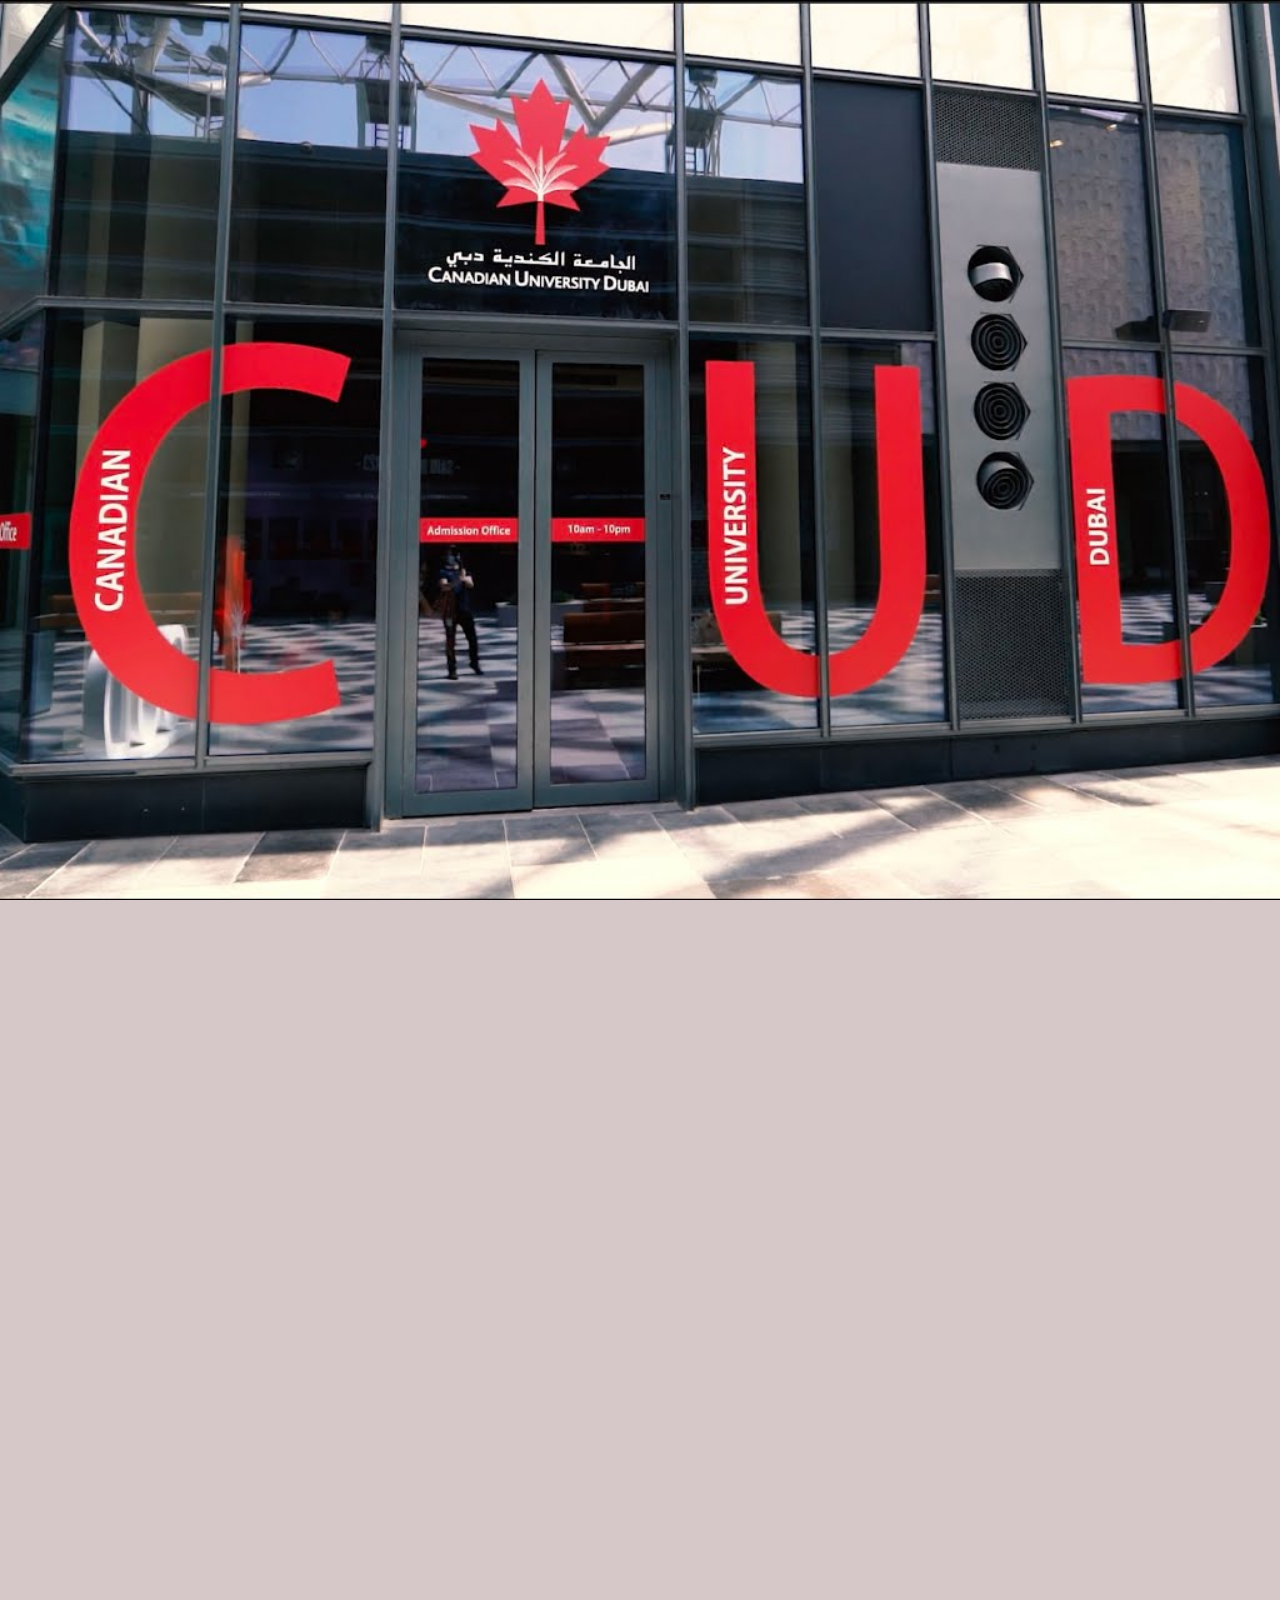
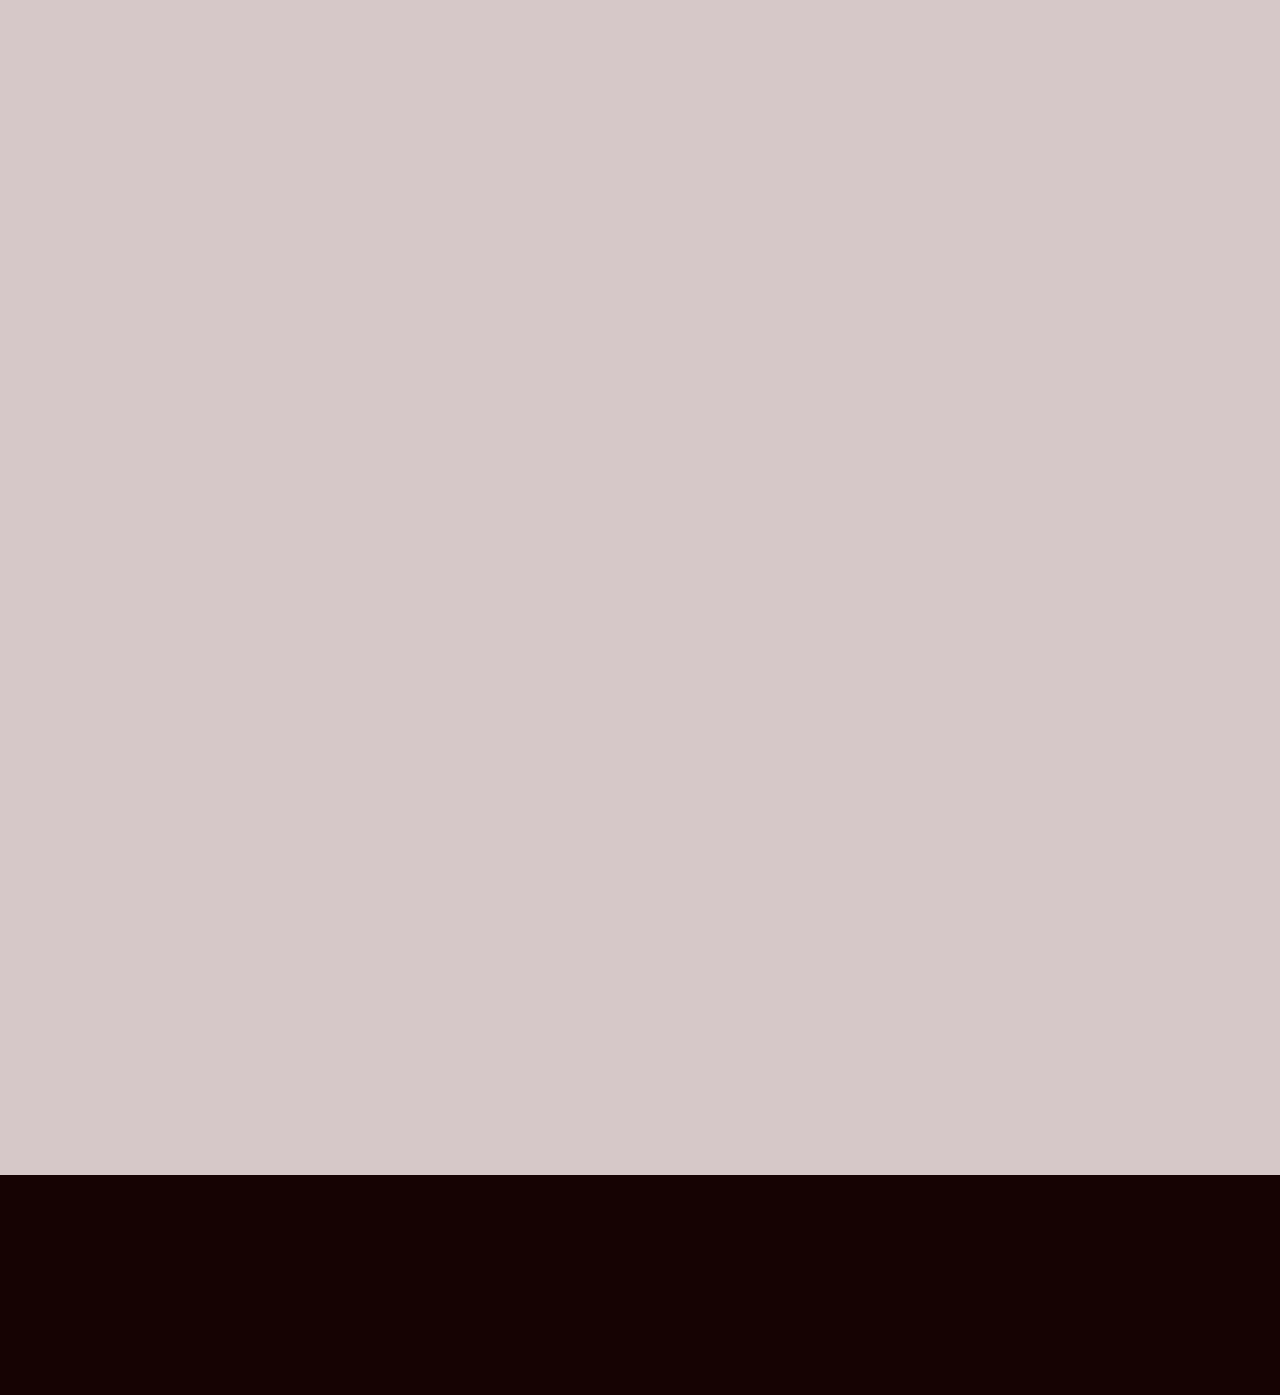
<file: pages/aboutus.html>
<!DOCTYPE html>
<html lang="en">
<head>
    <meta charset="UTF-8">
    <meta name="viewport" content="width=device-width, initial-scale=1.0">
    <title>About Us | Canadian University Dubai</title> <!--title tag shows on the website page-->
    <link rel="stylesheet" href="../css/style.css"> <!--link is for css file from a folder-->
    <link rel="icon" type="image/x-icon" href="../img/cud-profile.jpg"> <!--image logo is displayed to the left side from the title page in browse page-->
    <link rel="stylesheet" href="https://cdnjs.cloudflare.com/ajax/libs/font-awesome/4.7.0/css/font-awesome.min.css"> <!--link to cdnjs to make many different icon tags-->
</head>
<body>

    <!--Header Tag-->
    <header>
        <!--Navigation Bar-->
        <nav class="navbar2">
            <!--To show the logo of CUD-->
            <a href="../index.html"><img src="../img/cud-profile.jpg" alt="Canadian University Dubai" class="Logo2"></a>
            <!--Having easy-to-use navigation is important for any web site.-->
            <ul class="nav-links2">
                <li><a href="../index.html" style="--i:1;"><b>HOME</b></a></li> <!--link moves to a home page-->
                <li><a href="../pages/aboutus.html" style="--i:2;"><b>ABOUT US</b></a></li> <!--link redirects to about page-->
                <li><a href="../pages/admission.html" style="--i:3;"><b>ADMISSIONS</b></a></li> <!--link redirects to admission page-->
                <li><a href="../pages/academic.html" style="--i:4;"><b>ACADEMICS</b></a></li> <!--link redirects to academic page-->
                <li><a href="../pages/campuslife.html" style="--i:5;"><b>CAMPUS LIFE</b></a></li> <!--link redirects to campas life page-->
                <li><a href="../pages/research.html" style="--i:6;"><b>RESEARCH</b></a></li> <!--link redirects to research page-->
                <!--Contact Form-->
                <a href="../pages/contactus.html" class="Ctn2"><button><b>CONTACT US</b></button></a>
            </ul>
            <!--This is for open the menu button-->
            <img src="../img/public.avif" alt="CUD" class="Menu-Button2">
        </nav>
    </header>

    <!--Hero Tag Section-->
    <!--text section & lines-->
    <section class="Hero-Section2">
        <div class="Hero-Ctn2">
        <h1>ABOUT THE CUD</h1>
        <hr class="Linepart2"></hr>
        </div>
    </section>

    <!--About Tag Section-->
    <main class="About_Content">
        <section class="About_Section">
        <div class="Container2">
        <!--heading tag-->
        <h2 class="HEADING">ABOUT THE CANADIAN UNIVERSITY OF DUBAI</h2>
        <div class="Linepart2-1"></div>
        <!--image of campus-->
        <img src="../img/15.jpg" alt="CUD1" class="ADMISSION-1">
        <!--paragraph about CUD-->
        <p class="PARAGRAPH">The Canadian University Dubai properly known as CUD is a private university in Dubai UAE Founded In 2006. The Canadian University Dubai Offers Education based on the Canadian Curriculum.</p> 
        <p class="PARAGRAPH">The University has recently opened a new campus located in the heart of Dubai in City Walk. The University was originally known as Centennial University Of Dubai.</p>
        <p class="PARAGRAPH">This title was changed to the Canadian University Dubai once it became an independent Canadian institution. The University maintains its ties with the original Ontario-based Centennial College, was offering students transfer orders programs after their second year.</p>

        <!--heading tag-->
        <h2 class="HEADING">FACULTIES</h2>
        <div class="Linepart2-1"></div>
        <!--paragraph about facilities-->
        <p class="PARAGRAPH">Canadian University Dubai is composed of four faculties. While graduate programs are offered separately, the faculties and all of the programs offered have both Canadian and Emirati accreditation.</p>
        <!--list of courses-->
        <ul class="LIST1">
            <li>Architecture and Interior Design</li>
            <br>
            <li>Communication Arts and Sciences</li>
            <br>
            <li>Engineering, Applied Science and Technology</li>
            <br>
            <li>Management</li>
        </ul>

        <!--heading tag-->
        <h2 class="HEADING">MISSION</h2>
        <div class="Linepart2-1"></div>
        <!--paragraph for mission-->
        <p class="PARAGRAPH">Is to promotes our Canadian perspectives in learning, research and application, grounded in an appreciation and respect for the diverse culture and values of the UAE.</p>
        </div>

        <!--heading tag-->
        <h2 class="HEADING">VALUES</h2>
        <div class="Linepart2-1"></div>
        <!--paragraph for values-->
        <p class="PARAGRAPH">We value all individuals and strive to maintain an environment built on mutual trust, openness and personal dignity.</p>
        </section>
    </main>
    
    <!--footer tag-->
    <footer>
        <div class="Footer-Content">
        <div class="footer-logo">
            <a href="../index.html"><img src="../img/cud-profile.jpg" alt="cud-logo" class="Logo2"></a>
        </div>

        <!--footer captions-->
        <div class="Footer-Copyright">
            <p class="F2">&copy; 2024 Canadian University Dubai. All rights reserved.<br>&copy; 2024 MADE BY MOHD ADIL HOSSAIN.</p>
        </div>

        <!--footer information content-->
        <div class="Contact-Info">
            <a href="https://www.google.com/maps?ll=25.207272,55.264305&z=13&t=m&hl=en&gl=AE&mapclient=embed&cid=6685764354200961924"><h5><i class="fa fa-map-marker"></i> City Walk, 
            Dubai<br>United Arab Emirates</h5></a>
            <br>
            <a href="tel:+97143219090"><h5><i class="fa fa-phone"></i> MOBILE NUMBER : +971 4 321 9090</h5></a>
            <br>
            <a href="mailto:info@cud.ac.ae"><h5><i class="fa fa-envelope"></i> EMAIL : info@cud.ac.ae</h5></a>
        </div>

        <!--support and follow all the social media-->
        <div class="Social-Media">
            <a href="https://api.whatsapp.com/send?phone=97180069283" class="Links" style="--i:1;"><i class="fa fa-whatsapp"></i></a> <!--links opens a new tab-->
            <a href="http://www.facebook.com/CanadianUniversityDubai" class="Links" style="--i:2;"><i class="fa fa-facebook"></i></a> <!--links opens a new tab-->
            <a href="http://instagram.com/canadianuniversitydubai" class="Links" style="--i:3;"><i class="fa fa-instagram"></i></a> <!--links opens a new tab-->
            <a href="https://www.linkedin.com/school/canadian-university-dubai" class="Links" style="--i:4;"><i class="fa fa-linkedin"></i></a> <!--links opens a new tab-->
            <a href="http://www.youtube.com/user/webcud" class="Links" style="--i:5;"><i class="fa fa-youtube"></i></a> <!--links opens a new tab-->
            <a href="https://twitter.com/@cuduae" class="Links" style="--i:6;"><i class="fa fa-twitter"></i></a> <!--links opens a new tab-->
        </div>
        </div>
    </footer>

    <!--link to javascript file from a folder-->
    <script src="../javascript/script.js"></script>
    
</body>
</html>
</file>
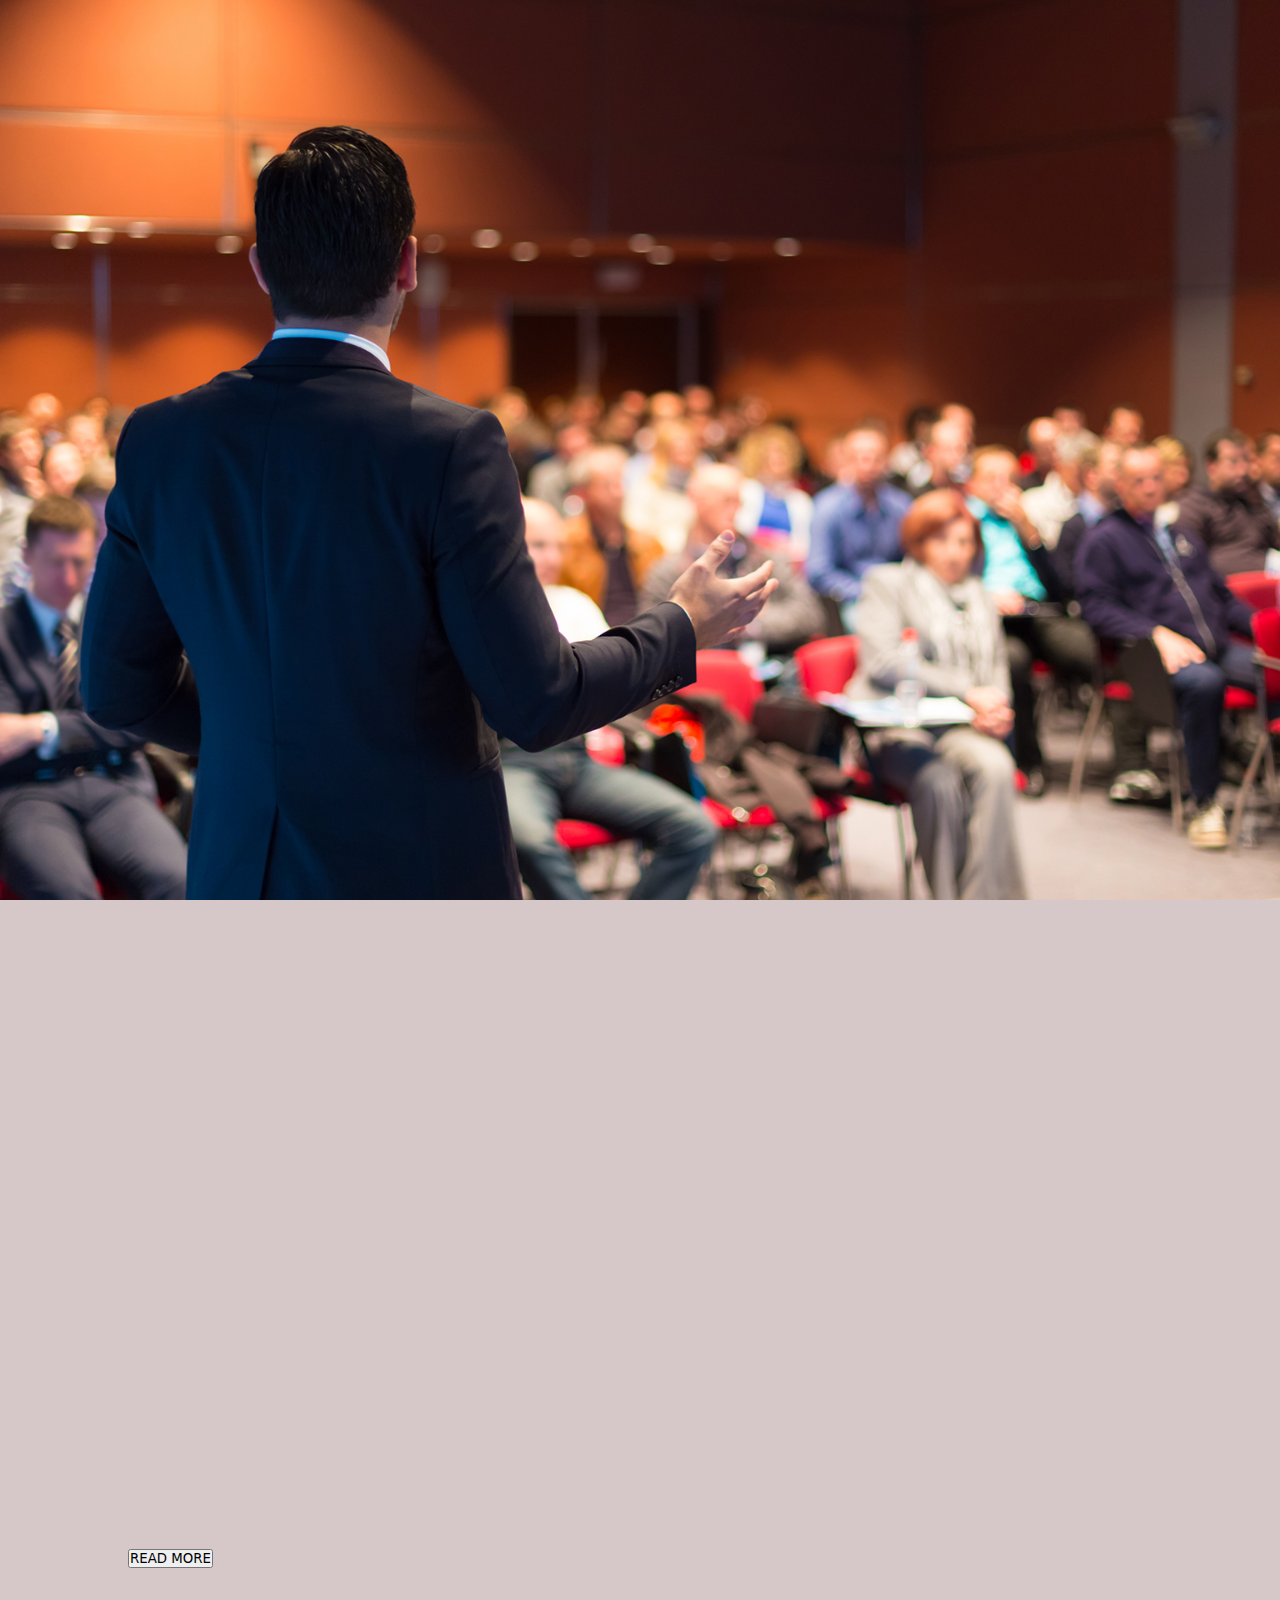
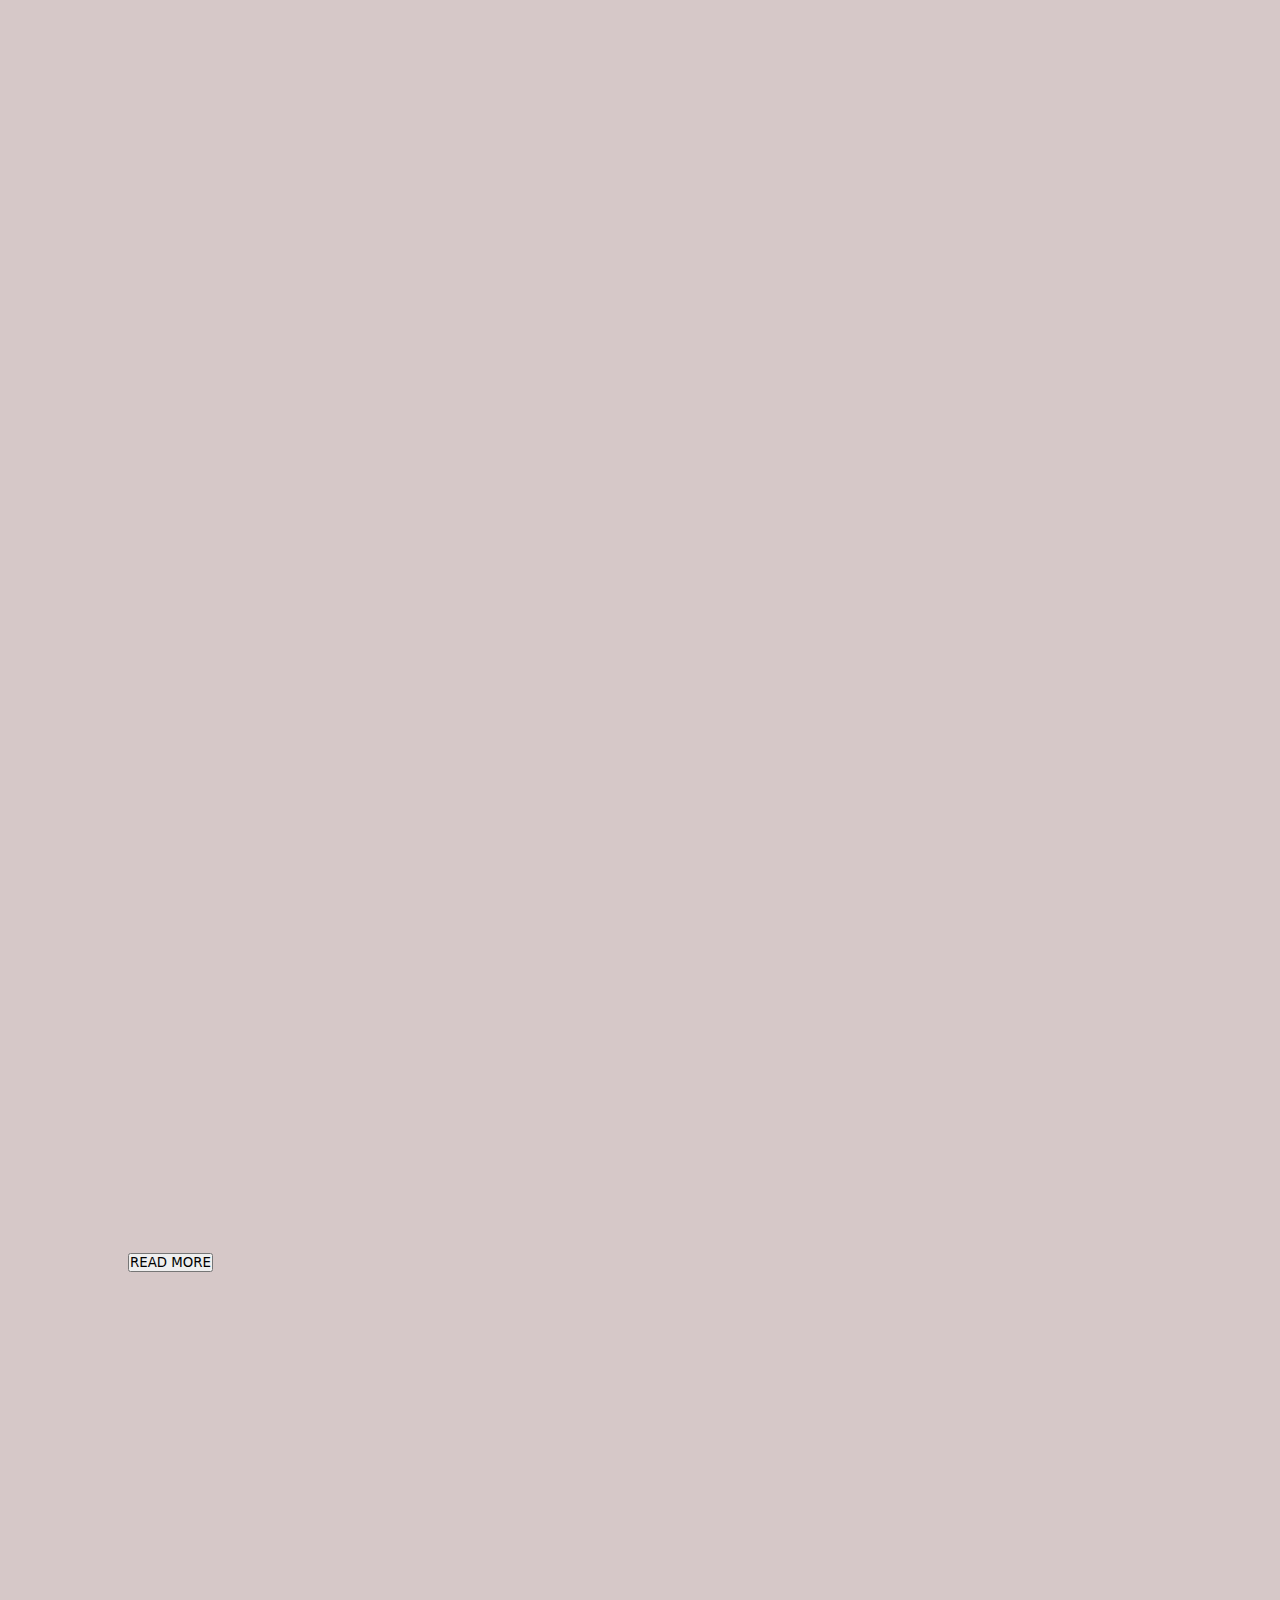
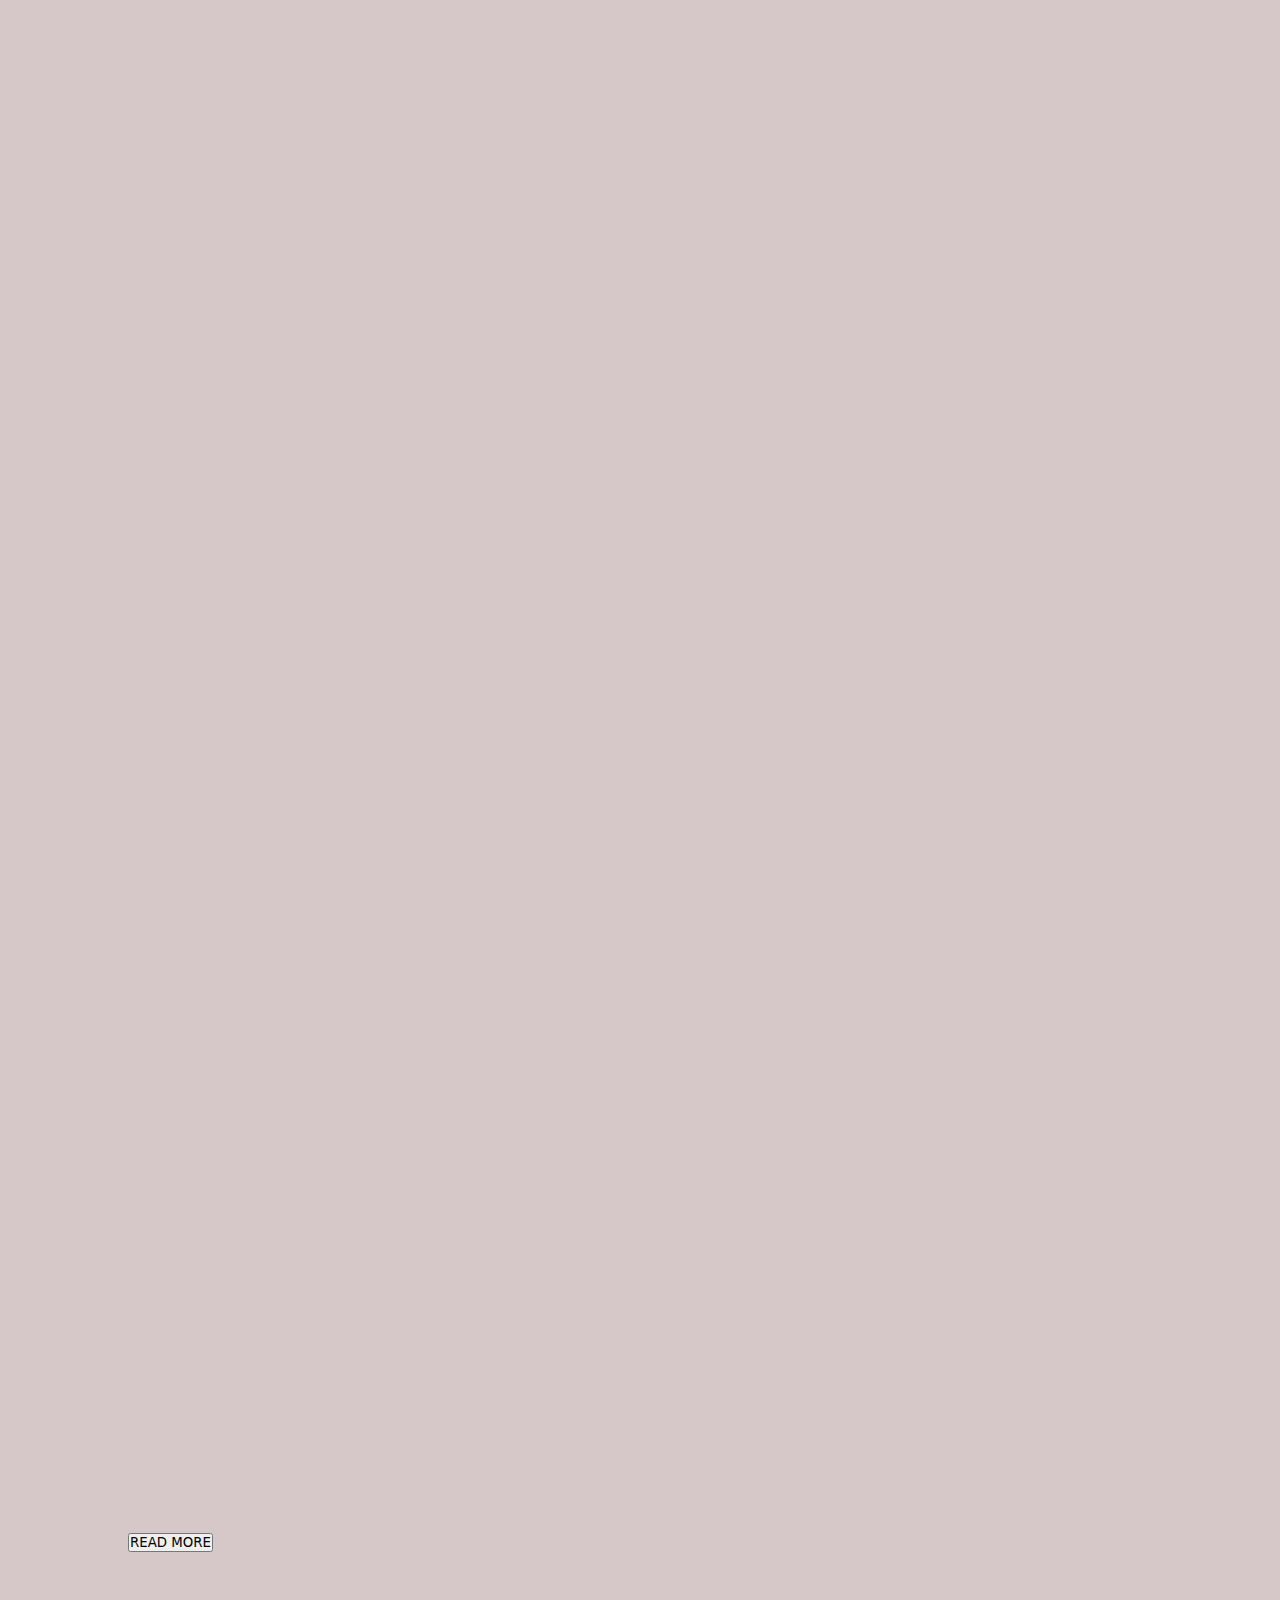
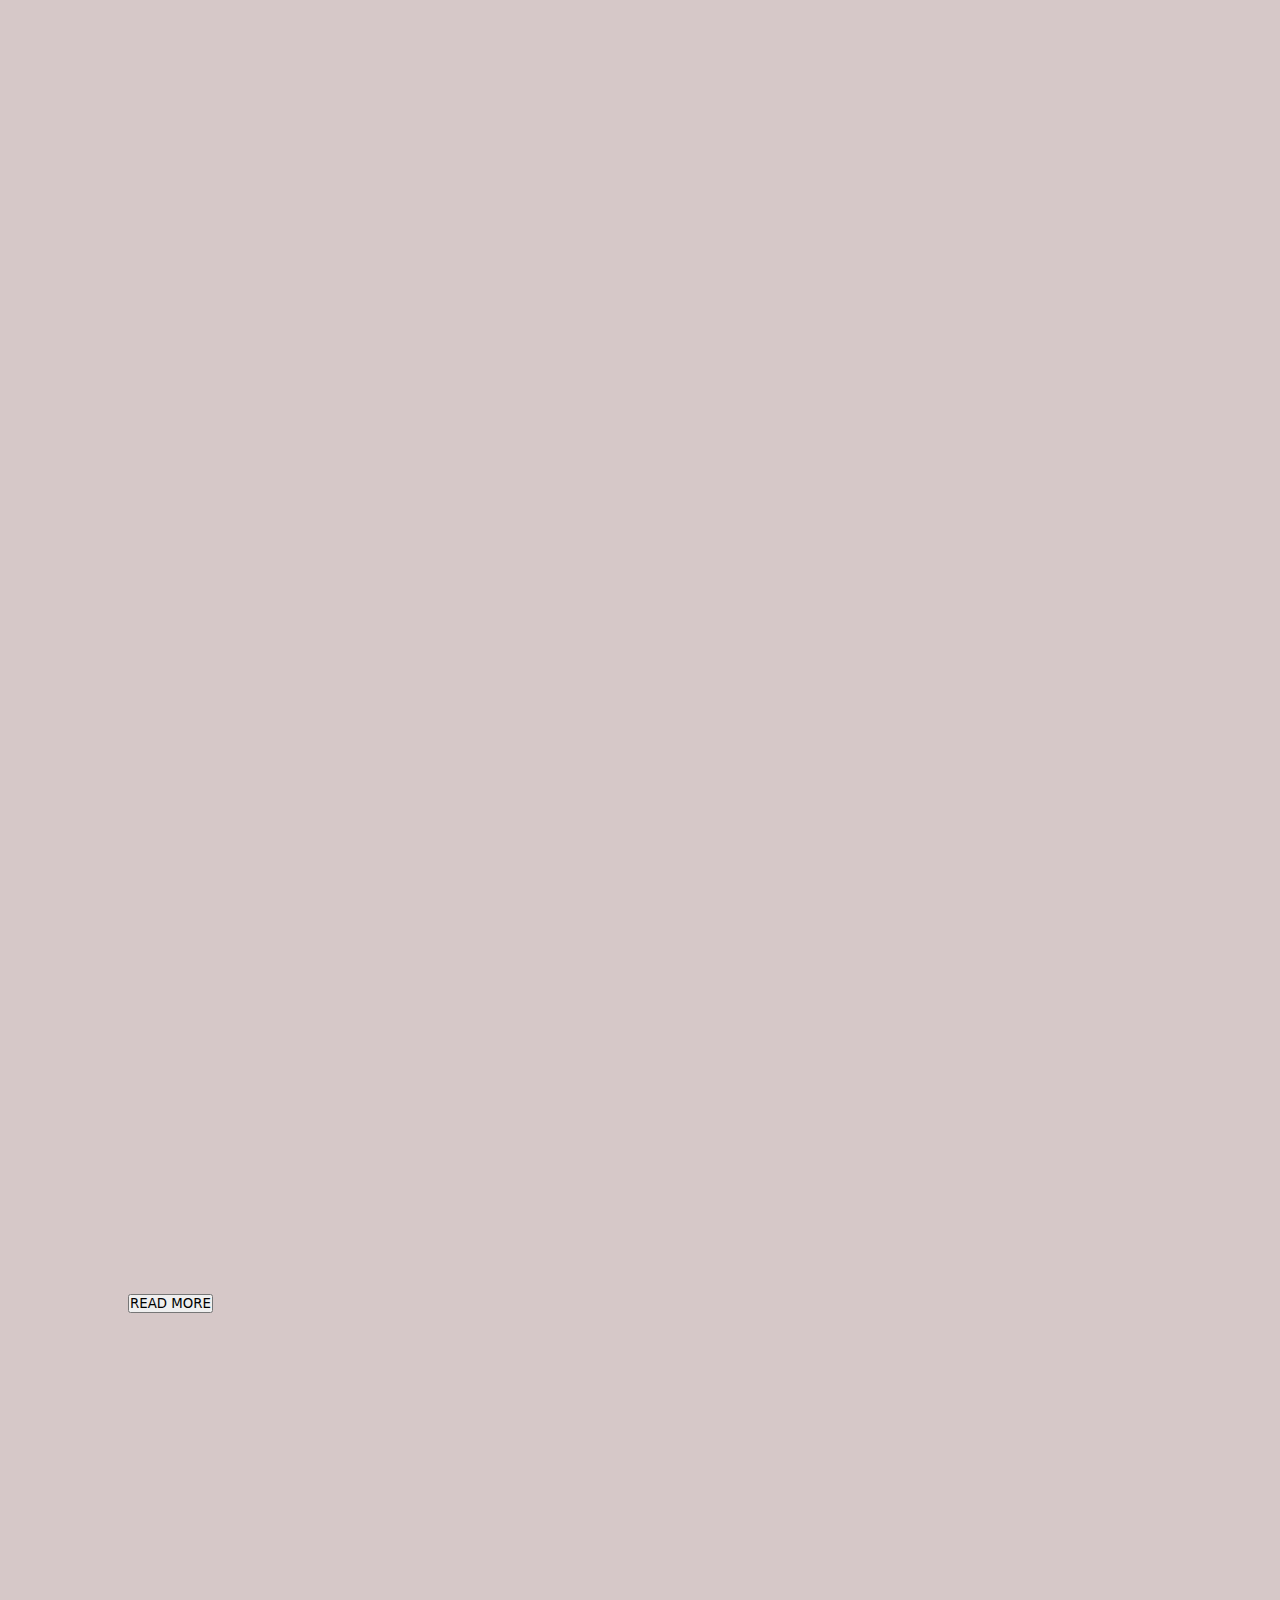
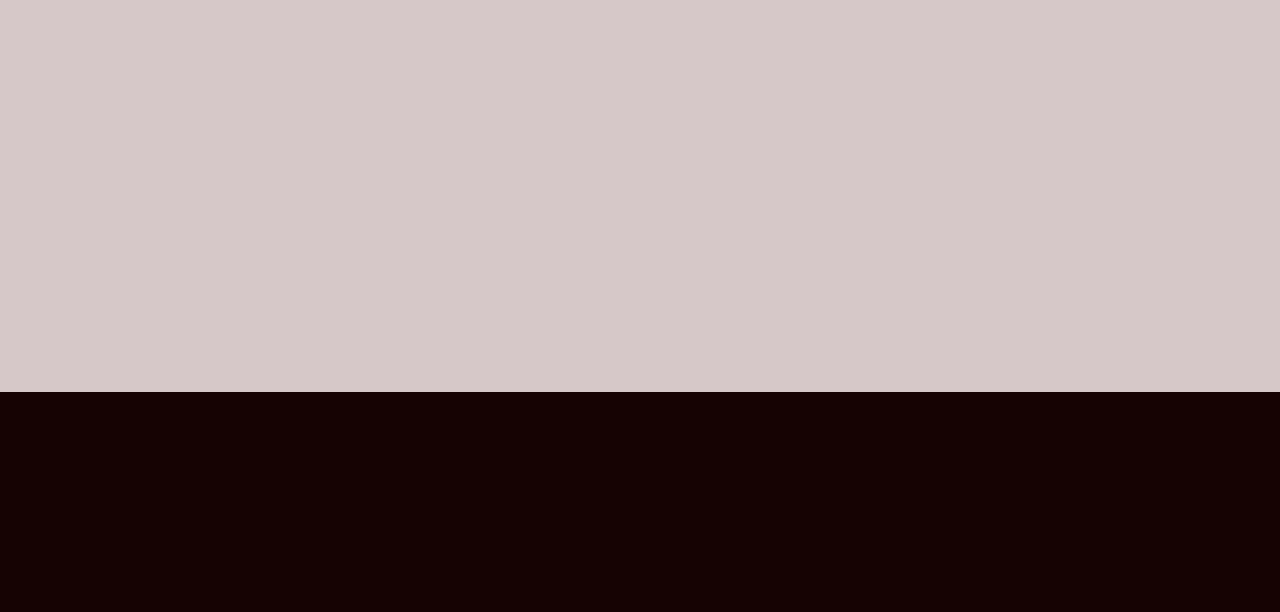
<file: pages/academic.html>
<!DOCTYPE html>
<html lang="en">
<head>
    <meta charset="UTF-8">
    <meta name="viewport" content="width=device-width, initial-scale=1.0">
    <title>Academic | Canadian University Dubai</title> <!--title tag shows on the website page-->
    <link rel="stylesheet" href="../css/style.css"> <!--link is for css file from a folder-->
    <link rel="stylesheet" href="../css/style1.css"> <!--link is for css1 file from a folder-->
    <link rel="icon" type="image/x-icon" href="../img/cud-profile.jpg"> <!--image logo is displayed to the left side from the title page in browse page-->
    <link rel="stylesheet" href="https://cdnjs.cloudflare.com/ajax/libs/font-awesome/4.7.0/css/font-awesome.min.css"> <!--link to cdnjs to make many different icon tags-->
</head>
<body>
    
    <!--Header Tag-->
    <header>
        <!--Navigation Bar-->
        <nav class="navbar4">
            <!--To show the logo of CUD-->
            <a href="../index.html"><img src="../img/cud-profile.jpg" alt="Canadian University Dubai" class="Logo4"></a>
            <!--Having easy-to-use navigation is important for any web site.-->
            <ul class="nav-links4">
                <li><a href="../index.html" style="--i:1;"><b>HOME</b></a></li> <!--link moves to a home page-->
                <li><a href="../pages/aboutus.html" style="--i:2;"><b>ABOUT US</b></a></li> <!--link redirects to about page-->
                <li><a href="../pages/admission.html" style="--i:3;"><b>ADMISSIONS</b></a></li> <!--link redirects to admission page-->
                <li><a href="../pages/academic.html" style="--i:4;"><b>ACADEMICS</b></a></li> <!--link redirects to academic page-->
                <li><a href="../pages/campuslife.html" style="--i:5;"><b>CAMPUS LIFE</b></a></li> <!--link redirects to campas life page-->
                <li><a href="../pages/research.html" style="--i:6;"><b>RESEARCH</b></a></li> <!--link redirects to research page-->
                <!--Contact Form-->
                <a href="../pages/contactus.html" class="Ctn4"><button><b>CONTACT US</b></button></a>
            </ul>
            <!--This is for open the menu button-->
            <img src="../img/public.avif" alt="CUD" class="Menu-Button4">
        </nav>
    </header>

    <!--Hero Tag Section-->
    <!--text section & lines-->
    <section class="Hero-Section4">
        <div class="Hero-Ctn4">
        <h1>SCHOOLS & DEPARTMENTS</h1>
        <hr class="Linepart4"></hr>
        </div>
    </section>

    <!--Academic Section Tag-->
    <section class="Topic1">
    <div class="Title">
    <!--heading tag--> 
    <h1>SCHOOL OF ARCHITECTURE AND<br>
    INTERIOR DESIGN</h1>
    <div class="Line1"></div>
    </div>
    <!--paragraph about architecure & interior design-->
    <p class="PARAGRAPH">The School of Architecture and Interior Design strives to provide 
        students with the knowledge and tools to enable them to become change makers within 
        the industry. The studio experience is central to our teaching model and challenges 
        students to translate the classroom experience into practice through innovative design 
        and entrepreneurial ideas.<span id="dots">...</span>
        <br>
        <span id="more">The fast-paced evolution of architecture, interior design and 
        sustainability, our students are encouraged to critically analyze situations and develop 
        unique design solutions, while acknowledging the human relationship to land and design,
         with empathy and responsibility.</span></p>
        <button onclick="myFunction()" id="myBTN">READ MORE</button>
    </section>

    <!--Academic Section Tag-->
    <section class="Topic1">
    <div class="Title">
        <!--heading tag--> 
        <h1>DEPARTMENT</h1>
        <div class="Line1"></div>
    </div>
    <div class="flexbox1">
    <div class="D-Container">
        <!--images tag-->
        <img src="../img/architecture-design---1920x1080.jpg" alt="Architecture">
        <div class="D-Card">
            <!--heading tag--> 
            <h1>DEPARTMENT OF ARCHITECTURE</h1>
            <p>DISCOVER</p>
        </div>
    </div>
    <div class="D-Container">
        <!--images tag-->
        <img src="../img/department-interior-design-1920x1080.jpg" alt="Interior Design">
        <div class="D-Card">
            <!--heading tag--> 
            <h1>DEPARTMENT OF INTERIOR DESIGN</h1>
            <p>DISCOVER</p>
        </div>
    </div>
    </div>
    </section>

    <!--Academic Section Tag-->
    <section class="Topic1">
    <div class="Title">
        <!--heading tag--> 
        <h1>FACULTY OF COMMUNICATION, ARTS & SCIENCES</h1>
        <div class="Line1"></div>
    </div>
    <!--paragraph about communication arts & sciences-->
    <p class="PARAGRAPH">The Faculty of Communication, Arts and Sciences brings together a unique 
        set of multidisciplinary programs that offer cutting-edge learning based on contemporary 
        research, creativity and practice. Our curricula provide opportunities for students to study 
        a range of subjects that are highly innovative and structured to deliver an authentic learning 
        experience.<span id="dots1">...</span>
        <br>
        <span id="more1">All of our programs and courses are directly linked to current and future innovations, 
        research, and professional practice and designed to impart the knowledge and practical skills to set you 
        apart as the strongest of contenders when entering the competitive employment market.</span></p>
        <button onclick="myFunction1()" id="myBTN1">READ MORE</button>
    </section>

    <!--Academic Section Tag-->
    <section class="Topic1">
        <div class="Title">
            <!--heading tag--> 
            <h1>DEPARTMENT</h1>
            <div class="Line1"></div>
        </div>
        <div class="flexbox1">
        <div class="D-Container">
            <!--images tag-->
            <img src="../img/department_communication.png" alt="Comunication">
            <div class="D-Card">
                <!--heading tag--> 
                <h1>DEPARTMENT OF COMUNICATION & MEDIA</h1>
                <p>DISCOVER</p>
            </div>
        </div>
        <div class="D-Container">
            <!--images tag-->
            <img src="../img/department_creative_industries1.png" alt="Creative">
            <div class="D-Card">
                <!--heading tag--> 
                <h1>DEPARTMENT OF CREATIVE INDUSTRIES</h1>
                <p>DISCOVER</p>
            </div>
        </div>
        </div>
        <div class="flexbox1">
            <div class="D-Container">
                <!--images tag-->
                <img src="../img/dept-of-env-health1_3.png" alt="Health">
                <div class="D-Card">
                    <!--heading tag--> 
                    <h1>DEPARTMENT OF PUBLIC HEALTH</h1>
                    <p>DISCOVER</p>
                </div>
            </div>
            <div class="D-Container">
                <!--images tag-->
                <img src="../img/department-of-social-sciences-1920x1080.jpg" alt="Social">
                <div class="D-Card">
                    <!--heading tag--> 
                    <h1>DEPARTMENT OF SOCIAL SCIENCE</h1>
                    <p>DISCOVER</p>
                </div>
            </div>
            </div>
    </section>

    <!--Academic Section Tag-->
    <section class="Topic1">
    <div class="Title">
        <!--heading tag--> 
        <h1>SCHOOL OF ENGINEERING, APPLIED SCIENCE & TECHNOLOGY</h1>
        <div class="Line1"></div>
    </div>
    <!--paragraph about engineering-->
    <p class="PARAGRAPH">The School of Engineering, Applied Science and Technology offers 
        an outstanding range of dynamic academic programs that are built upon our partnerships 
        with leading Canadian institutions, both in the creation of our curricula and the pursuit 
        of first-class research. Our unique 2 + 2 program with the prestigious Queen’s University, 
        Ontario, allows students to transfer to Canada and graduate with a world-class engineering 
        degree.<span id="dots2">...</span>
        <br>
        <span id="more2">We use the latest technologies and labs to ensure that students are trained 
        to ‘hit the ground running’ when they join the workplace. You will experience a learning environment 
        where excellence in instruction, mastery of technology, and outstanding opportunities for work placement 
        and research are top priorities.</span></p>
        <button onclick="myFunction2()" id="myBTN2">READ MORE</button>
    </section>

    <!--Academic Section Tag-->
    <section class="Topic1">
        <div class="Title">
            <!--heading tag--> 
            <h1>DEPARTMENT</h1>
            <div class="Line1"></div>
        </div>
    </div>
    <div class="flexbox1">
        <div class="D-Container">
            <!--images tag-->
            <img src="../img/dept_of_computer_engg_0.png" alt="CE&CS">
            <div class="D-Card">
                <!--heading tag--> 
                <h1>DEPARTMENT OF COMPUTER ENGINEERING & COMPUTATIONAL SCIENCES</h1>
                <p>DISCOVER</p>
            </div>
        </div>
        <div class="D-Container">
            <!--images tag-->
            <img src="../img/dept_of_electrical_engin.png" alt="EE">
            <div class="D-Card">
                <!--heading tag--> 
                <h1>DEPARTMENT OF ELECTRICAL ENGINEERING</h1>
                <p>DISCOVER</p>
            </div>
        </div>
        </div>
    </section>

    <!--Academic Section Tag-->
    <section class="Topic1">
        <div class="Title">
            <!--heading tag--> 
            <h1>SCHOOL OF MANAGEMENT</h1>
            <div class="Line1"></div>
        </div>
        <!--paragraph about management-->
    <p class="PARAGRAPH">The School of Management encompasses the largest number 
        of students at CUD, and is one of the biggest schools of its kind in the UAE. 
        With a wide range of programs in business and management, and a population that 
        embraces over 150 nationalities, our goal is to prepare students for the 
        challenges they will face in this ever-changing globalized business 
        environment.<span id="dots3">...</span>
        <br>
        <span id="more3">The curriculum, teaching methods and support services are contemporary, 
        dynamic and designed to deliver a personalized, future-facing learning experience. 
        The Faculty collaborates with several globally renowned education and corporate 
        institutions to provide exciting opportunities for students to progress and grow 
        both academically and professionally.</span></p>
        <button onclick="myFunction3()" id="myBTN3">READ MORE</button>
    </section>

    <!--Academic Section Tag-->
    <section class="Topic1">
        <div class="Title">
            <!--heading tag--> 
            <h1>DEPARTMENT</h1>
            <div class="Line1"></div>
        </div>
    </div>
    <div class="flexbox1">
        <div class="D-Container">
            <!--images tag-->
            <img src="../img/fd-master-of-business-administration-finance-1920x1080.jpg" alt="GRADUATE">
            <div class="D-Card">
                <!--heading tag--> 
                <h1>GRADUATE</h1>
                <p>DISCOVER</p>
            </div>
        </div>
        <div class="D-Container">
            <!--images tag-->
            <img src="../img/fd-bachelor-of-business-administration-in-events-and-tourism-1920x1080.jpg" alt="UNDERGRADUATE">
            <div class="D-Card">
                <!--heading tag--> 
                <h1>UNDERGRADUATE</h1>
                <p>DISCOVER</p>
            </div>
        </div>
        </div>
    </section>

    <!--footer tag-->
    <footer>
        <div class="Footer-Content">
        <div class="footer-logo">
            <a href="../index.html"><img src="../img/cud-profile.jpg" alt="cud-logo" class="Logo2"></a>
        </div>

        <!--footer captions-->
        <div class="Footer-Copyright">
            <p class="F2">&copy; 2024 Canadian University Dubai. All rights reserved.<br>&copy; 2024 MADE BY MOHD ADIL HOSSAIN.</p>
        </div>

        <!--footer information content-->
        <div class="Contact-Info">
            <a href="https://www.google.com/maps?ll=25.207272,55.264305&z=13&t=m&hl=en&gl=AE&mapclient=embed&cid=6685764354200961924"><h5><i class="fa fa-map-marker"></i> City Walk, 
            Dubai<br>United Arab Emirates</h5></a>
            <br>
            <a href="tel:+97143219090"><h5><i class="fa fa-phone"></i> MOBILE NUMBER : +971 4 321 9090</h5></a>
            <br>
            <a href="mailto:info@cud.ac.ae"><h5><i class="fa fa-envelope"></i> EMAIL : info@cud.ac.ae</h5></a>
        </div>

        <!--support and follow all the social media-->
        <div class="Social-Media">
            <a href="https://api.whatsapp.com/send?phone=97180069283" class="Links" style="--i:1;"><i class="fa fa-whatsapp"></i></a>
            <a href="http://www.facebook.com/CanadianUniversityDubai" class="Links" style="--i:2;"><i class="fa fa-facebook"></i></a>
            <a href="http://instagram.com/canadianuniversitydubai" class="Links" style="--i:3;"><i class="fa fa-instagram"></i></a>
            <a href="https://www.linkedin.com/school/canadian-university-dubai" class="Links" style="--i:4;"><i class="fa fa-linkedin"></i></a>
            <a href="http://www.youtube.com/user/webcud" class="Links" style="--i:5;"><i class="fa fa-youtube"></i></a>
            <a href="https://twitter.com/@cuduae" class="Links" style="--i:6;"><i class="fa fa-twitter"></i></a>
        </div>
        </div>
    </footer>

    <!--link to javascript file from a folder-->
    <script src="../javascript/script.js"></script>
    
</body>
</html>
</file>
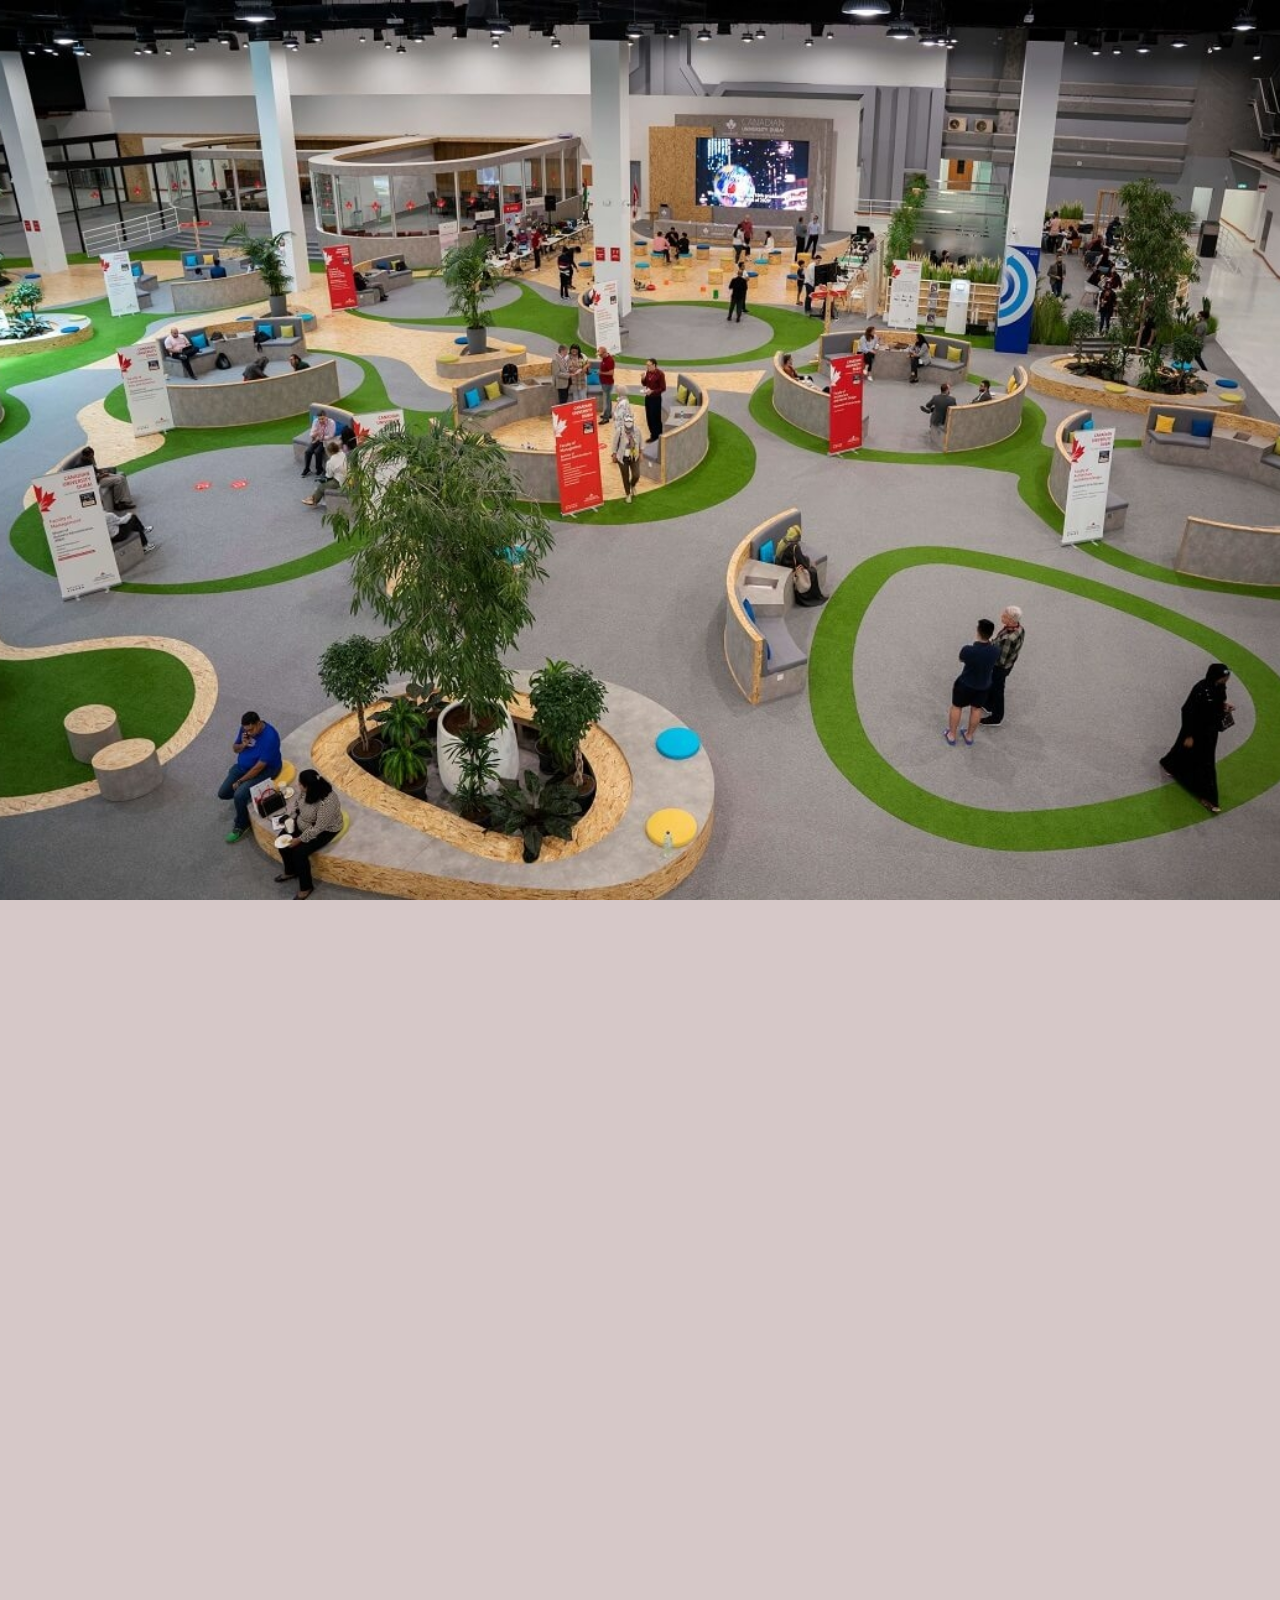
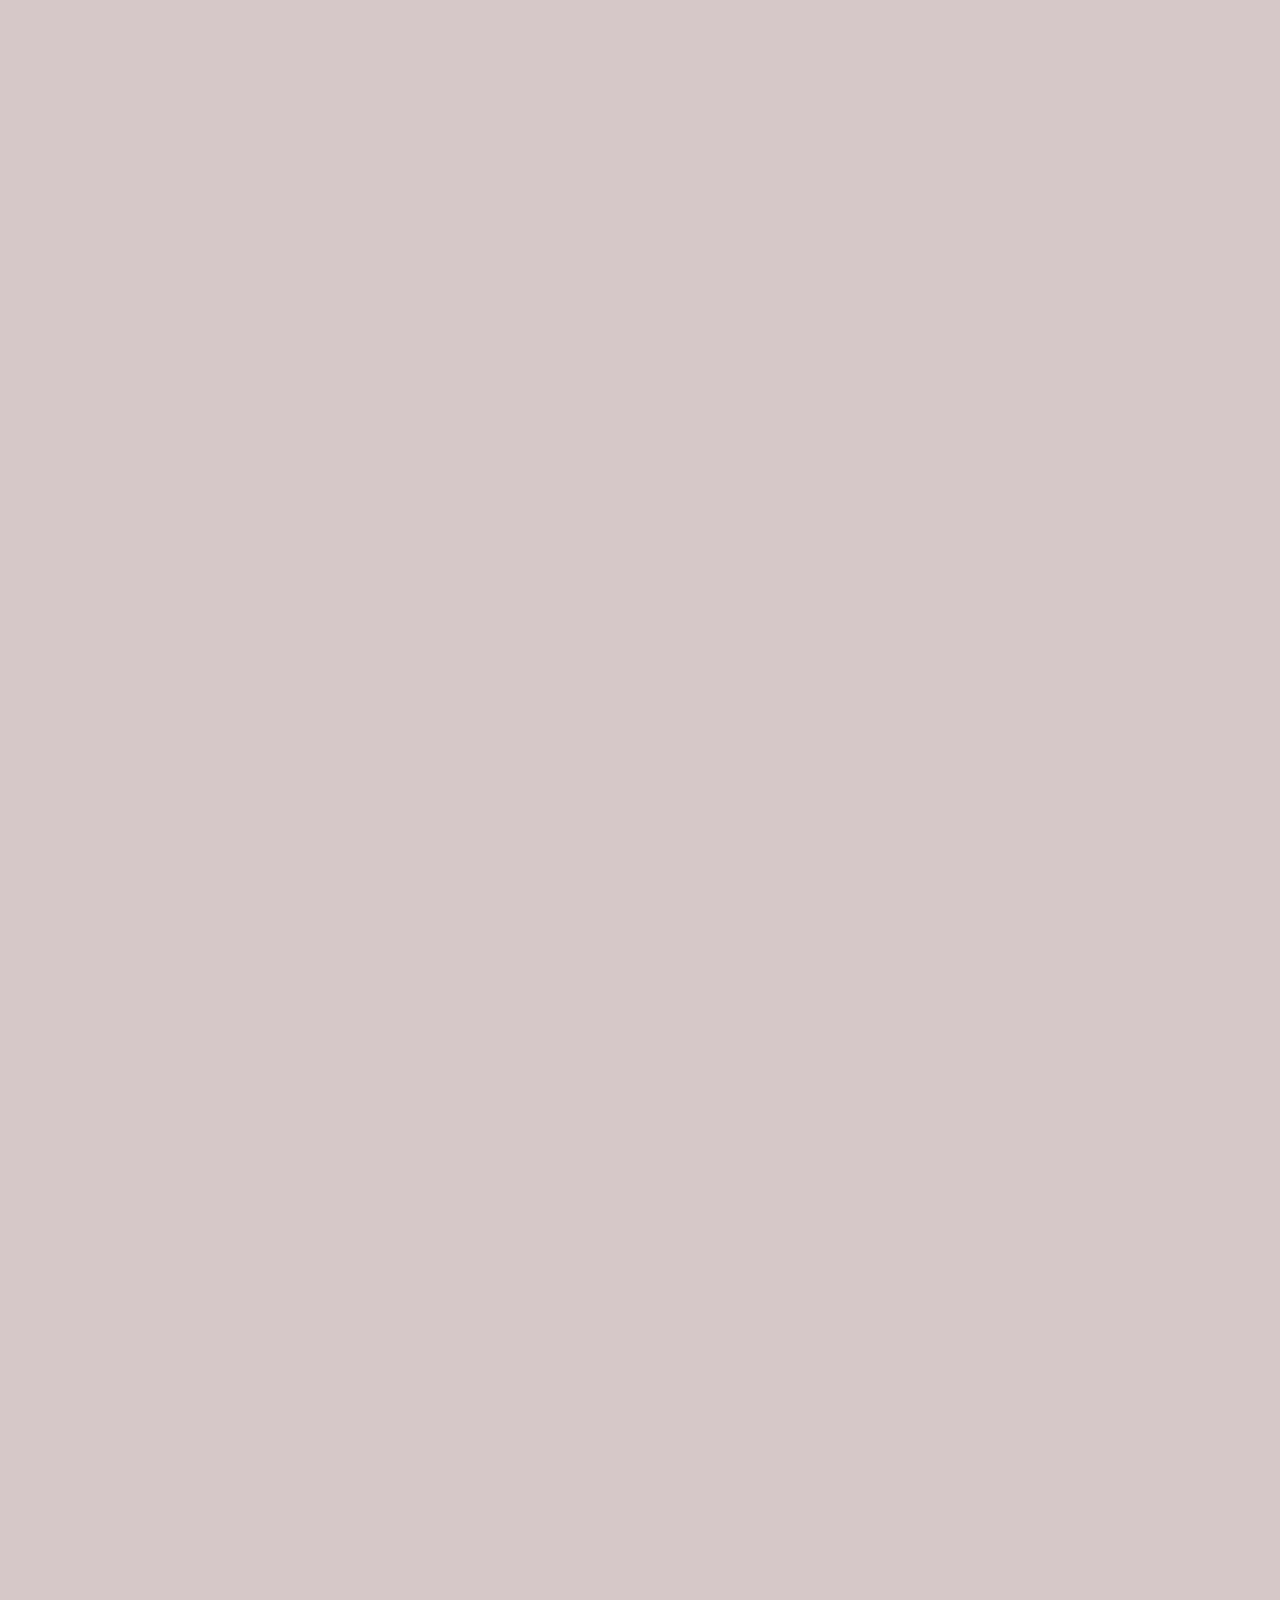
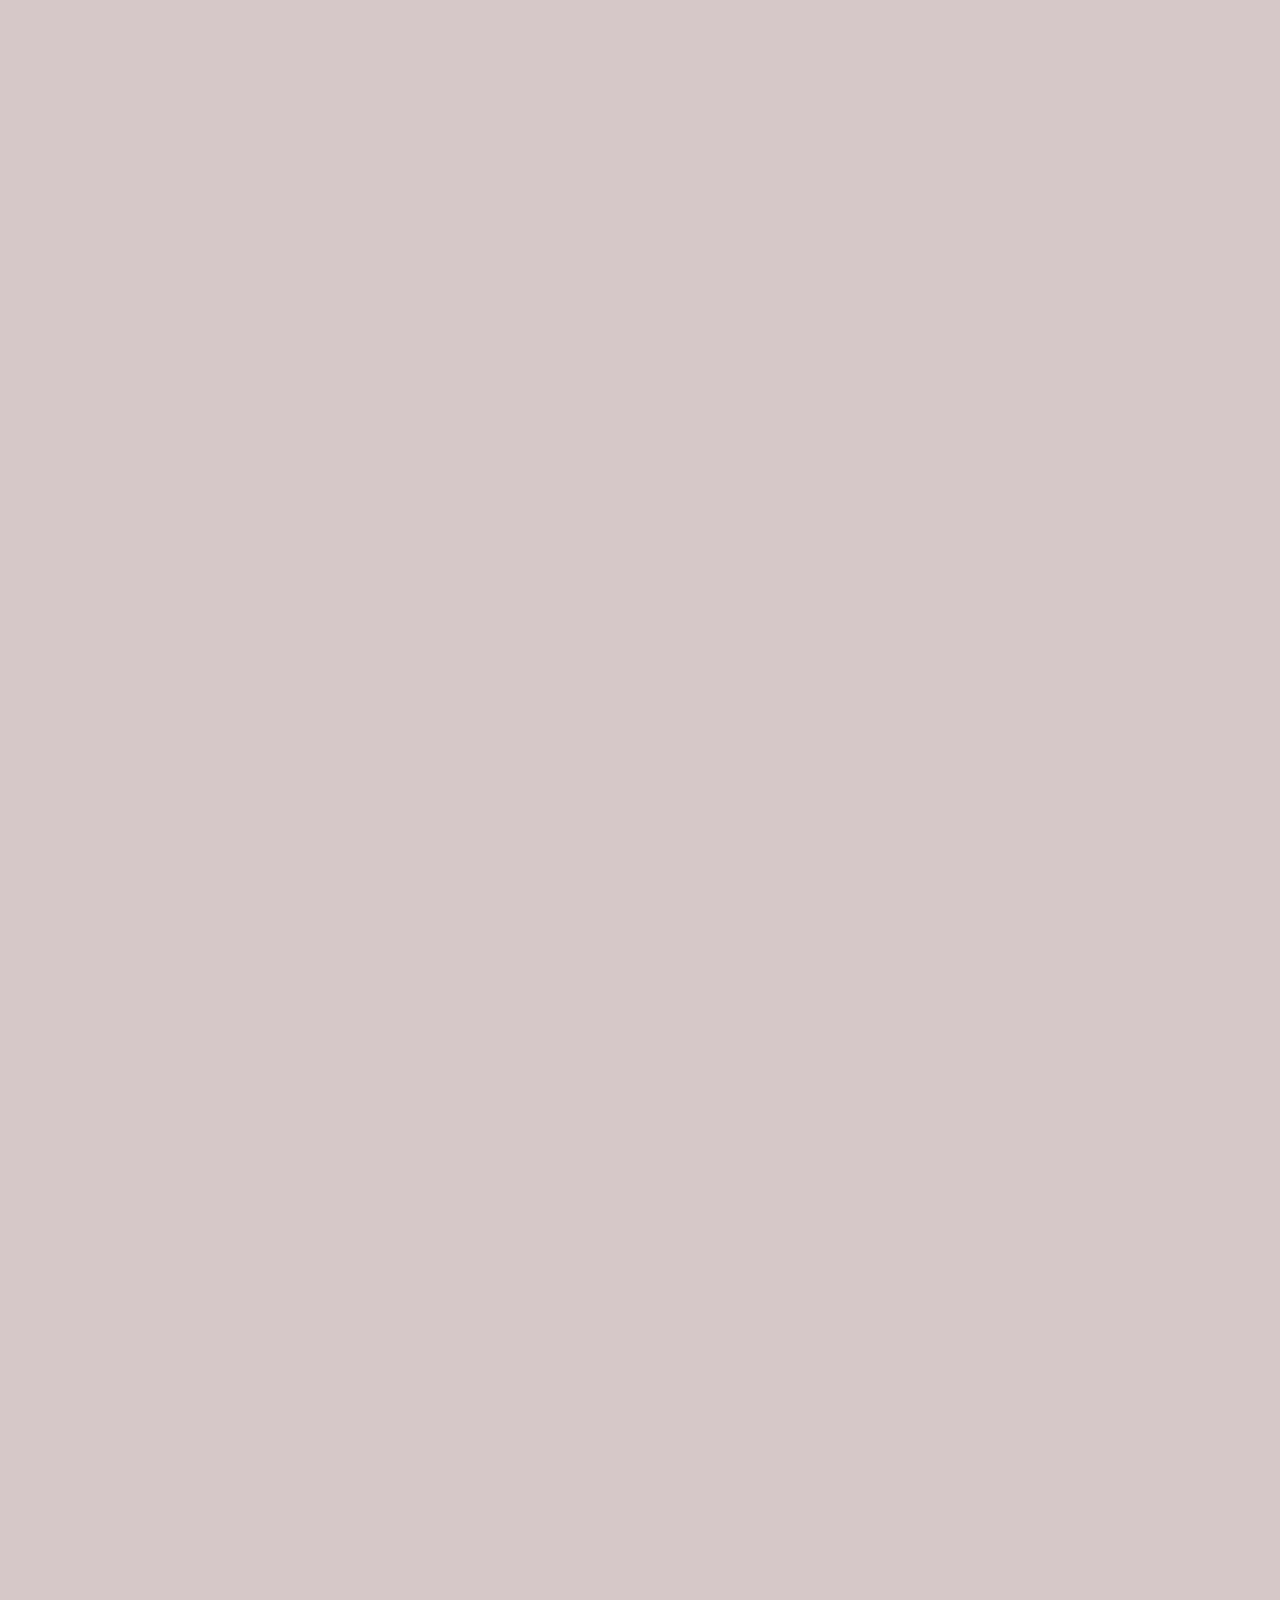
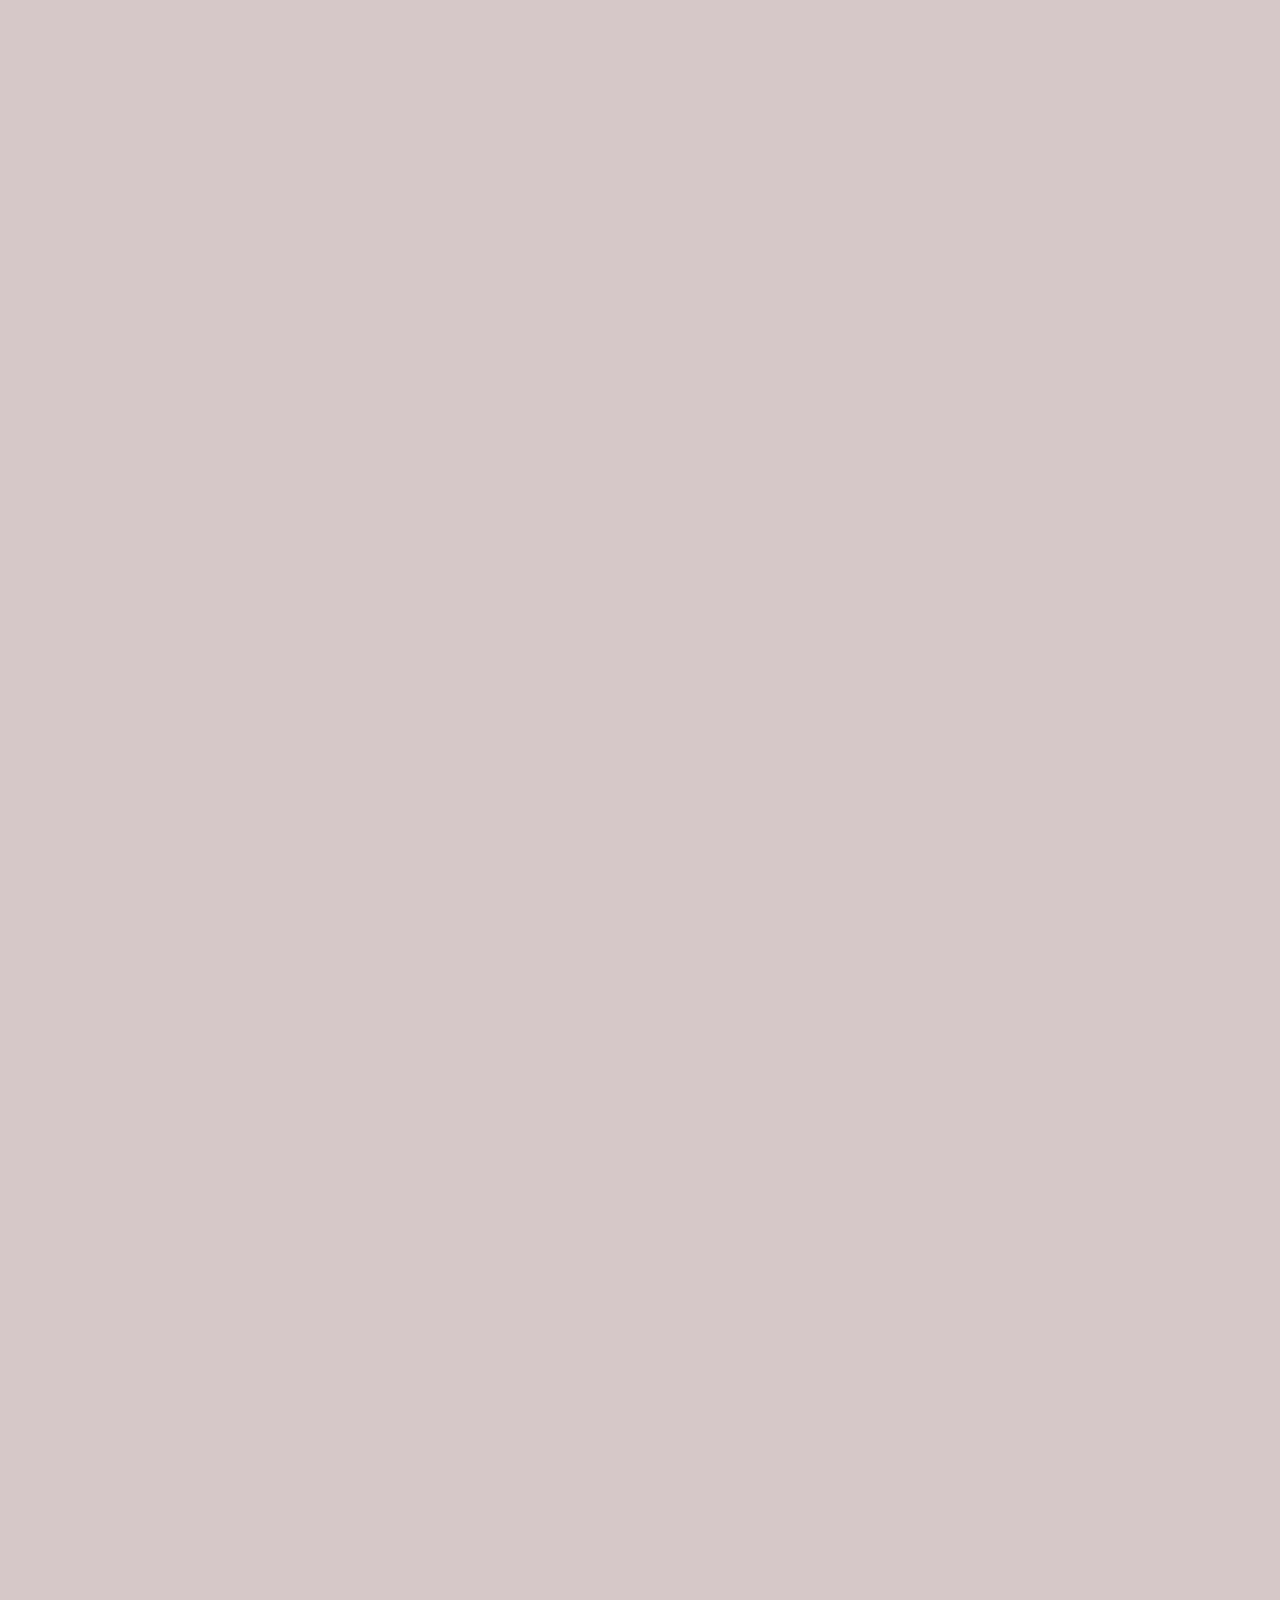
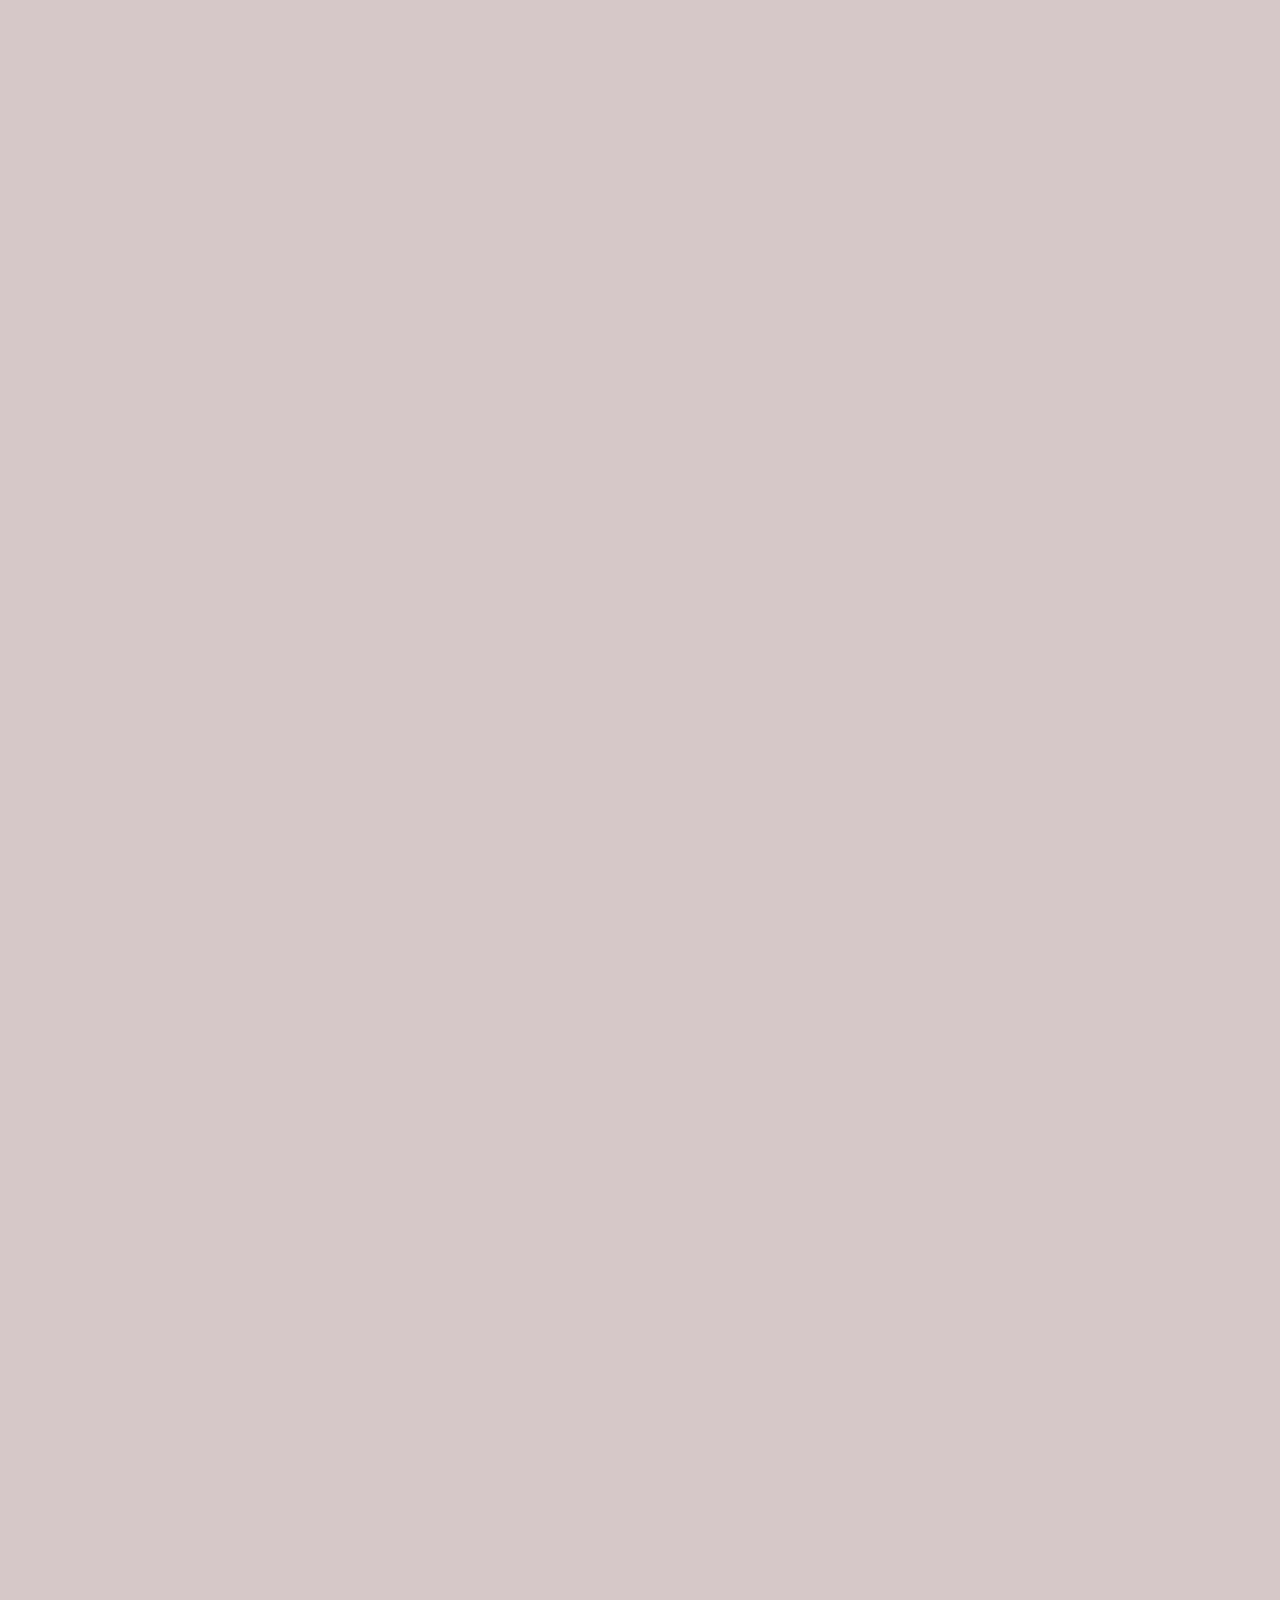
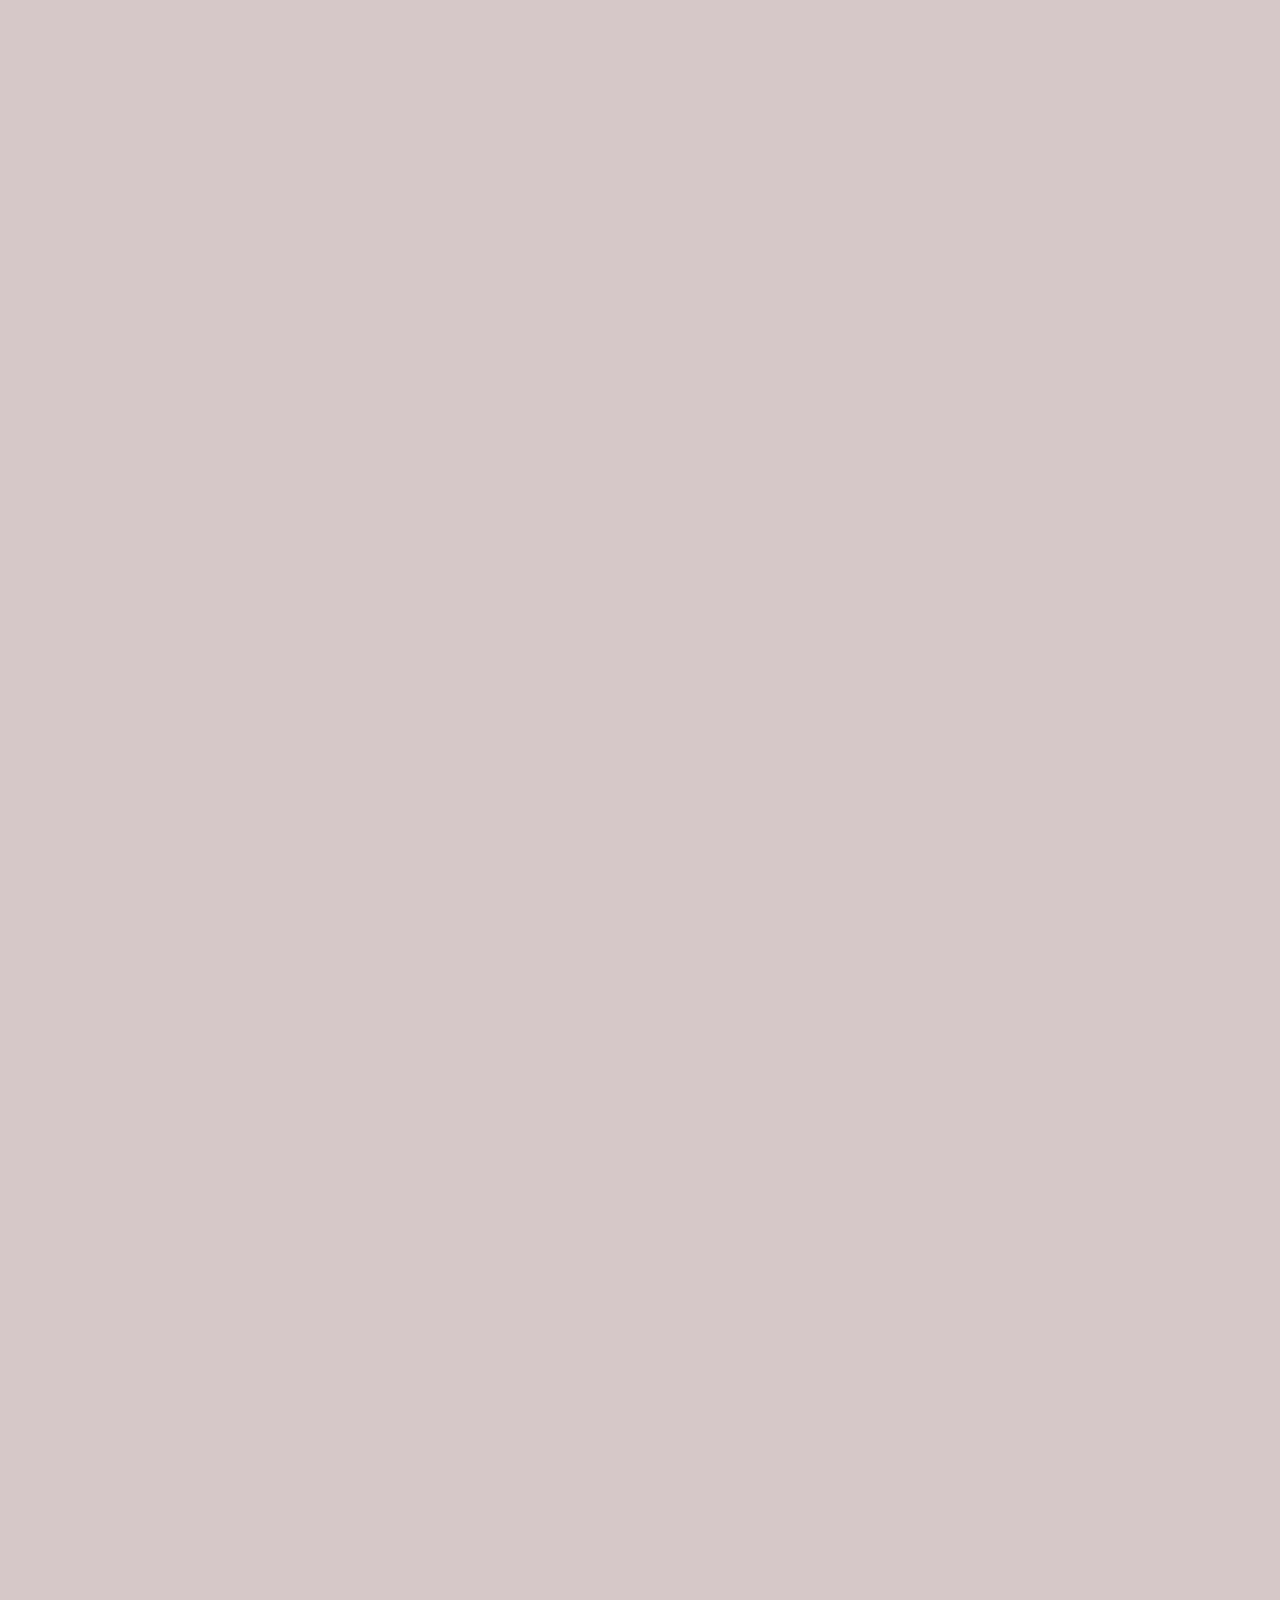
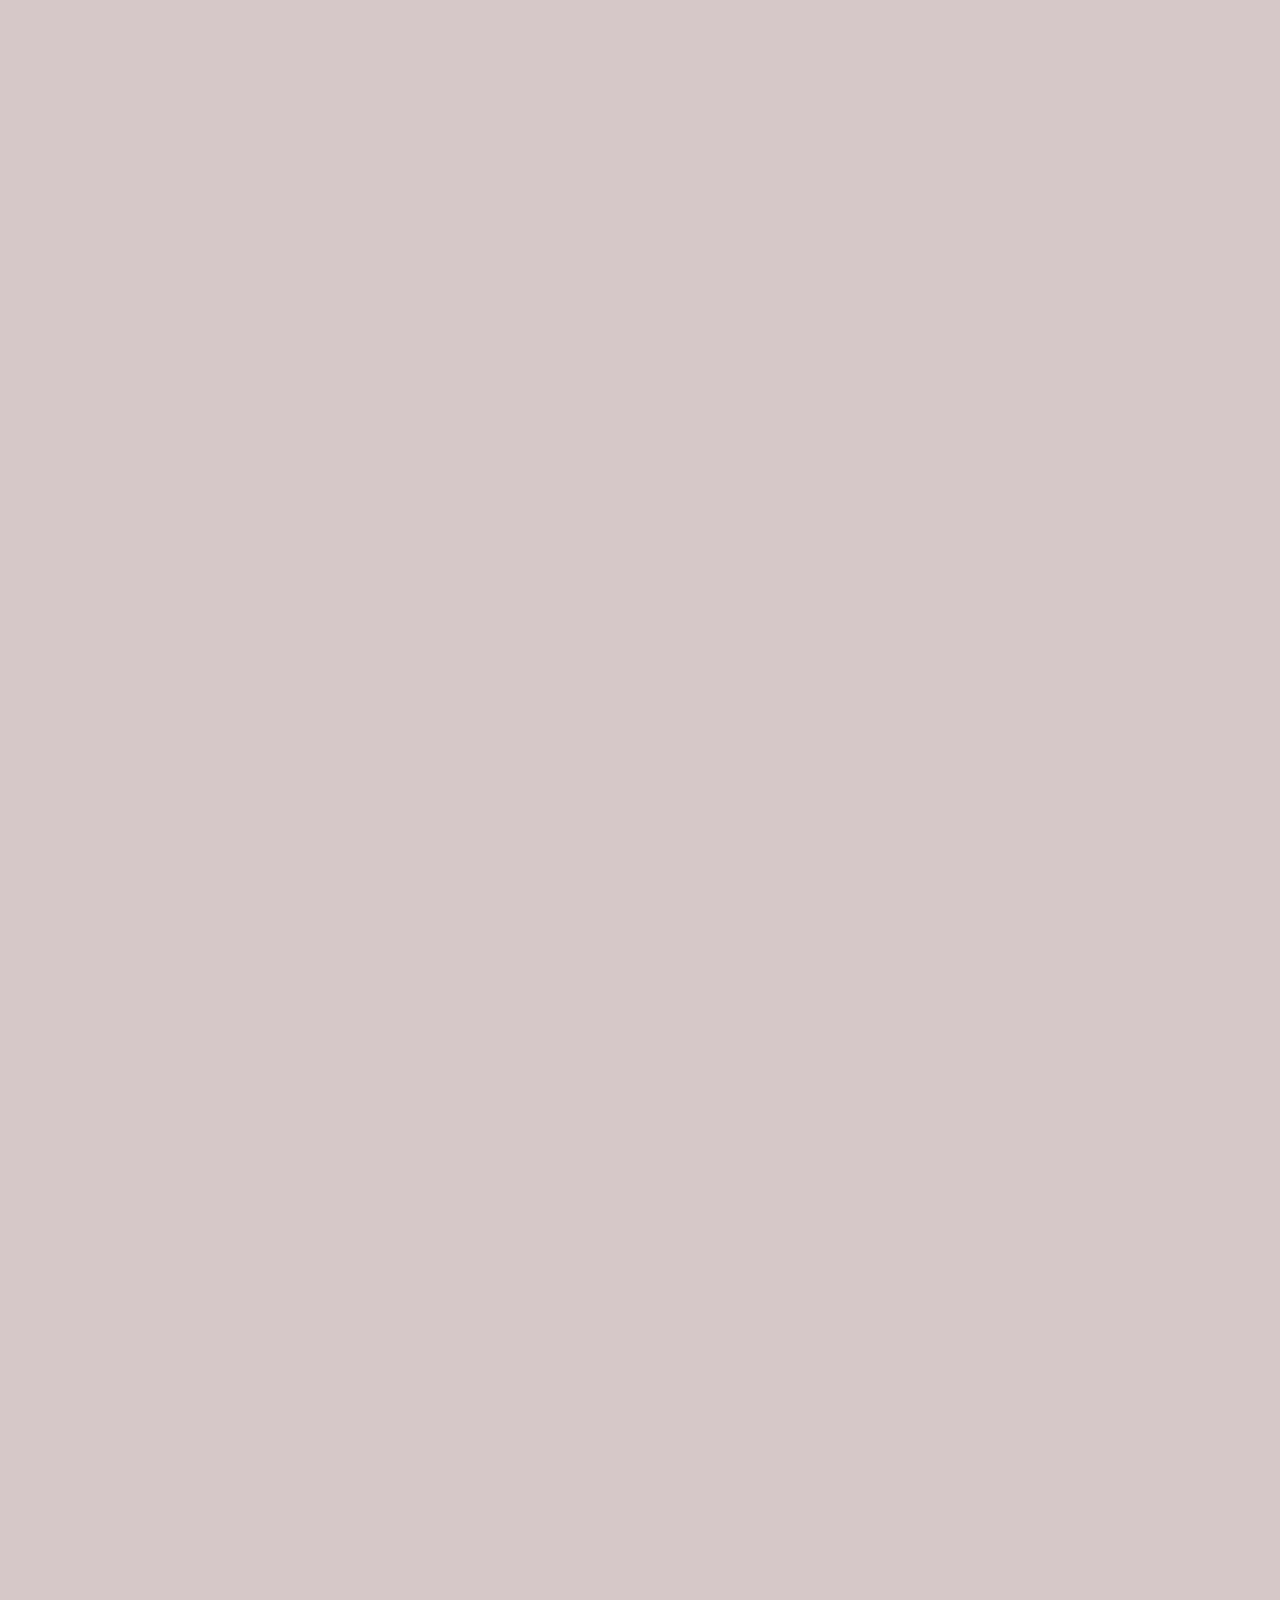
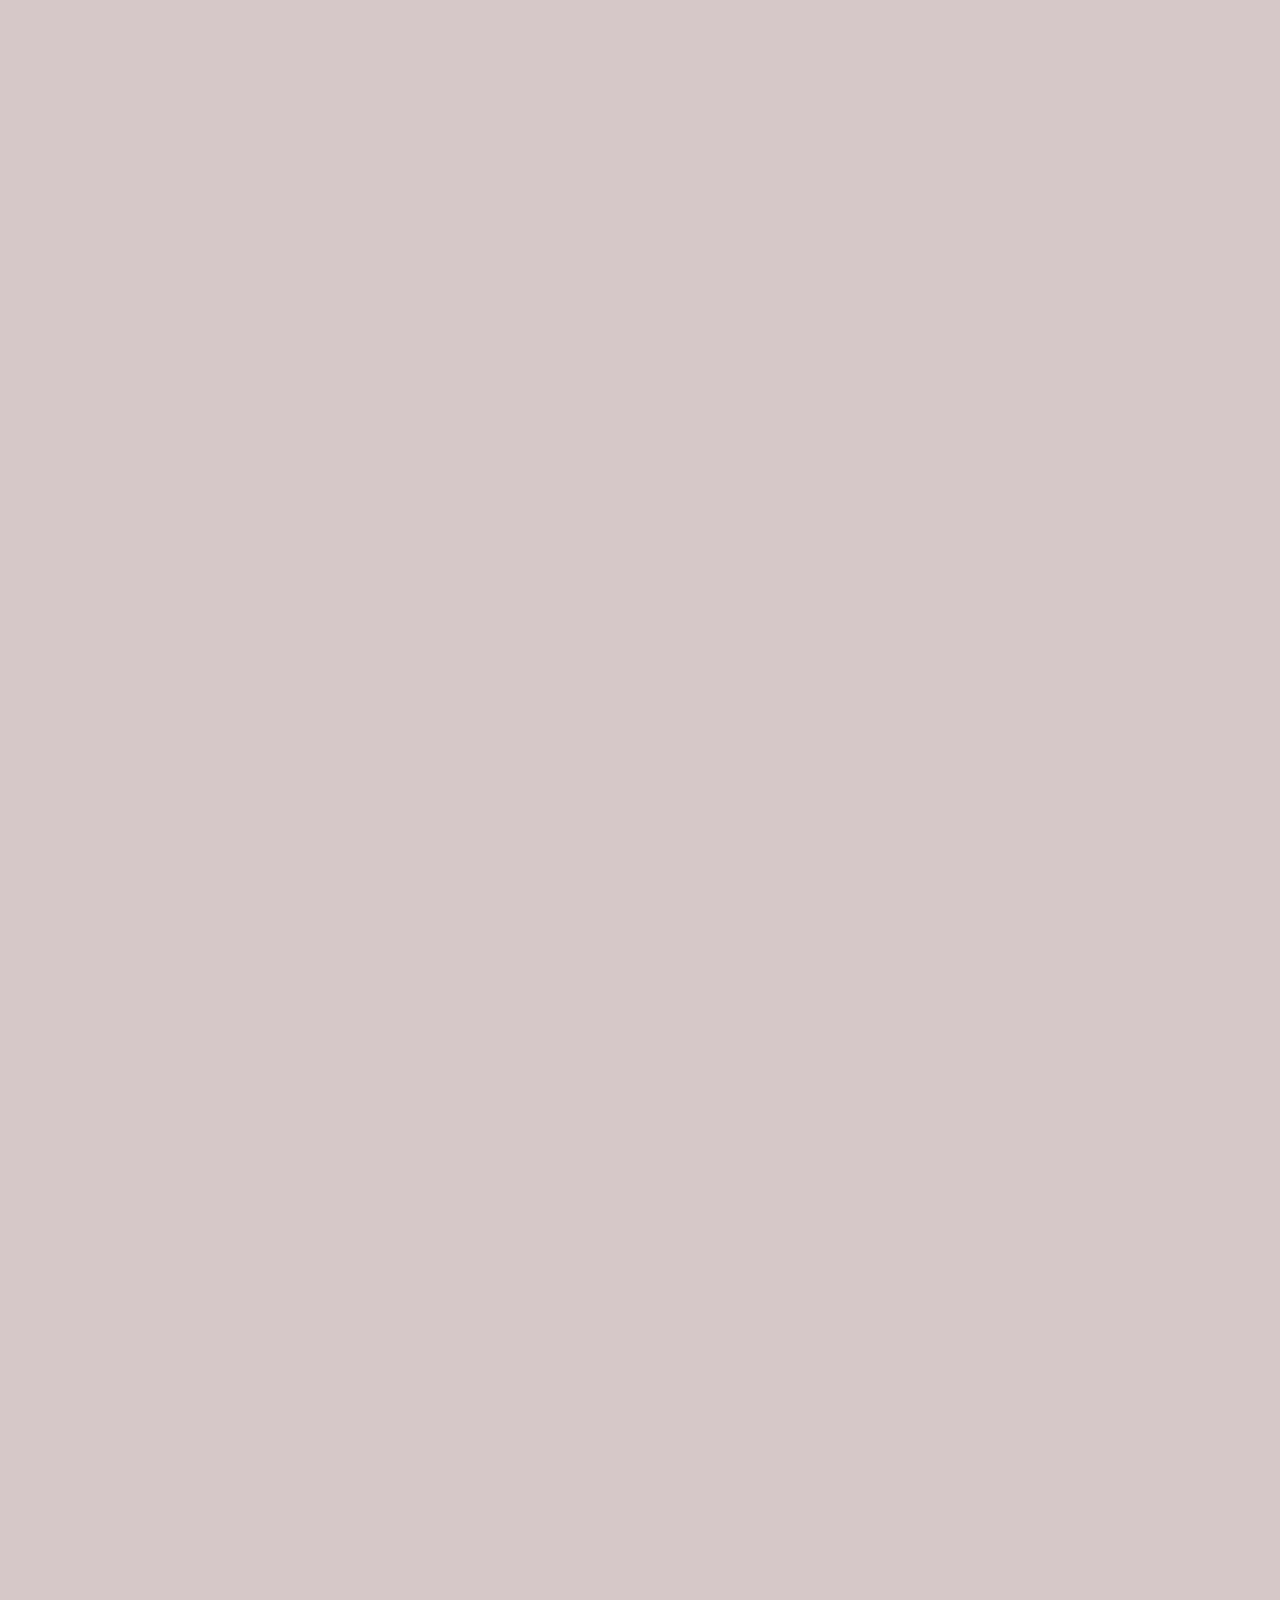
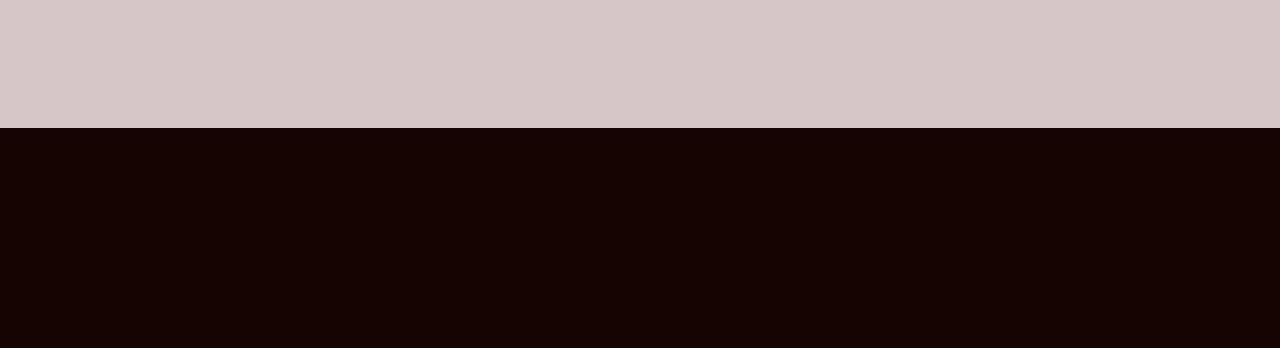
<file: pages/admission.html>
<!DOCTYPE html>
<html lang="en">
<head>
    <meta charset="UTF-8">
    <meta name="viewport" content="width=device-width, initial-scale=1.0">
    <title>Admissions | Canadian University Dubai</title> <!--title tag shows on the website page-->
    <link rel="stylesheet" href="../css/style.css"> <!--link is for css file from a folder-->
    <link rel="icon" type="image/x-icon" href="../img/cud-profile.jpg"> <!--image logo is displayed to the left side from the title page in browse page-->
    <link rel="stylesheet" href="https://cdnjs.cloudflare.com/ajax/libs/font-awesome/4.7.0/css/font-awesome.min.css"> <!--link to cdnjs to make many different icon tags-->
</head>
<body>

    <!--Header Tag-->
    <header>
         <!--Navigation Bar-->
        <nav class="navbar3">
            <!--To show the logo of CUD-->
            <a href="../index.html"><img src="../img/cud-profile.jpg" alt="Canadian University Dubai" class="Logo3"></a>
            <!--Having easy-to-use navigation is important for any web site.-->
            <ul class="nav-links3">
                <li><a href="../index.html" style="--i:1;"><b>HOME</b></a></li> <!--link moves to a home page-->
                <li><a href="../pages/aboutus.html" style="--i:2;"><b>ABOUT US</b></a></li> <!--link redirects to about page-->
                <li><a href="../pages/admission.html" style="--i:3;"><b>ADMISSIONS</b></a></li> <!--link redirects to admission page-->
                <li><a href="../pages/academic.html" style="--i:4;"><b>ACADEMICS</b></a></li> <!--link redirects to academic page-->
                <li><a href="../pages/campuslife.html" style="--i:5;"><b>CAMPUS LIFE</b></a></li> <!--link redirects to campas life page-->
                <li><a href="../pages/research.html" style="--i:6;"><b>RESEARCH</b></a></li> <!--link redirects to research page-->
                <!--Contact Form-->
                <a href="../pages/contactus.html" class="Ctn3"><button><b>CONTACT US</b></button></a>
            </ul>
            <!--This is for open the menu button-->
            <img src="../img/public.avif" alt="CUD" class="Menu-Button3">
        </nav>
    </header>

    <!--Hero Tag Section-->
    <!--text section & lines-->
    <section class="Hero-Section3">
        <div class="Hero-Ctn3">
        <h1>ADMISSION FOR STUDENTS</h1>
        <hr class="Linepart3"></hr>
        </div>
    </section>

    <!--Admission Tag Section-->
    <main class="Admission-Content">
        <section class="Admission-Section">
            <div class="Container3">
                <!--heading tag-->
                <h1 class="HEADING">ADMISSION FOR UNDERGRADUATE STUDIES</h1>
                <div class="Linepart2-1"></div>
                <!--images tag-->
                <img src="../img/admissions-undergraduate--1920x1080.jpg" alt="ADMISSION1" class="ADMISSION-1">
                <!--heading tag-->
                <h3 class="HEADING">1. GENERAL UNIVERSITY ADMISSION REQUIREMENTS</h3>
                <div class="Linepart2-1"></div>
                <!--paragraph for admission-->
                <p class="PARAGRAPH">Prospective students are welcome to apply for admission for CUD undergraduate programs if they</p>
                <!--list of apply for admission for CUD undergraduate programs-->
                <ul class="LIST1">
                    <li>are holders of UAE secondary education certificate</li>
                    <br>
                    <li>Fulfil program-specific requirements to the program which are listed in the tables given below.</li>
                </ul>
                <!--paragraph for admission-->
                <p class="PARAGRAPH">Holders of a non-UAE High School Certificate will be processed in accordance with decrees No. 199/2019 and 883 /2019 of His Excellency the Minister of Education UAE, as follows:</p>
                <!--list of apply for Holders of a non-UAE High School Certificate-->
                <ul class="LIST1">
                    <li>The High School certificate is valid for admission to a public university of the country in which it was issued</li>
                    <br>
                    <li>The High School certificate is obtained on completion of at least 12 years of schooling.</li>
                    <br>
                    <li>Equivalency Certificate is Issued by the Ministry of Education in the UAE.</li>
                    <br>
                    <li>The High School certificate includes at least six (6) subjects covering the four core fields of: Mathematics, Sciences, Languages, and the Social Sciences & Humanities or Arts</li>
                    <br>
                    <li>The High School Certificate is the highest-level certificate if it is issued from a country that has two levels of High School Certificates</li>
                </ul>
                <!--heading tag-->
                <h3 class="HEADING">2. ENGLISH PROFICIENCY REQUIREMENTS</h3>
                <div class="Linepart2-1"></div>
                <!--paragraph for english proficiency-->
                <p class="PARAGRAPH">Applicants, for an undergraduate program whose medium of instruction is English, are required to provide a valid English Language Proficiency Certificate with a minimum score of TOEFL (PBT 500/61 iBT), IELTS (band 5.0), EMSAT ( 1100), 
                    or one of the standardized English language test that is international, recognized test that is approved by the Ministry of Education in the UAE.</p>
                <!--heading tag-->
                <h3 class="HEADING">3. PLACEMENT TEST</h3>
                <div class="Linepart2-1"></div>
                <br>
                <!--heading tag-->
                <h3>3.1 ENGLISH</h3>
                <!--paragraph for applying a english ielts test-->
                <p class="PARAGRAPH">Only admitted students who have achieved the minimum English 
                    proficiency requirement will be allowed to register for courses as per their study plan without any further intensive pre-university English courses.</p>
                <p class="PARAGRAPH">Admitted students with a EmSAT/IELTS score less than the specified minimum requirement will need to register for the University’s English for Academic Purposes 
                    (EAP) Program to help them attain the required higher EmSAT/IELTS score. (EAP courses are not transferable). Students will be placed in the appropriate level of the EAP program 
                    based on their IELTS or EmSAT score.</p>
                <p class="PARAGRAPH">Registered students in EAP are allowed to enroll in general education courses, in conjunction with the corresponding level of EAP.</p>
                <!--heading tag-->
                <h3>3.2 MATH</h3>
                <!--paragraph for applying a math emsat test-->
                <p class="PARAGRAPH">All students admitted to any of the accredited programs, with the exception of the Bachelor of Arts in Communication and Applied Sociology, are required to fulfil the Mathematics requirement. 
                    The math requirement may be met by passing the Math Placement Test OR providing a Grade 12 minimum Math score of 70% Advanced Stream OR SAT test minimum math score of 450/ Minimum EmSAT Math Score of 600.</p>
                <p class="PARAGRAPH">Any student who has not met the mathematics requirement or achieved the required pass mark in the Mathematics Placement Test may be granted conditional admission - but such students will not be permitted 
                    to register in any Math or Statistics courses, or any course that has a math Prerequisite, until the successful completion of the necessary remedial-math course.</p>
                <!--heading tag-->
                <h3 class="HEADING">4. CONDITIONAL ADMISSION</h3>
                <div class="Linepart2-1"></div>
                <!--paragraph for addmission conditional-->
                <p class="PARAGRAPH">An applicant who does not meet all of the University Admission requirements may be granted conditional admission. 
                    The possible circumstances under which such conditional admission may be granted include:</p>
                <!--list of objectives for taking english & math test or rules for test & those who got pass or either fail -->
                <ul class="LIST1">
                    <li>Students who do not meet the English language proficiency requirement: these students must enroll in the EAP program in order to improve their English skills 
                        and achieve the required TOEFL/IELTS score.</li>
                    <br>
                    <li>Students who do not pass the Math Placement Test: these students must successfully complete the remedial math course before being allowed to register in any math course.</li>
                    <br>
                    <li>Students who have been unable to provide attested certificates or equivalency certificates: these students must provide the equivalency certificate before the end of their first semester.</li>
                    <br>
                    <li>Students who do not fulfil the program-specific minimum score of their High School Certificate may be granted conditional admission by the Dean of the Faculty. AN Undertaking must be signed by the student.</li>
                    <br>
                    <li>Conditionally admitted students due to nonfulfillment of the English Language Proficiency requirement can register only in a limited number of GED courses, along with one of the 3 levels of the EAP program, 
                        that does not require a good proficiency of the English Language. The maximum number of credit hours that can be completed before fulfilment of the English Language Proficiency requirement is limited to 12 credit hours.</li>
                    <br>
                    <li>If the student fails to fulfil the English Language proficiency requirement at the end of the first semester, he is requested to enroll in EAP in his second semester and GED courses conditional on the total of earned GED 
                        credit hours and the registered ones do not exceed 12 credit hours.</li>
                    <br>
                    <li>Students, who are conditionally admitted for nonfulfillment of the average score in High School certificate, must register in at most 4 courses ( 12 credit hours) that were selected by the Dean or his representative who 
                        granted the conditional admission.</li>
                </ul>
                <!--heading tag-->
                <h3 class="HEADING">5. ADMISSION REQUIREMENTS & PROCEDURES</h3>
                <div class="Linepart2-1"></div>
                <!--paragraph for addmission requirements-->
                <p class="PARAGRAPH">Prospective students can apply to any of our programs online at 💻Apply online. Students are more than welcome to visit our campus for a personal tour, and one of our officers would be pleased to address any questions with their online application. 
                    Alternatively, inquiries can be sent to ✉️apply@cud.ac.ae. However, prospective students are obliged to abide by the endorsed health and safety measures as per the directives of the Ministry of Education, and Dubai Health Authority to access the Campus.
                    Once a student has submitted their completed application, they are assigned an Applicant ID by the Admissions Department. (This Applicant ID # should not be confused with the Student ID #, which is given only after a student has accepted an offer of admission).</p>
                <!--heading tag-->
                <h3>5.1 STEPS & REQUIRED DOCUMENTS</h3>
                <h3>REQUIRED DOCUMENTS</h3>
                <!--list for complete the application form from online websites cud.ae-->
                <ul class="LIST1">
                    <li>Complete an application online at 💻Apply online</li>
                    <br>
                    <li>Certified copy of Secondary School Certificate or its equivalent.</li>
                    <br>
                    <li>Copy of student passport (valid).</li>
                    <br>
                    <li>Copy of residence visa for non-local students (valid).</li>
                    <br>
                    <li>Copy of Emirates ID</li>
                    <br>
                    <li>Copy of UAE National Family Registry for local students.</li>
                    <br>
                    <li>A valid English Language Proficiency Certificate (TOEFL, IELTS or EmSAT)</li>
                    <br>
                    <li>Proof of successful completion or a letter of exemption of military service from the National & Reserve Service Authority (UAE nationals male only)</li>
                    <br>
                    <li>Recent passport-size colored photograph.</li>
                    <br>
                    <li>Applications from holders of High School Certificates are processed after payment of the non-refundable fee of 525 AED.</li>
                </ul>
                <!--heading tag-->
                <h3>ADDITIONAL REQUIREMENTS FOR STUDENTS HOLDING FOREGIN CERTIFICATES</h3>
                <!--list for students to holding foreign certificates-->
                <ul class="LIST1">
                    <li>Document proving that the student completed 12 years of school.</li>
                    <br>
                    <li>Certified copy of grades 10,11, 12 certificates and Graduation certificate ( Diploma ).</li>
                    <br>
                    <li>Equivalent certificate from the Ministry of Education in the UAE.</li>
                </ul>
                <!--heading tag-->
                <h3>ADDITIONAL REQUIREMENTS FOR KUWAITS STUDENTS</h3>
                <!--list for students to go kuwait for approval letter-->
                <ul class="LIST1">
                    <li>Kuwaiti Nationals applicants must attach a copy of Kuwaiti Embassy Approval</li>
                </ul>
                <!--heading tag-->
                <h3>ADDITIONAL REQUIREMENTS FOR VISITING STUDENTS</h3>
                <!--list for students to visit kuwait-->
                <ul class="LIST1">
                    <li>Approval letter from student's home university with a list of courses allowed to be taken at CUD.</li>
                </ul>
                <!--heading tag-->
                <h3>5.2 ATTTESTATION OF DOCUMENTS & CERTIFICATES</h3>
                <h3>STUDENTS WHO HAVE GRADUATED FROM HIGH SCHOOLS IN THE UAE</h3>
                <p class="PARAGRAPH">UAE High School certificates are attested by the Ministry of Education in the UAE. \
                    In addition to obtaining an Equivalency Certificate from the Ministry of Education in the UAE.</p>
                <!--heading tag-->
                <h3>STUDENTS WHO HAVE GRADUATED FROM HIGH SCHOOLS OUTSIDE THE UAE</h3>
                <!--list for those who complete the high school-->
                <ul class="LIST1">
                    <li>High School certificates must be attested by the Ministry of Education in the country where the issuing High School is based.</li>
                    <br>
                    <li>Certificates and transcripts must be attested by the UAE embassy or consulate in that same country.</li>
                    <br>
                    <li>If the student is not able to have the attestation completed by the UAE embassy or consulate in that same country, 
                        they may also be able to obtain the same attestation or equalization from the Ministry of Foreign Affairs or the Consulate of 
                        the particular country they studied in.</li>
                    <br>
                    <li>Students must obtain Equivalency Certificate from the Ministry of Education in the UAE.</li>
                </ul>
                <!--heading tag-->
                <h3>5.3 STUDENTS WHO HAVE STUDIED AT COLLEGES/UNIVERSITIES OUTSIDE OF THE UAE</h3>
                <!--list for those who studied the universities-->
                <ul class="LIST1">
                    <li>All Certificates and transcripts must be attested by the Ministry of Education in the country where the issuing institution is based.</li>
                    <br>
                    <li>Following that, the student also needs to have the certificates and transcripts attested by the UAE embassy or consulate in that same country.</li>
                    <br>
                    <li>If the student is not able to have the attestation completed by the UAE embassy or consulate in that same country, they may also be able to obtain 
                        the same attestation or equalization from the Ministry of Foreign Affairs or the Consulate of the particular country they studied in.</li>
                    <br>
                    <li>The student will also be required to obtain an equivalency document of all attested certificates from the Equivalency Department at the Ministry of Higher Education.</li>
                </ul>
                <!--heading tag-->
                <h3 class="HEADING">6. DEADLINES FOR ADMISSION</h3>
                <div class="Linepart2-1"></div>
                <!--paragraph for admission deadline-->
                <p class="PARAGRAPH">Applications for admissions are accepted year-round. Entry can be in the Fall, Spring or Summer. However, course registration must be completed before the end 
                    of the registration week as shown on the academic calendar which is available at: <a href="https://www.cud.ac.ae/academic-calendar#undergraduate" class="undergraduate">https://www.cud.ac.ae/academic-calendar#undergraduate</a></p>
                 <!--heading tag-->
                <h3>6.1 LETTER OF ADMISSION</h3>
                <!--paragraph for admission letter or notice-->
                <p class="PARAGRAPH">Upon successful completion of the admission process, the student will receive either a conditional acceptance or fully admitted letter issued by the Admissions Department. If the student is rejected, 
                    he or she will also receive a letter notifying the rejection of his/her application. The admission letter is valid only for the semester which is shown in the Admission letter.</p>
                <!--heading & paragraph tag-->
                <h3 class="HEADING">7. ADMISSION APPEALS</h3>
                <p class="PARAGRAPH">Should a student’s Application for Admission be rejected, he/she may appeal the decision as follows:</p>
                <!--list for addmision appeal-->
                <ul class="LIST1">
                    <li>Inform the Admissions Office of his/her dissatisfaction and request a review, in writing, within thirty (30) days of having received the written reason for the rejection.</li>
                    <br>
                    <li>The Admissions Office will acknowledge receipt of the applicant’s request and forward it to the Admissions Review Panel which is composed of the Program Leader and two faculties, 
                        one from the relevant Department and one from a different Department.</li>
                    <br>
                    <li>The applicant may make a presentation to the Panel but may not be represented by a third party at the Panel.</li>
                    <br>
                    <li>The Panel will submit their decision to the Registrar for his/her approval.</li>
                    <br>
                    <li>The Admissions Office will inform the applicant of the decision in writing.</li>
                    <br>
                    <li>The decision of the Registrar is final and binding. Should the decision be in 
                        favour of the applicant, the applicant will be admitted to his/her chosen program, 
                        or an alternative should no place be available in his/her chosen program. Under no 
                        circumstance will a student already admitted to the University be disadvantaged by 
                        the findings of the Review Panel.</li>
                </ul>
                <!--heading tag-->
                <h3 class="HEADING">STUDENT VISA</h3>
                <!--paragraph for A student visa is given for a duration of one year, at a time, renewable for a similar period upon proof of continuation 
                    of a study issued by the educational institute where the student is studying. Expatriate residents can sponsor their male child/children 
                    up to the age of 25.-->
                <p class="PARAGRAPH">International and non-national students are eligible for a UAE Student 
                    Residence Visa sponsored by Canadian University Dubai. These visas are only issued to 
                    full-time students (students enrolled in 4 courses or more per semester) who have been 
                    accepted to the University and have paid the required deposits and fees.</p>
                <p class="PARAGRAPH">Student visas are valid for a period of 12 months and renewable per 
                    the duration of the student’s program of study. Visas must be renewed or cancelled within 
                    an acceptable period before expiry while in the UAE. Failure to renew or cancel your visa 
                    accordingly may result in an absconding status with UAE Immigration and forfeiting of your 
                    visa deposit.</p>
                <p class="PARAGRAPH">Students with abscondment status will be dismissed from the university and 
                    returned to their home country. Transfer of visas from other institutions is a lengthy process. 
                    Students should cancel their visa at their previous academic institution and Canadian University 
                    Dubai will apply for a new visa.</p>
                <p class="PARAGRAPH">Once all the documents are available it takes a minimum of 3 working days to process 
                    the visa. Completion of medical and stamping of the visa on the passport takes a minimum of 10 additional 
                    working days.</p>
                <!--heading tag-->
                <h3>THE DOCUMENTS REQUIRED ARE</h3>
                <!--list to being some document for required-->
                <ul class="LIST1">
                    <li>Color passport photocopy</li>
                    <br>
                    <li>4 color passport photographs (Submitted with Application for Admission)</li>
                    <br>
                    <li>Letter of Acceptance from the University with course details and duration.</li>
                </ul>

                <br>

                <!--heading tag-->
                <h1 class="HEADING">ADMISSION FOR GRADUATE STUDIES</h1>
                <div class="Linepart2-1"></div>
                <!--images tag--> 
                <img src="../img/admissions-graduate-1920x1080_0.jpg" alt="ADMISSION1" class="ADMISSION-1">
                <!--paragraph for To enrol in a graduate program at Canadian University Dubai-->
                <p class="PARAGRAPH">To enrol in a graduate program at Canadian University Dubai you will 
                    need to meet the general requirements for admission and provide a certificate of English 
                    language proficiency. Other additional admission requirements are specific to your chosen 
                    program of study.</p>
                <!--heading tag-->
                <h3 class="HEADING">GRADUATE ADMISSION POLICY</h3>
                <div class="Linepart2-1"></div>
                <!--paragraph for graduation policy-->
                <p class="PARAGRAPH">Admission to a specific program of study implies admission to Canadian 
                    University Dubai; however, admission to a particular program does not imply automatic 
                    admission to any other program of study. For students who do not meet all of the requirements 
                    at the time of application, admission is conditional to those requirements, or their established 
                    equivalent, being met within the prescribed time periods and subject to the conditions outlined below.</p>
                <br>
                <!--heading tag-->
                <h3 class="HEADING">GENERAL ADMISSION REQUIREMENTS FOR MASTER'S LEVEL PROGRAMS:</h3>
                <div class="Linepart2-1"></div>
                <!--list for master level program-->
                <ol type="1" class="NOL">
                    <li>Completion of a recognized bachelor’s degree in a discipline appropriate for the Master’s degree. 
                        A Higher Diploma is not equivalent to a bachelor’s degree and does not qualify an applicant for 
                        admission to a Master’s programs. *</li>
                    <br>
                    <li>A minimum cumulative grade point average of 3.00 on a 4.0 scale, or its established equivalent, 
                        in the applicant’s bachelor’s degree program.</li>
                    <br>
                    <li>A minimum score of 1400 on the English language portion of the EmSAT examination, or its equivalent 
                        on other national or internationally-recognized tests that are approved by the CAA, such as TOEFL 
                        score of 550 (213 CBT, 79 iBT), or 6.0 IELTS.</li>
                    <br>
                    <li>Students who have completed undergraduate education in an English-medium institution might be allowed 
                        admission into a graduate program without demonstrating TOEFL score of 550 (or equivalent). This exemption 
                        can be applicable only to those students who undertook all their schooling (K-12) plus a Bachelor’s degree 
                        in English in a reference English speaking country (e.g. UK, USA, Australia, New Zealand)</li>
                    <br>
                    <li>For admission in the Master in IT Management , only applicants holding Engineering / IT / Business related 
                        certificates will be considered.</li>
                </ol>
                <!--heading tag-->
                <h3 class="HEADING">CONDITIONAL ADMISSION REQUIREMENTS FOR MASTER'S LEVEL PROGRAMS:</h3>
                <div class="Linepart2-1"></div>
                 <!--paragraph tag-->
                <p class="PARAGRAPH">May conditionally admit students with a recognized Bachelor’s degree and an EmSAT score of 1250 
                    or its equivalent on another standardized test approved by the CAA, such as TOEFL score of 530 (197 CBT, 71 iBT), 
                    or 5.5 IELTS academic to a Master’s program Such a student must meet the following requirements during the period 
                    of conditional admission or be subject to dismissal:</p>
                 <!--list for score number of ielts & emsat-->
                <ol type="a" class="NOL">
                    <li>must achieve an EmSAT score of 1400 or equivalent, by the end of the student's first semester of study;</li>
                    <br>
                    <li>may take a maximum of six credit hours in the first semester of study, not including intensive English courses;</li>
                    <br>
                    <li>must achieve a minimum CGPA of 3.0 on a 4.0 scale, or its established equivalent, in the first six credit hours of 
                        credit-bearing courses studied for the graduate program;</li>
                </ol>
                <!--paragraph tag-->
                <p class="PARAGRAPH">May conditionally admit students to a Master Program with a recognized Bachelor’s degree and a minimum 
                    cumulative grade point average (CGPA) of 2.5 on a 4.0 scale or its established equivalent. Such a student must take a 
                    maximum of nine credit hours of courses studied for the graduate program during the period of conditional admission and 
                    must achieve a minimum CGPA of 3.0 on a 4.0 scale, or its established equivalent, in these nine credits of courses studied 
                    for the graduate program or be subject to dismissal.</p>
                <!--heading tag-->
                <h3 class="HEADING">ADDITIONAL PROGRAM ADMISSION REQUIREMENTS: INTERVIEW COMMITTEE</h3>
                <div class="Linepart2-1"></div>
                <!--paragraph tag-->
                <p class="PARAGRAPH">Offers of admission are adjudicated by the interview committee consisting of School of Management faculty 
                    members from different program specialties, and a representative of the Office of the Registrar, as a result of the following 
                    process:</p>
                <!--list number tag-->
                <ol type="1" class="NOL">
                    <li>Once the deadline for submission of applications has passed, a first screening by the committee establishes lists of applicants 
                        for further consideration for either admission or conditional admission.</li>
                    <br>
                    <li>Selected applicants complete an interview.</li>
                    <br>
                    <li>Offers of admission are made on the basis of the interview’s outcome.</li>
                </ol>
                <!--paragraph tag-->
                <p class="PARAGRAPH">The Interview committee appoints a subject matter expert from the School of Management to conduct the interview. 
                    It lasts approximately 30 minutes and follows a standard protocol captured by the Masters Interview Form. Its aim is to determine 
                    the applicant’s:</p>
                <!--list number tag-->
                <ol type="1" class="NOL">
                    <li>Proficiency in English language and communication skills.</li>
                    <br>
                    <li>Career advancement.</li>
                    <br>
                    <li>Managerial and professional experience.</li>
                    <br>
                    <li>Academic background.</li>
                    <br>
                    <li>Motivation and engagement.</li>
                    <br>
                    <li>Rationale for the choice of major.</li>
                    <br>
                    <li>Prospect for successful completion of the program.</li>
                </ol>
                <!--paragraph tag-->
                <p class="PARAGRAPH">The interview culminates with a committee recommendation for full acceptance, conditional acceptance 
                    without/with Remedial Preparation Programs, or rejection.</p>
                <!--heading tag-->
                <h3 class="HEADING">REMEDIAL PREPARATION PROGRAM (RPP)</h3>
                <div class="Linepart2-1"></div>
                <!--paragraph tag-->
                <p class="PARAGRAPH">The School of Management- Graduate studies introduced a remedial preparation program (RPP) for admitted 
                    students with a CGPA of 2.0 and less than 2.5 on a 4.0 scale and those admitted with non-business background. Remedial 
                    preparation program (RPP) is comprised of five fundamentals of business and innovative thinking courses MBA 510 Management, 
                    and Marketing Foundations, MBA 511 Foundations of Quantitative Analysis, MBA 512 Accounting and Finance Foundations, MBA 513 
                    Foundations of Economics and MIT 514 Fundamentals of Data Analytics Techniques. Each course of these remedial preparation 
                    program (RPP) is equivalent to 3 graduate-level credit hours. The student must achieve a minimum grade of B to be ready for 
                    their MBA & MIT curricula.</p>
            </div>
        </section>
    </main>

    <!--footer tag-->
    <footer>
        <div class="Footer-Content">
        <div class="footer-logo">
            <a href="../index.html"><img src="../img/cud-profile.jpg" alt="cud-logo" class="Logo2"></a>
        </div>

        <!--footer captions-->
        <div class="Footer-Copyright">
            <p class="F2">&copy; 2024 Canadian University Dubai. All rights reserved.<br>&copy; 2024 MADE BY MOHD ADIL HOSSAIN.</p>
        </div>

        <!--footer information content-->
        <div class="Contact-Info">
            <a href="https://www.google.com/maps?ll=25.207272,55.264305&z=13&t=m&hl=en&gl=AE&mapclient=embed&cid=6685764354200961924"><h5><i class="fa fa-map-marker"></i> City Walk, 
            Dubai<br>United Arab Emirates</h5></a>
            <br>
            <a href="tel:+97143219090"><h5><i class="fa fa-phone"></i> MOBILE NUMBER : +971 4 321 9090</h5></a>
            <br>
            <a href="mailto:info@cud.ac.ae"><h5><i class="fa fa-envelope"></i> EMAIL : info@cud.ac.ae</h5></a>
        </div>

        <!--support and follow all the social media-->
        <div class="Social-Media">
            <a href="https://api.whatsapp.com/send?phone=97180069283" class="Links" style="--i:1;"><i class="fa fa-whatsapp"></i></a> <!--links opens a new tab-->
            <a href="http://www.facebook.com/CanadianUniversityDubai" class="Links" style="--i:2;"><i class="fa fa-facebook"></i></a> <!--links opens a new tab-->
            <a href="http://instagram.com/canadianuniversitydubai" class="Links" style="--i:3;"><i class="fa fa-instagram"></i></a> <!--links opens a new tab-->
            <a href="https://www.linkedin.com/school/canadian-university-dubai" class="Links" style="--i:4;"><i class="fa fa-linkedin"></i></a> <!--links opens a new tab-->
            <a href="http://www.youtube.com/user/webcud" class="Links" style="--i:5;"><i class="fa fa-youtube"></i></a> <!--links opens a new tab-->
            <a href="https://twitter.com/@cuduae" class="Links" style="--i:6;"><i class="fa fa-twitter"></i></a> <!--links opens a new tab-->
        </div>
        </div>
    </footer>

    <!--link to javascript file from a folder-->
    <script src="../javascript/script.js"></script>
    
</body>
</html>
</file>
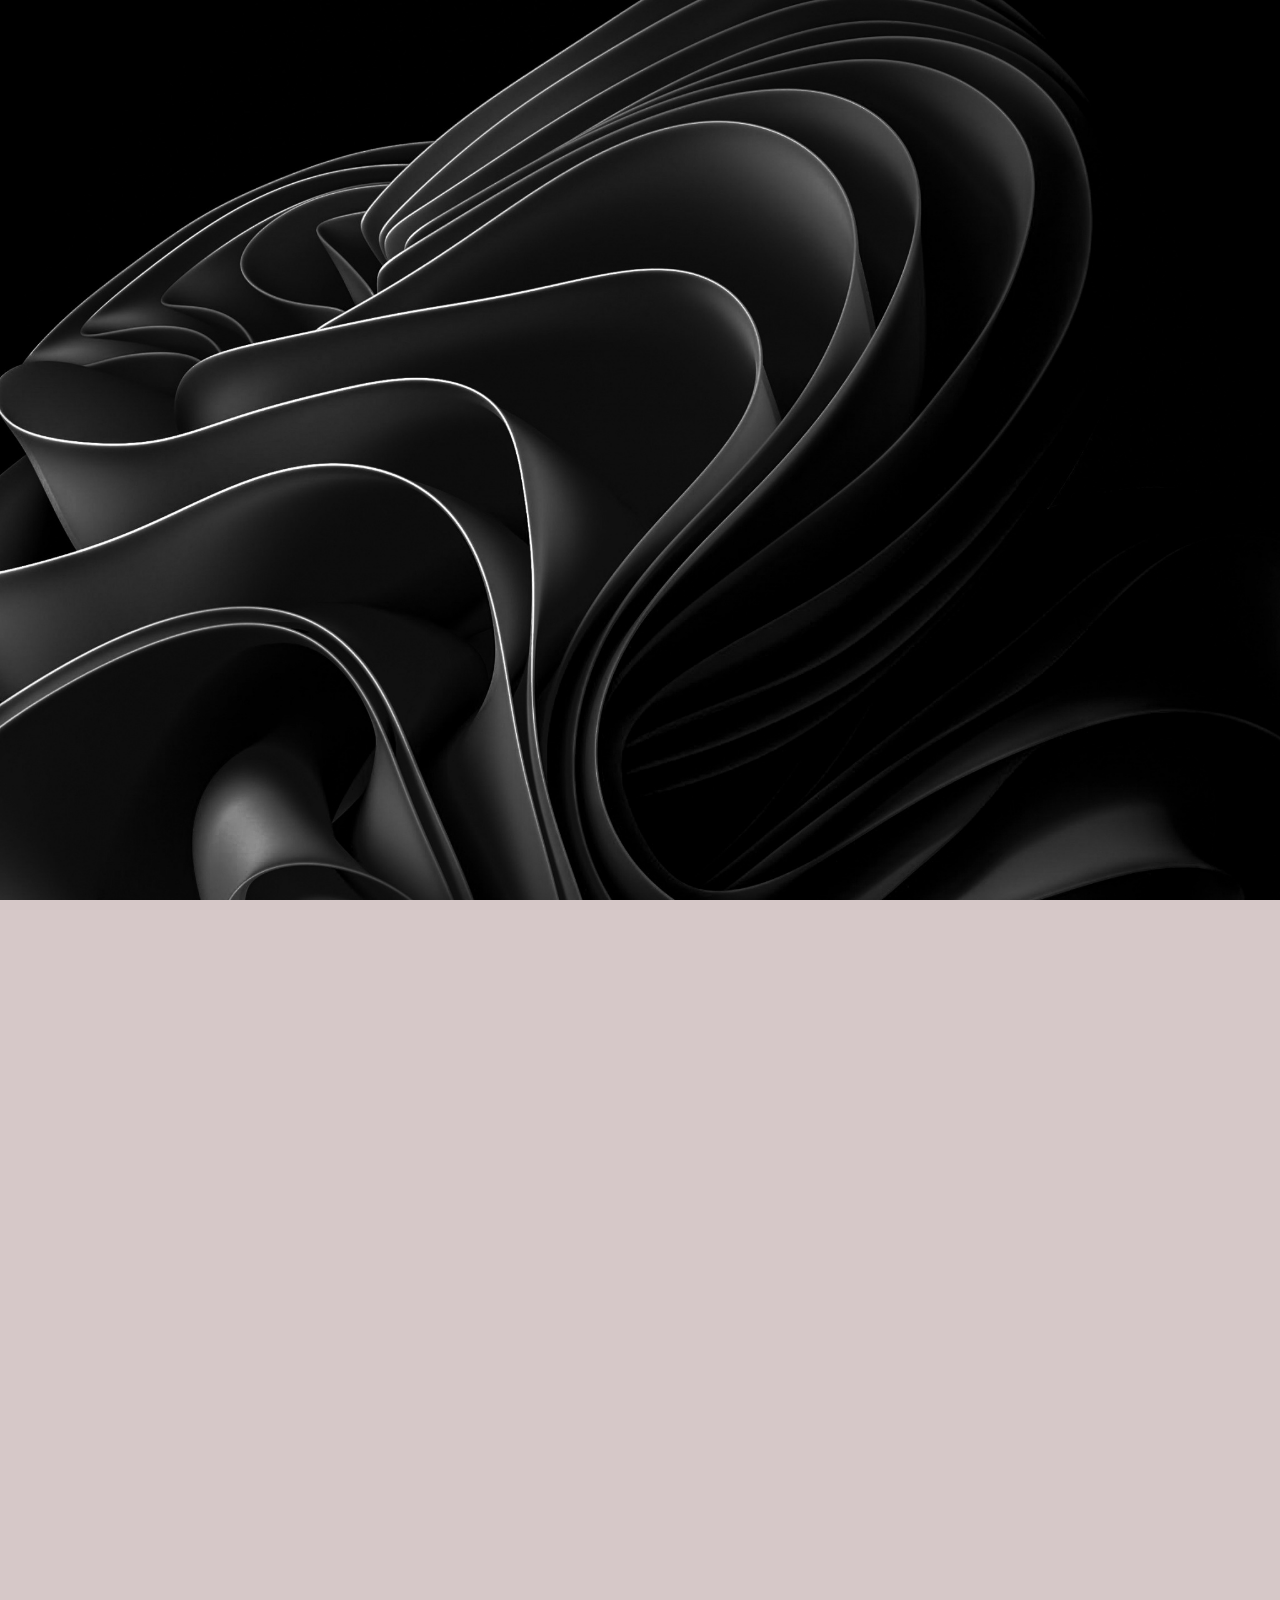
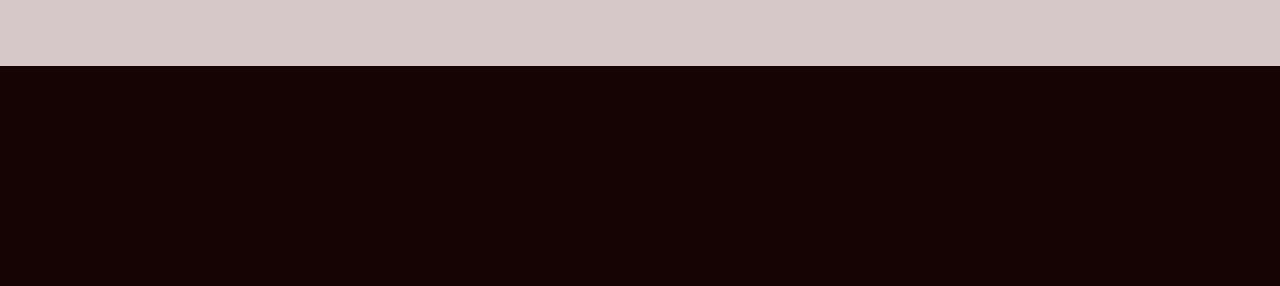
<file: pages/applynow.html>
<!DOCTYPE html>
<html lang="en">
<head>
    <meta charset="UTF-8">
    <meta name="viewport" content="width=device-width, initial-scale=1.0">
    <title>Apply Now | Canadian University Dubai</title> <!--title tag shows on the website page-->
    <link rel="stylesheet" href="/css/style.css"> <!--link is for css file from a folder-->
    <link rel="stylesheet" href="/css/style2.css"> <!--link is for css2 file from a folder-->
    <link rel="icon" type="image/x-icon" href="/img/cud-profile.jpg"> <!--image logo is displayed to the left side from the title page in browse page-->
    <link rel="stylesheet" href="https://cdnjs.cloudflare.com/ajax/libs/font-awesome/4.7.0/css/font-awesome.min.css"> <!--link to cdnjs to make many different icon tags-->
</head>
<body>
    
    <!--Header Tag-->
    <header>
        <!--Navigation Bar-->
        <nav class="navbar8">
            <!--To show the logo of CUD-->
            <a href="/index.html"><img src="/img/cud-profile.jpg" alt="Canadian University Dubai" class="Logo8"></a>
            <!--Having easy-to-use navigation is important for any web site.-->
            <ul class="nav-links8">
                <li><a href="/index.html" style="--i:1;"><b>HOME</b></a></li> <!--link moves to a home page-->
                <li><a href="/pages/aboutus.html" style="--i:2;"><b>ABOUT US</b></a></li> <!--link redirects to about page-->
                <li><a href="/pages/admission.html" style="--i:3;"><b>ADMISSIONS</b></a></li> <!--link redirects to admission page-->
                <li><a href="/pages/academic.html" style="--i:4;"><b>ACADEMICS</b></a></li> <!--link redirects to academic page-->
                <li><a href="/pages/campuslife.html" style="--i:5;"><b>CAMPUS LIFE</b></a></li> <!--link redirects to campas life page-->
                <li><a href="/pages/research.html" style="--i:6;"><b>RESEARCH</b></a></li> <!--link redirects to research page-->
            </ul>
            <!--This is for open the menu button-->
            <img src="/img/public.avif" alt="CUD" class="Menu-Button8">
        </nav>
    </header>

    <!--Hero Tag Section-->
    <!--text section & lines-->
    <section class="Hero-Section8">
        <div class="Hero-Ctn8">
        <h1>APPLICATION FORM</h1>
        <hr class="Linepart8"></hr>
        </div>
    </section>

    <!--Form Container Tag-->
    <div class="Form-Container1">
        <div class="Wrapper1">
            <!--heading tag-->
            <h2 class="HEADING2">WELCOME TO CANADIAN UNIVERSITY DUBAI!!</h2>
        </div>
    <div class="Form-Section1">
        <!--Left Side-->
        <div class="Form-Details1">
            <ul>
                <li>
                    <div class="content1">
                        <!--paragraph tag-->
                        <p>Are you ready to apply to Canadian University Dubai (CUD).<br> 
                            Thank you for being so interested in applying to CUD.<br>
                            Could you fill out the application form for the students<br> 
                            below when is to start your process?</p>
                    </div>
                </li>
            </ul>
        </div>
        <!--Right Side-->
        <div class="Input-Field1">
            <form>
                <!--create a form checkbox-->
                <div class="Form-Group1">
                    <input type="text" required="required" class="Form-Control1">
                    <!--add your name-->
                    <span class="Form-Label1">NAME</span>
                </div>
                <!--create a form checkbox-->
                <div class="Form-Group1">
                    <!--a drop-down list-->
                    <select id="program1" type="option" required="required" class="Form-Control1">
                        <!--list all the different courses just select the courses which you want to learn-->
                        <option value="">SELECT THE COURSES</option>
                        <option value="Bachelor">Bachelor of Architecture</option> <!--select your courses (option)-->
                        <option value="Bachelor">Bachelor of Arts in Communication - Advertising and Integrated Marketing Communications</option> <!--select your courses (option)-->
                        <option value="Bachelor">Bachelor of Arts in Communication - Digital Media and Journalism</option> <!--select your courses (option)-->
                        <option value="Bachelor">Bachelor of Arts in Communication - Public Relations</option> <!--select your courses (option)-->
                        <option value="Bachelor">Bachelor of Business Administration in Accounting and Finance</option> <!--select your courses (option)-->
                        <option value="Bachelor">Bachelor of Business Administration in e-Business</option> <!--select your courses (option)-->
                        <option value="Bachelor">Bachelor of Arts in Creative Industries</option> <!--select your courses (option)-->
                        <option value="Bachelor">Bachelor of Arts in Psychology</option> <!--select your courses (option)-->
                        <option value="Bachelor">Bachelor of Business Administration in Human Resource Management</option> <!--select your courses (option)-->
                        <option value="Bachelor">Bachelor of Business Administration in International Business</option> <!--select your courses (option)-->
                        <option value="Bachelor">Bachelor of Business Administration in Marketing</option> <!--select your courses (option)-->
                        <option value="Bachelor">Bachelor of Computer and Networking Engineering Technology</option> <!--select your courses (option)-->
                        <option value="Bachelor">Bachelor of Science in Architectural Studies</option> <!--select your courses (option)-->
                        <option value="Bachelor">Bachelor of Science in Computer Science</option> <!--select your courses (option)-->
                        <option value="Bachelor">Bachelor of Science in Cyber Security</option> <!--select your courses (option)-->
                        <option value="Bachelor">Bachelor of Science in Electrical Engineering - Electronics</option> <!--select your courses (option)-->
                        <option value="Bachelor">Bachelor of Science in Electrical Engineering - Mechatronics</option> <!--select your courses (option)-->
                        <option value="Bachelor">Bachelor of Science in Electrical Engineering - Telecommunication</option> <!--select your courses (option)-->
                        <option value="Bachelor">Bachelor of Science in Public Health - Environmental Health Management</option> <!--select your courses (option)-->
                        <option value="Bachelor">Bachelor of Science in Public Health - Health Administration</option> <!--select your courses (option)-->
                        <option value="Bachelor">Bachelor of Science in Software Design</option> <!--select your courses (option)-->
                        <option value="Bachelor">Bachelor of Arts in Psychology</option> <!--select your courses (option)-->
                        <option value="Master">Master in Information Technology Management</option> <!--select your courses (option)-->
                        <option value="Master">Master of Business Administration in Double Concentration</option> <!--select your courses (option)-->
                        <option value="Master">Master of Business Administration in Finance</option> <!--select your courses (option)-->
                        <option value="Master">Master of Business Administration in General Management</option> <!--select your courses (option)-->
                        <option value="Master">Master of Business Administration in Human Resource Management</option> <!--select your courses (option)-->
                        <option value="Master">Master of Business Administration in Marketing</option> <!--select your courses (option)-->
                    </select>
                    <!--add your courses-->
                    <span class="Form-Label1">COURSES</span>
                </div>
                <!--create a form checkbox-->
                <div class="Form-Group1">
                    <input type="email" required="required" class="Form-Control1">
                    <!--add your email-->
                    <span class="Form-Label1">Email</span>
                </div>
                <!--create a form checkbox-->
                <div class="Form-Group1">
                <!--to add some comments throught the box-->
                <textarea 
                    name="" 
                    id="" 
                    cols="30" 
                    rows="10" 
                    class="Form-Control1" 
                    required="required"
                ></textarea>
                <!--write a message to CUD-->
                    <span class="Form-Label1">MESSAGE</span>
                </div>
                <!--press the submit button-->
                <button type="button">SUBMIT</button>
            </form>
            </div>
    </div>
    </div>

    <!--footer tag-->
    <footer>
        <div class="Footer-Content">
        <div class="footer-logo">
            <a href="/index.html"><img src="/img/cud-profile.jpg" alt="cud-logo" class="Logo2"></a>
        </div>

        <!--footer captions-->
        <div class="Footer-Copyright">
            <p class="F2">&copy; 2024 Canadian University Dubai. All rights reserved.<br>&copy; 2024 MADE BY MOHD ADIL HOSSAIN.</p>
        </div>

        <!--footer information content-->
        <div class="Contact-Info">
            <a href="https://www.google.com/maps?ll=25.207272,55.264305&z=13&t=m&hl=en&gl=AE&mapclient=embed&cid=6685764354200961924"><h5><i class="fa fa-map-marker"></i> City Walk, 
            Dubai<br>United Arab Emirates</h5></a>
            <br>
            <a href="tel:+97143219090"><h5><i class="fa fa-phone"></i> MOBILE NUMBER : +971 4 321 9090</h5></a>
            <br>
            <a href="mailto:info@cud.ac.ae"><h5><i class="fa fa-envelope"></i> EMAIL : info@cud.ac.ae</h5></a>
        </div>

        <!--support and follow all the social media-->
        <div class="Social-Media">
            <a href="https://api.whatsapp.com/send?phone=97180069283" class="Links" style="--i:1;"><i class="fa fa-whatsapp"></i></a> <!--links opens a new tab-->
            <a href="http://www.facebook.com/CanadianUniversityDubai" class="Links" style="--i:2;"><i class="fa fa-facebook"></i></a> <!--links opens a new tab-->
            <a href="http://instagram.com/canadianuniversitydubai" class="Links" style="--i:3;"><i class="fa fa-instagram"></i></a> <!--links opens a new tab-->
            <a href="https://www.linkedin.com/school/canadian-university-dubai" class="Links" style="--i:4;"><i class="fa fa-linkedin"></i></a> <!--links opens a new tab-->
            <a href="http://www.youtube.com/user/webcud" class="Links" style="--i:5;"><i class="fa fa-youtube"></i></a> <!--links opens a new tab-->
            <a href="https://twitter.com/@cuduae" class="Links" style="--i:6;"><i class="fa fa-twitter"></i></a> <!--links opens a new tab-->
        </div>
        </div>
    </footer>

    <!--link to javascript file from a folder-->
    <script src="/javascript/script.js"></script>

</body>
</html>
</file>
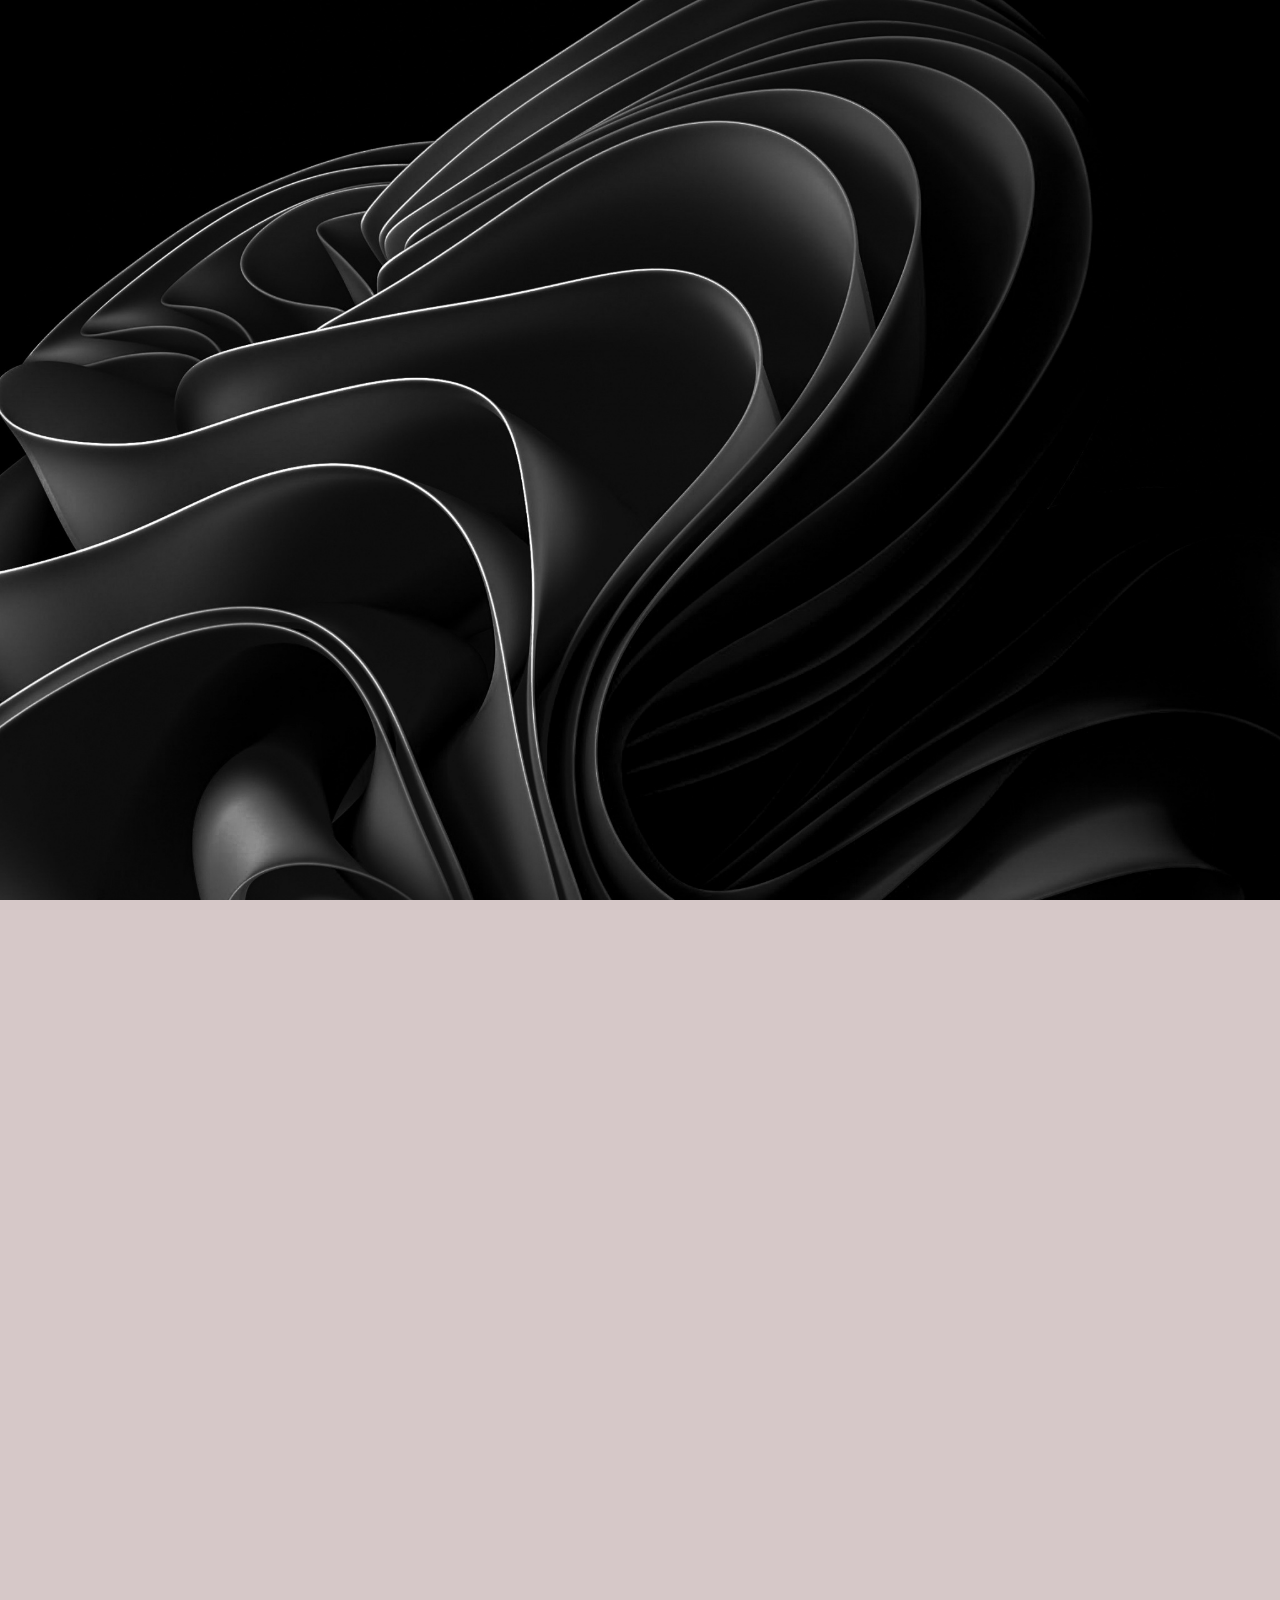
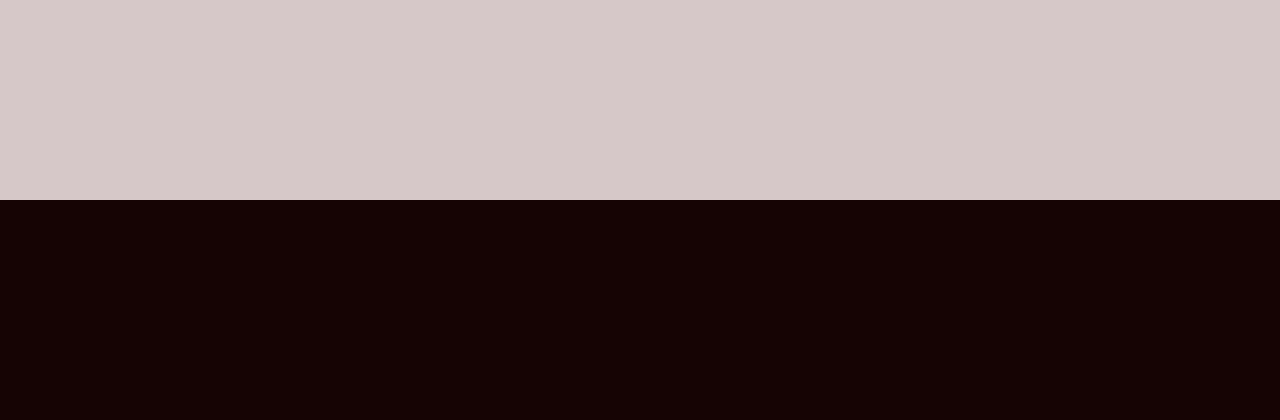
<file: pages/contactus.html>
<!DOCTYPE html>
<html lang="en">
<head>
    <meta charset="UTF-8">
    <meta name="viewport" content="width=device-width, initial-scale=1.0">
    <title>Contact Us | Canadian University Dubai</title> <!--title tag shows on the website page-->
    <link rel="stylesheet" href="/css/style.css"> <!--link is for css file from a folder-->
    <link rel="stylesheet" href="/css/style2.css"> <!--link is for css2 file from a folder-->
    <link rel="icon" type="image/x-icon" href="/img/cud-profile.jpg">  <!--image logo is displayed to the left side from the title page in browse page-->
    <link rel="stylesheet" href="https://cdnjs.cloudflare.com/ajax/libs/font-awesome/4.7.0/css/font-awesome.min.css"> <!--link to cdnjs to make many different icon tags-->
</head>
<body>
    
    <!--Header Tag-->
    <header>
        <!--Navigation Bar-->
        <nav class="navbar7">
            <!--To show the logo of CUD-->
            <a href="/index.html"><img src="/img/cud-profile.jpg" alt="Canadian University Dubai" class="Logo7"></a>
            <!--Having easy-to-use navigation is important for any web site.-->
            <ul class="nav-links7">
                <li><a href="/index.html" style="--i:1;"><b>HOME</b></a></li> <!--link moves to a home page-->
                <li><a href="/pages/aboutus.html" style="--i:2;"><b>ABOUT US</b></a></li> <!--link moves to a about page-->
                <li><a href="/pages/admission.html" style="--i:3;"><b>ADMISSIONS</b></a></li> <!--link moves to a admission page-->
                <li><a href="/pages/academic.html" style="--i:4;"><b>ACADEMICS</b></a></li> <!--link moves to a academic page-->
                <li><a href="/pages/campuslife.html" style="--i:5;"><b>CAMPUS LIFE</b></a></li> <!--link moves to a campus life page-->
                <li><a href="/pages/research.html" style="--i:6;"><b>RESEARCH</b></a></li> <!--link moves to a research page-->
            </ul>
            <!--This is for open the menu button-->
            <img src="/img/public.avif" alt="CUD" class="Menu-Button7">
        </nav>
    </header>

    <!--Hero Tag Section-->
    <!--text section & lines-->
    <section class="Hero-Section7">
        <div class="Hero-Ctn7">
        <h1>CONTACT FORM</h1>
        <hr class="Linepart7"></hr>
        </div>
    </section>

    <!--Form Container Tag-->
    <div class="Form-Container">
        <div class="Wrapper">
            <!--heading tag-->
            <h2 class="HEADING2">CONTACT US</h2>
            <div class="Form-Section">
                <!--Left Side-->
                <div class="Form-Details">
                    <ul>
                        <li>
                            <!--icons for location-->
                            <div class="ICONS">
                                <i class="fa fa-map-marker"></i>
                            </div>
                            <div class="content">
                                <!--bold tag-->
                                <strong>LOCATION:</strong>
                                <a href="https://www.google.com/maps?ll=25.207272,55.264305&z=13&t=m&hl=en&gl=AE&mapclient=embed&cid=6685764354200961924"><p>Al Safa Street – Al Wasl, City Walk Mall, Dubai - United Arab Emirates</p></a>
                            </div>
                        </li>
                        <li>
                            <!--icons for phone-->
                            <div class="ICONS">
                                <i class="fa fa-phone"></i>
                            </div>
                            <div class="content">
                                <!--bold tag-->
                                <strong>PHONE:</strong>
                                <a href="tel:+97143219090"><p>+ 971 (4) 321 9090</p></a>
                            </div>
                        </li>
                        <li>
                            <!--icons for email-->
                            <div class="ICONS">
                                <i class="fa fa-envelope"></i>
                            </div>
                            <div class="content">
                                <!--bold tag-->
                                <strong>EMAIL:</strong>
                                <a href="mailto:info@cud.ac.ae"><p>info@cud.ac.ae</p></a>
                            </div>
                        </li>
                    </ul>
                </div>
                <!--Right Side-->
                <div class="Input-Field">
                    <form>
                        <!--create a form checkbox-->
                        <div class="Form-Group">
                            <input type="text" required="required" class="Form-Control">
                            <!--add your name-->
                            <span class="Form-Label">NAME</span>
                        </div>
                        <!--create a form checkbox-->
                        <div class="Form-Group">
                            <input type="email" required="required" class="Form-Control">
                            <!--add your email-->
                            <span class="Form-Label">Email</span>
                        </div>
                        <!--create a form checkbox-->
                        <div class="Form-Group">
                        <!--to add some comments throught the box-->
                        <textarea 
                            name="" 
                            id="" 
                            cols="30" 
                            rows="10" 
                            class="Form-Control" 
                            required="required"
                        ></textarea>
                        <!--write a message to CUD-->
                            <span class="Form-Label">WRITE</span>
                        </div>
                        <!--press the submit button-->
                        <button type="button">SUBMIT</button>
                    </form>
                </div>
            </div>
        </div>
    </div>

    <!--footer tag-->
    <footer>
        <div class="Footer-Content">
        <div class="footer-logo">
            <a href="/index.html"><img src="/img/cud-profile.jpg" alt="cud-logo" class="Logo2"></a>
        </div>

        <!--footer captions-->
        <div class="Footer-Copyright">
            <p class="F2">&copy; 2024 Canadian University Dubai. All rights reserved.<br>&copy; 2024 MADE BY MOHD ADIL HOSSAIN.</p>
        </div>

        <!--footer information content-->
        <div class="Contact-Info">
            <a href="https://www.google.com/maps?ll=25.207272,55.264305&z=13&t=m&hl=en&gl=AE&mapclient=embed&cid=6685764354200961924"><h5><i class="fa fa-map-marker"></i> City Walk, 
            Dubai<br>United Arab Emirates</h5></a>
            <br>
            <a href="tel:+97143219090"><h5><i class="fa fa-phone"></i> MOBILE NUMBER : +971 4 321 9090</h5></a>
            <br>
            <a href="mailto:info@cud.ac.ae"><h5><i class="fa fa-envelope"></i> EMAIL : info@cud.ac.ae</h5></a>
        </div>

        <!--support and follow all the social media-->
        <div class="Social-Media">
            <a href="https://api.whatsapp.com/send?phone=97180069283" class="Links"><i class="fa fa-whatsapp"></i></a> <!--links opens a new tab-->
            <a href="http://www.facebook.com/CanadianUniversityDubai" class="Links"><i class="fa fa-facebook"></i></a> <!--links opens a new tab-->
            <a href="http://instagram.com/canadianuniversitydubai" class="Links"><i class="fa fa-instagram"></i></a> <!--links opens a new tab-->
            <a href="https://www.linkedin.com/school/canadian-university-dubai" class="Links"><i class="fa fa-linkedin"></i></a> <!--links opens a new tab-->
            <a href="http://www.youtube.com/user/webcud" class="Links"><i class="fa fa-youtube"></i></a> <!--links opens a new tab-->
            <a href="https://twitter.com/@cuduae" class="Links"><i class="fa fa-twitter"></i></a> <!--links opens a new tab-->
        </div>
        </div>
    </footer>

    <!--link to javascript file from a folder-->
    <script src="/javascript/script.js"></script>
    
</body>
</html>
</file>
<file: css/style.css>
/*Global Tag Section*/
/*Home Page*/
/*universal selector tag*/
*{
    margin: 0;
    padding: 0;
    box-sizing: border-box;
    font-family: system-ui, -apple-system, BlinkMacSystemFont, 'Segoe UI', Roboto, Oxygen, Ubuntu, Cantarell, 'Open Sans', 'Helvetica Neue', sans-serif;
}
a{
    text-decoration: none;
}
body{
    overflow-x: hidden;
    background-color: #D6C8C8;
}
html{
    scroll-behavior: smooth;
}

/*Navigation Bar & Hero Section*/
.Hero-Section{
    width: 100vw;
    height: 100vh;
    background-image: url("../img/cud_campus_001.jpg"); /*"img/cud_campus_001.jpg"*/
    background-position: bottom;
    background-size: cover;
    display: flex;
    align-items: flex-end;
    justify-content: center;
    text-align: center;
}

.Hero-Ctn h1{
    font-size: 68px;
    color: white;
    text-shadow: 2px 2px 4px red;
    margin-bottom: 10px;
    opacity: 0;
    animation: slideRight 2.4s ease forwards;
}
.Hero-Ctn h5{
    font-size: 36px;
    color: white;
    text-shadow: 2px 2px 4px red;
    margin-bottom: 80px;
    opacity: 0;
    animation: slideRight 2.4s ease forwards;
}
.Line{
    width: 900px;
    height: 6px;
    background: red;
    margin: 10px auto;
    border-radius: 5px;
    size: 10px;
    margin-bottom: 20px;
    opacity: 0;
    animation: slideRight 2.4s ease forwards;
}
.Hero-Ctn h3{
    font-size: 30px;
    margin-bottom: 120px;
    color: white;
    text-shadow: 2px 2px 4px red;
}
.Ctn1 button{
    opacity: 0;
    animation: ZoomOut 1s ease forwards;
    animation-delay: 1.2s;
}
.Ctn1 button:hover{
    background-color: red;
    transition: ease-in-out 0.5s;
    transform: scale(1.4);
}
.Ctn1 button{
    border-radius: 24px;
    padding: 8px 15px;
    margin-bottom: 90px;
    background: black;
    border-style: solid;
    border-color: red;
    border-width: 5px;
    color: white;
}
.Ctn button{
    opacity: 0;
    animation: ZoomOut 1s ease forwards;
    animation-delay: 1.2s;
}
.Ctn button{
    border-radius: 24px;
    padding: 8px 15px;
    margin-bottom: 90px;
    background: black;
    border-style: solid;
    border-color: red;
    border-width: 5px;
    color: white;
}
.Ctn button:hover{
    background-color: red;
    transition: ease-in-out 0.5s;
    transform: scale(1.4);
}
.navbar{
    display: flex;
    position: absolute;
    top: 0%;
    left: 0%;
    justify-content: space-between;
    width: 100%;
    padding: 20px;
    color: white;
}
ul{
    list-style: none;
}
.Logo{
    border-radius: 10px;
    float: left;
    height: 160px;
    opacity: 0;
    animation: slideRight 1s ease forwards;
}
.nav-links1{
    display: flex;
    align-items: center;
}
.nav-links1 li a{
    display: inline-block;
    margin: 0 30px;
    color: white;
    text-shadow: 2px 2px 4px red;
    font-size: 18.6px;
    opacity: 0;
    animation: slideTop 1s ease forwards;
    animation-delay: calc(.1s * var(--i));
}
.nav-links1 li a:hover{
    color: red;
    transition: ease-in-out 0.5s;
    transform: scale(1.4);
}
.Menu-Button1{
    position: absolute;
    top: 30px;
    right: 30px;
    width: 40px;
    cursor: pointer;
    display: none;
}

/*TOPIC TAG IS ABOUT HEAR IT FROM OUR STUDENT*/
.Topic1{
    width: 80%;
    margin: 80px auto;
}
.Title{
    text-align: center;
    font-size: 4vmin;
    opacity: 0;
    animation: slideRight 1.4s ease forwards;
    animation-delay: 1s;
}
.Line1{
    width: 500px;
    height: 6px;
    background: red;
    margin: 10px auto;
    border-radius: 5px;
    size: 10px;
    margin-bottom: 20px;
    opacity: 0;
    animation: slideRight 1.4s ease forwards;
    animation-delay: 1s;
}
.row-container{
    display: flex;
    justify-content: center;
    flex-wrap: wrap;
    margin-top: 100px;
}
.col-card{
    opacity: 0;
    animation: slideLeft 1.4s ease forwards;
    animation-delay: 1s;
}
.col-card{
    width: 325px;
    background-color: darkred;
    border-radius: 60px;
    overflow: hidden;
    box-shadow: 0px 2px 4px(0,0,0,0.5);
    margin: 20px;
    transition: transform 0.6s ease;
    box-shadow: 0px 2px 5px rgba(0, 0, 0, 0.2);
}
.col-card:hover{
    transform: translate(-12px);
}
.col-card img{
    border-radius: 50%;
    display: block;
    margin-left: auto;
    margin-right: auto;
    width: 50%;
    padding: 20px;
}
.card1{
    padding: 16px;
}
.card1 h4{
    font-size: 24px;
    margin-bottom: 8px;
    color: white;
    text-shadow: 2px 2px 4px black;
    text-align: center;
}
.card1 p{
    font-size: 16.8px;
    color: white;
    line-height: 1.3;
    text-shadow: 2px 2px 4px black;
    padding: 14px;
}
.card1 .Btn0{
    display: inline-block;
    padding: 8px 16px;
    border-radius: 24px;
    margin-top: 16px;
    text-decoration: none;
    color: white;
    font-weight: bold;
    background: black;
    border-style: solid;
    border-color: red;
    border-width: 5px;
    margin: 46px;
}
.card1 .Btn0:hover{
    background-color: red;
    transition: ease-in-out 0.4s;
    transform: scale(1.1);
}

/*Lectures Tag Sections*/
.Lectures{
    width: 80%;
    margin: 80px auto;
}
.Title2{
    text-align: center;
    font-size: 4vmin;
    opacity: 0;
    animation: slideLeft 1.4s ease forwards;
    animation-delay: 1s;
}
.Line3{
    width: 500px;
    height: 6px;
    background: red;
    margin: 10px auto;
    border-radius: 5px;
    size: 10px;
    margin-bottom: 20px;
}
.team-section-1{
    margin-top: 75px;
}
.team-cards-1{
    width: 85%;
    display: flex;
    justify-content: space-between;
    margin: 20px auto;
    opacity: 0;
    animation: slideRight 1.4s ease forwards;
    animation-delay: 1s;
}
.Teams-Faculty{
    background-color: darkred;
    border-radius: 50px;
    box-shadow: 0px 2px 5px rgba(0, 0, 0, 0.2);
    margin: 0px 20px;
    padding: 20px;
    text-align: center;
    transition: transform 0.6s ease;
    width: calc(33.33% - 20px);
}
.Teams-Faculty:hover{
    transform: translate(-12px);
}
.lectures-photos-1 img{
    border-radius: 50%;
    display: block;
    margin-left: auto;
    margin-right: auto;
    width: 80%;
    padding: 10px;
}
.details1 .Name2{
    margin: 0 30px;
    color: white;
    text-shadow: 2px 2px 4px black;
    font-size: 24px;
}
.details1 .Tutor{
    font-size: 14px;
    color: whitesmoke;
    text-shadow: 2px 2px 4px black;
    padding: 18.6px;
}

/*Appilcation for CUD Section And Also With Video Clip*/
.row1{
    width: 80%;
    margin: 80px auto;
}
.col1{
    text-align: center;
    font-size: 4vmin;
    opacity: 0;
    animation: slideLeft 1.4s ease forwards;
    animation-delay: 1s;
}
.Line2{
    width: 500px;
    height: 6px;
    background: red;
    margin: 10px auto;
    border-radius: 5px;
    size: 10px;
    margin-bottom: 20px;
    opacity: 0;
    animation: slideRight 1.4s ease forwards;
    animation-delay: 1s;
}
.col1 .Ctn1{
    display: inline-block;
    padding: 8px 16px;
    border-radius: 24px;
    margin-top: 16px;
    text-decoration: none;
    color: white;
    font-weight: bold;
    background: black;
    border-style: solid;
    border-color: red;
    border-width: 5px;
    margin: 46px;
    opacity: 0;
    animation: ZoomOut 1.4s ease forwards;
    animation-delay: 1s;
}
.col1 h1{
    opacity: 0;
    animation: slideLeft 1.4s ease forwards;
    animation-delay: 1s;
}
.col1 h5{
    font-family: Impact, Haettenschweiler, 'Arial Narrow Bold', sans-serif;
    font-size: 26px;
    font-style: italic;
    text-shadow: 2px 2px 2px white;
    opacity: 0;
    animation: slideLeft 1.4s ease forwards;
    animation-delay: 1s;
}
.col1 .Ctn1:hover{
    background-color: red;
    transition: ease-in-out 0.4s;
    transform: scale(1.1);
}
.video2{
    opacity: 0;
    animation: ZoomOut 1s ease forwards;
    animation-delay: 1.2s;
}
video{
    width: 100%;
    height: 100%;
    margin: -20px;
    padding: 10px;
    border-radius: 50px;
    box-shadow: 10px 5px 5px red;
}

/*Mobile Menu Botton*/
@media only screen and (max-width:850px){
    .Menu-Button1{
        display: block;
    }
    .Menu-Button1:hover{
        transition: ease-in-out 0.4s;
        transform: scale(1.1);
    }
    .Line{
        visibility: hidden;
    }
    .Hero-Ctn h5{
        visibility: hidden;
    }
    .Ctn button{
        visibility: hidden;
    }
    .Hero-Ctn h1{
        visibility: hidden;
    }
    .navbar{
        padding: 0;
    }
    .Logo{
        position: absolute;
        top: 30px;
        left: 30px;
    }
    .nav-links1{
        flex-direction: column;
        width: 100%;
        height: 100vh;
        justify-content: center;
        background: darkgray;
        margin-top: -900px;
        transition: all 0.5s ease;
        border-bottom-right-radius: 30%;
    }
    .mobile-menu1{
        margin-top: 0px;
    }
    .nav-links1 li{
        margin: 30px auto;
    }
}

/*ACCREDITATIONS AND AFFILIATIONS section tag*/
*{
    margin: 0;
    padding: 0;
    box-sizing: border-box;
}
.Company_Logo{
    width: 80%;
    margin: 80px auto;
}
.Title3{
    text-align: center;
    font-size: 4vmin;
    opacity: 0;
    animation: slideLeft 1.4s ease forwards;
    animation-delay: 1s;
}
.Line4{
    width: 500px;
    height: 6px;
    background: red;
    margin: 10px auto;
    border-radius: 5px;
    size: 10px;
    margin-bottom: 20px;
    opacity: 0;
    animation: slideLeft 1.4s ease forwards;
    animation-delay: 1s;
}
.logocontainer{
    opacity: 0;
    animation: slideTop 1s ease forwards;
    animation-delay: 1.2s;
}
.logocud{
    display: inline-block;
    animation: 10s slide infinite linear;
}
.logocontainer:before,.logocontainer:after{
    position: absolute;
    top: 0;
    width: 250px;
    height: 100%;
    content: "";
    z-index: 2;
}
.logocontainer:before{
    background: linear-gradient(to left, rgba(255,255,255,0), #D6C8C8);
    left: 0;
}
.logocontainer:after{
    background: linear-gradient(to right, rgba(255,255,255,0), #D6C8C8);
    right: 0;
}
.logocontainer:hover .logocud{
    animation-play-state: paused;
}
.logocud img{
    height: 168px;
    margin: 0 40px;
}
.logocontainer{
    overflow: hidden;
    padding: 60px 0;
    background: white;
    white-space: nowrap;
    position: relative;
}

/* To show the horizontal silders*/
@keyframes slide{
    from {
        transform: translateX(0);
    }
    to {
        transform: translateX(-100%);
    }
}

/*News Section Tag*/
*{
    margin: 0;
    padding: 0;
    box-sizing: border-box;
}
.row4{
    width: 80%;
    margin: 80px auto;
}
.col4{
    text-align: center;
    font-size: 4vmin;
    opacity: 0;
    animation: slideLeft 1s ease forwards;
    animation-delay: 1.2s;
}
.Line5{
    width: 500px;
    height: 6px;
    background: red;
    margin: 10px auto;
    border-radius: 5px;
    size: 10px;
    margin-bottom: 20px;
    opacity: 0;
    animation: slideLeft 1s ease forwards;
    animation-delay: 1.2s;
}
.News-col{
    display: flex;
    justify-content: center;
    flex-wrap: wrap;
    margin-top: 100px;
    opacity: 0;
    animation: slideRight 1.4s ease forwards;
    animation-delay: 1.2s;
}
.News-photos{
    width: 325px;
    background-color: darkred;
    border-radius: 60px;
    overflow: hidden;
    margin: 20px;
    transition: transform 0.6s ease;
    box-shadow: 0px 2px 5px rgba(0, 0, 0, 0.2);
}
.News-photos:hover{
    transform: translate(-12px);
}
.News-photos img{
    width: 100%;
    height: auto;
}
.news-content{
    padding: 8px;
}
.news-content h2{
    text-align: center;
    margin-bottom: 8px;
    margin: 0 30px;
    color: white;
    text-shadow: 2px 2px 4px black;
    font-size: 20px;
}
.news-content p{
    text-align: center;
    margin-bottom: 8px;
    margin: 0 30px;
    color: white;
    text-shadow: 2px 2px 4px black;
    font-size: 14.6px;
}
.news-content .Btn2{
    display: inline-block;
    padding: 8px 16px;
    border-radius: 24px;
    margin-top: 16px;
    text-decoration: none;
    color: white;
    font-weight: bold;
    background: black;
    border-style: solid;
    border-color: red;
    border-width: 5px;
    margin: 20px;
}
.news-content .Btn2:hover{
    background-color: red;
    transition: ease-in-out 0.4s;
    transform: scale(1.1);
}

/*Footer Tag Section*/
footer{
    background-color: #160303;
    color: white;
    padding: 10px;
    text-align: center;
    height: 50%;
    /* width: 100%; */
}
.Footer-Content{
    display: flex;
    flex-wrap: wrap;
    justify-content: space-between;
    align-items: center;
    max-width: 1200px;
    margin: 0 auto;
    padding: 20px;
    padding-top: 20px;
    padding-right: 20px;
    padding-bottom: 20px;
    padding-left: 20px;
}
.Social-Media{
    display: flex;
    gap: 10px;
    row-gap: 10px;
    column-gap: 10px;
    opacity: 0;
    animation: slideTop 1.4s ease forwards;
    animation-delay: calc(.1s * var(--i));
}
.Links{
    color: #fff;
    font-size: 20px;
    text-decoration: none;
    text-decoration-line: none;
    text-decoration-thickness: initial;
    text-decoration-style: initial;
}
.footer-logo img{
    border-radius: 50%;
    display: block;
    margin-left: auto;
    margin-right: auto;
}
.Footer-Copyright{
    display: block;
    margin-block-start: 1em;
    margin-block-end: 1em;
    margin-inline-start: 0px;
    margin-inline-end: 0px;
    opacity: 0;
    animation: slideLeft 1s ease forwards;
}
.Contact-Info{
    opacity: 0;
    animation: slideTop 1.4s ease forwards;
    animation-delay: calc(.1s * var(--i));
}
.Contact-Info h5{
    color: white;
}
.Contact-Info h5:hover{
    color: red;
    transition: ease-in-out 0.4s;
    transform: scale(1.2);
}
.Social-Media a:hover{
    color: red;
    transition: ease-in-out 0.4s;
    transform: scale(1.2);
}

/*2 pages for About CUD*/
*{
    margin: 0;
    padding: 0;
    box-sizing: border-box;
}
.Hero-Section2{
    width: 100vw;
    height: 100vh;
    background-image: url("../img/maxresdefault\ \(1\).jpg");
    background-position: bottom;
    background-size: cover;
    display: flex;
    align-items: flex-end;
    justify-content: center;
    text-align: center;
}
.Hero-Ctn2 h1{
    font-size: 68px;
    color: white;
    text-shadow: 2px 2px 4px red;
    margin-bottom: 86px;
    opacity: 0;
    animation: slideRight 4s ease forwards;
}
.Linepart2{
    width: 500px;
    height: 6px;
    background: red;
    margin: 10px auto;
    border-radius: 5px;
    size: 10px;
    margin-bottom: 186px;
    opacity: 0;
    animation: slideRight 4s ease forwards;
}
.navbar2{
    display: flex;
    position: absolute;
    top: 0%;
    left: 0%;
    justify-content: space-between;
    width: 100%;
    padding: 20px;
    color: white;
}
ul{
    list-style: none;
}
.Logo2{
    border-radius: 10px;
    float: left;
    height: 160px;
    opacity: 0;
    animation: slideRight 1s ease forwards;
}
.nav-links2{
    display: flex;
    align-items: center;
}
.nav-links2 li a{
    display: inline-block;
    margin: 0 30px;
    color: white;
    text-shadow: 2px 2px 4px red;
    font-size: 18.6px;
    font-weight: bold;
    opacity: 0;
    animation: slideTop 1s ease forwards;
    animation-delay: calc(.1s * var(--i));
}
.nav-links2 li a:hover{
    color: red;
    transition: ease-in-out 0.5s;
    transform: scale(1.4);
}
.Menu-Button2{
    position: absolute;
    top: 30px;
    right: 30px;
    width: 40px;
    cursor: pointer;
    display: none;
}
.Ctn2 button{
    opacity: 0;
    animation: ZoomOut 1s ease forwards;
    animation-delay: 1.2s;
}
.Ctn2 button{
    border-radius: 24px;
    padding: 8px 15px;
    margin-bottom: 90px;
    background: black;
    border-style: solid;
    border-color: red;
    border-width: 5px;
    color: white;
}
button:hover{
    background-color: red;
    transition: ease-in-out 0.5s;
    transform: scale(1.2);
}

/*Page 2 About The CUD Section*/
.About_Section{
    max-width: 960px;
    margin: 0 auto;
    margin-top: 0px;
    margin-left: auto;
    margin-bottom: 0px;
    margin-right: auto;
    padding: 20px;
    padding-top: 20px;
    padding-left: 20px;
    padding-bottom: 20px;
    padding-right: 20px;
}
.HEADING{
    opacity: 0;
    animation: slideLeft 1s ease forwards;
    animation-delay: 1.2s;
}
.HEADING{
    display: block;
    font-size: 36.2px;
    text-align: center;
    font-weight: bold;
    font-family: Impact, Haettenschweiler, 'Arial Narrow Bold', sans-serif;
    text-shadow: 2px 2px 4px red;
    margin-block-start: 0.83em;
    margin-block-end: 0.83em;
    margin-inline-start: 0px;
    margin-inline-end: 0px;
    font-weight: lighter
}
.HEADING1{
    display: block;
    font-size: 36.2px;
    text-align: center;
    font-weight: bold;
    font-family: system-ui, -apple-system, BlinkMacSystemFont, 'Segoe UI', Roboto, Oxygen, Ubuntu, Cantarell, 'Open Sans', 'Helvetica Neue', sans-serif;
    text-shadow: 2px 2px 4px red;
    margin-block-start: 0.83em;
    margin-block-end: 0.83em;
    margin-inline-start: 0px;
    margin-inline-end: 0px;
    font-weight: lighter
}
.ADMISSION-1{
    opacity: 0;
    animation: ZoomOut 1s ease forwards;
    animation-delay: 1.2s;
}
.ADMISSION-1{
    display: block;
    margin-left: auto;
    margin-right: auto;
    width: 80%;
    padding: 20px;
}
.PARAGRAPH{
    opacity: 0;
    animation: ZoomOut 1s ease forwards;
    animation-delay: 1.4s;
}
.PARAGRAPH{
    display: block;
    margin-block-start: 1em;
    margin-block-end: 1em;
    margin-inline-start: 0px;
    margin-inline-end: 0px;
    font-size: 24px;
    font-weight: bold;
    font-family: system-ui, -apple-system, BlinkMacSystemFont, 'Segoe UI', Roboto, Oxygen, Ubuntu, Cantarell, 'Open Sans', 'Helvetica Neue', sans-serif;
}
.NOL{
    display: block;
    margin-block-start: 1em;
    margin-block-end: 1em;
    margin-inline-start: 0px;
    font-weight: bold;
    font-size: 18px;
    margin-inline-end: 0px;
    padding-inline-start: 40px;
    font-family: Georgia, 'Times New Roman', Times, serif;
}
.LIST1{
    display: inline-block;
    opacity: 0;
    animation: slideRight 1s ease forwards;
    animation-delay: 1.4s;
}
.LIST1{
    display: block;
    list-style-type: disc;
    margin-block-start: 1em;
    margin-block-end: 1em;
    margin-inline-start: 0px;
    font-weight: bold;
    font-size: 18px;
    margin-inline-end: 0px;
    padding-inline-start: 40px;
    font-family: Georgia, 'Times New Roman', Times, serif;
}
.Linepart2-1{
    opacity: 0;
    animation: slideRight 1s ease forwards;
    animation-delay: 1.2s;
}
.Linepart2-1{
    width: 500px;
    height: 6px;
    background: red;
    border-radius: 5px;
    size: 10px;
}

/*3 pages for About Admissions*/
*{
    margin: 0;
    padding: 0;
    box-sizing: border-box;
}
.Hero-Section3{
    width: 100vw;
    height: 100vh;
    background-image: url("../img/r-1.jpg");
    background-position: bottom;
    background-size: cover;
    display: flex;
    align-items: flex-end;
    justify-content: center;
    text-align: center;
}
.Hero-Ctn3 h1{
    font-size: 68px;
    color: white;
    text-shadow: 2px 2px 4px red;
    margin-bottom: 86px;
    opacity: 0;
    animation: slideRight 4s ease forwards;
}
.Linepart3{
    width: 500px;
    height: 6px;
    background: red;
    margin: 10px auto;
    border-radius: 5px;
    size: 10px;
    margin-bottom: 186px;
    opacity: 0;
    animation: slideRight 4s ease forwards;
}
.navbar3{
    display: flex;
    position: absolute;
    top: 0%;
    left: 0%;
    justify-content: space-between;
    width: 100%;
    padding: 20px;
    color: white;
}
ul{
    list-style: none;
}
.Logo3{
    border-radius: 10px;
    float: left;
    height: 160px;
    opacity: 0;
    animation: slideRight 1s ease forwards;
}
.nav-links3{
    display: flex;
    align-items: center;
}
.nav-links3 li a{
    display: inline-block;
    margin: 0 30px;
    color: white;
    text-shadow: 2px 2px 4px red;
    font-size: 18.6px;
    font-weight: bold;
    opacity: 0;
    animation: slideTop 1s ease forwards;
    animation-delay: calc(.1s * var(--i));
}
.nav-links3 li a:hover{
    color: red;
    transition: ease-in-out 0.5s;
    transform: scale(1.4);
}
.Menu-Button3{
    position: absolute;
    top: 30px;
    right: 30px;
    width: 40px;
    cursor: pointer;
    display: none;
}
.Ctn3 button{
    opacity: 0;
    animation: ZoomOut 1s ease forwards;
    animation-delay: 1.2s;
}
.Ctn3 button{
    border-radius: 24px;
    padding: 8px 15px;
    margin-bottom: 90px;
    background: black;
    border-style: solid;
    border-color: red;
    border-width: 5px;
    color: white;
}
button:hover{
    background-color: red;
    transition: ease-in-out 0.5s;
    transform: scale(1.2);
}

/*page 3 About The Admission Section*/
.Admission-Content{
    max-width: 960px;
    margin: 0 auto;
    margin-top: 0px;
    margin-left: auto;
    margin-bottom: 0px;
    margin-right: auto;
    padding: 20px;
    padding-top: 20px;
    padding-left: 20px;
    padding-bottom: 20px;
    padding-right: 20px;
}
.ADMISSION-1{
    display: block;
    margin-left: auto;
    margin-right: auto;
    width: 80%;
    padding: 20px;
}
h3{
    font-weight: lighter;
    font-size: 22px;
    color: #160303;
    font-family: Impact, Haettenschweiler, 'Arial Narrow Bold', sans-serif;
    opacity: 0;
    animation: slideRight 1s ease forwards;
    animation-delay: 1.2s;
}
.NOL{
    opacity: 0;
    animation: slideLeft 1s ease forwards;
    animation-delay: 1.2s;
}
.undergraduate{
    color: darkred;
}
.undergraduate:hover{
    color: red;
    transition: ease-in-out 0.5s;
    transform: scale(1.2);
}

/*Scrolling Button*/
*{
    margin: 0;
    padding: 0;
    box-sizing: border-box;
    scroll-behavior: smooth;
}
#SCROLLTOPBTN{
    display: none;
    position: fixed;
    bottom: 20px;
    right: 30px;
    z-index: 99;
    font-size: 18px;
    border: none;
    outline: none;
    background-color: black;
    color: white;
    cursor: pointer;
    padding: 15px;
    border-radius: 4px;
}
#SCROLLTOPBTN:hover{
    background-color: red;
    color: black;
}

/*keyframe Animation*/
@keyframes slideRight{
    0%{
        transform: translateX(-100px);
        opacity: 0;
    }
    100%{
        transform: translateX(0);
        opacity: 1;
    }
}
@keyframes slideSci{
    0%{
        transform: translateX(100px) rotate(45deg);
        opacity: 0;
    }
    100%{
        transform: translateX(0) rotate(45deg);
        opacity: 1;
    }
}
@keyframes slideLeft{
    0%{
        transform: translateX(100px);
        opacity: 0;
    }
    100%{
        transform: translateX(0);
        opacity: 1;
    }
}
@keyframes slideBottom{
    0%{
        transform: translateX(-100px);
        opacity: 0;
    }
    100%{
        transform: translateX(0);
        opacity: 1;
    }
}
@keyframes slideTop{
    0%{
        transform: translateY(100px);
        opacity: 0;
    }
    100%{
        transform: translateY(0);
        opacity: 1;
    }
}
@keyframes ZoomOut{
    0%{
        transform: scale(1.1);
        opacity: 0;
    }
    100%{
        transform: scale(1);
        opacity: 1;
    }
}
</file>
<file: css/style1.css>
/*Pages 4 for Academic School & Department*/
.Hero-Section4{
    width: 100vw;
    height: 100vh;
    background-image: url("../img/faculties-and-departments-1920x1080.jpg");
    background-position: bottom;
    background-size: cover;
    display: flex;
    align-items: flex-end;
    justify-content: center;
    text-align: center;
}
.Hero-Ctn4 h1{
    font-size: 68px;
    color: white;
    text-shadow: 2px 2px 4px red;
    margin-bottom: 86px;
    opacity: 0;
    animation: slideRight 2.4s ease forwards;
}
.Linepart4{
    width: 500px;
    height: 6px;
    background: red;
    margin: 10px auto;
    border-radius: 5px;
    size: 10px;
    margin-bottom: 186px;
    opacity: 0;
    animation: slideRight 2.4s ease forwards;
}
.navbar4{
    display: flex;
    position: absolute;
    top: 0%;
    left: 0%;
    justify-content: space-between;
    width: 100%;
    padding: 20px;
    color: white;
}
ul{
    list-style: none;
}
.Logo4{
    border-radius: 10px;
    float: left;
    height: 160px;
    opacity: 0;
    animation: slideRight 1s ease forwards;
}
.nav-links4{
    display: flex;
    align-items: center;
}
.nav-links4 li a{
    display: inline-block;
    margin: 0 30px;
    color: white;
    text-shadow: 2px 2px 4px red;
    font-size: 18.6px;
    font-weight: bold;
    opacity: 0;
    animation: slideTop 1s ease forwards;
    animation-delay: calc(.1s * var(--i));
}
.nav-links4 li a:hover{
    color: red;
    transition: ease-in-out 0.5s;
    transform: scale(1.4);
}
.Menu-Button4{
    position: absolute;
    top: 30px;
    right: 30px;
    width: 40px;
    cursor: pointer;
    display: none;
}
.Ctn4 button{
    opacity: 0;
    animation: ZoomOut 1s ease forwards;
    animation-delay: 1.2s;
}
.Ctn4 button{
    border-radius: 24px;
    padding: 8px 15px;
    margin-bottom: 90px;
    background: black;
    border-style: solid;
    border-color: red;
    border-width: 5px;
    color: white;
}
button:hover{
    background-color: red;
    transition: ease-in-out 0.5s;
    transform: scale(1.2);
}

/*Page 4 for Courses flexbox container*/
*{
    margin: 0px;
    padding: 0px;
    box-sizing: border-box;

}
.flexbox1{
    display: flex;
    justify-content: center;
    flex-wrap: wrap;
    margin-top: 100px;
}
.D-Container{
    width: 325px;
    border-radius: 10px;
    overflow: hidden;
    background-color: darkred;
    color: white;
    transition: transform 0.6s ease;
    box-shadow: 0px 2px 4px rgba(0,0,0,0.2);
    margin: 20px;
    opacity: 0;
    animation: ZoomOut 1.4s ease forwards;
    animation-delay: 1s;
}
.D-Container img{
    width: 100%;
    height: auto;
}
.D-Card h1{
    font-weight: lighter;
    font-family: Impact, Haettenschweiler, 'Arial Narrow Bold', sans-serif;
}
.D-Card p:hover{
    color: red;
    transition: ease-in-out 0.2s;
    transform: scale(1.1);
}
.D-Card p{
    font-weight: bold;
    font-size: 20px;
    color: black;
    font-family: 'Times New Roman', Times, serif;
}
.D-Card{
    padding: 16px;
}
.D-Container:hover{
    transform: translate(-12px);
}

/*Pages 5 for the students campus life section*/
.Hero-Section5{
    width: 100vw;
    height: 100vh;
    background-image: url("../img/campus-life-cud.png");
    background-position: bottom;
    background-size: cover;
    display: flex;
    align-items: flex-end;
    justify-content: center;
    text-align: center;
}
.Hero-Ctn5 h1{
    font-size: 68px;
    color: white;
    text-shadow: 2px 2px 4px red;
    margin-bottom: 86px;
    opacity: 0;
    animation: slideRight 2.4s ease forwards;
}
.Linepart5{
    width: 500px;
    height: 6px;
    background: red;
    margin: 10px auto;
    border-radius: 5px;
    size: 10px;
    margin-bottom: 186px;
    opacity: 0;
    animation: slideRight 2.4s ease forwards;
}
.navbar5{
    display: flex;
    position: absolute;
    top: 0%;
    left: 0%;
    justify-content: space-between;
    width: 100%;
    padding: 20px;
    color: white;
}
ul{
    list-style: none;
}
.Logo5{
    border-radius: 10px;
    float: left;
    height: 160px;
    opacity: 0;
    animation: slideRight 1s ease forwards;
}
.nav-links5{
    display: flex;
    align-items: center;
}
.nav-links5 li a{
    display: inline-block;
    margin: 0 30px;
    color: white;
    text-shadow: 2px 2px 4px red;
    font-size: 18.6px;
    font-weight: bold;
    opacity: 0;
    animation: slideTop 1s ease forwards;
    animation-delay: calc(.1s * var(--i));
}
.nav-links5 li a:hover{
    color: red;
    transition: ease-in-out 0.5s;
    transform: scale(1.4);
}
.Menu-Button5{
    position: absolute;
    top: 30px;
    right: 30px;
    width: 40px;
    cursor: pointer;
    display: none;
}
.Ctn5 button{
    opacity: 0;
    animation: ZoomOut 1s ease forwards;
    animation-delay: 1.2s;
}
.Ctn5 button{
    border-radius: 24px;
    padding: 8px 15px;
    margin-bottom: 90px;
    background: black;
    border-style: solid;
    border-color: red;
    border-width: 5px;
    color: white;
}
button:hover{
    background-color: red;
    transition: ease-in-out 0.5s;
    transform: scale(1.2);
}

/*Pages 5 for the students graduation ceremony gallery*/
*{
    margin: 0;
    padding: 0;
    box-sizing: border-box;
    font-family: system-ui, -apple-system, BlinkMacSystemFont, 'Segoe UI', Roboto, Oxygen, Ubuntu, Cantarell, 'Open Sans', 'Helvetica Neue', sans-serif;
}
.BODY{
    display: flex;
    align-items: center;
    justify-content: center;
    height: 100vh;
    overflow: hidden;
}
.Campus-Container{
    opacity: 0;
    animation: ZoomOut 1s ease forwards;
    animation-delay: 1.2s;
}
.Campus-Container{
    display: flex;
    width: 90vw;
}
.panel{
    background-size: cover;
    background-position: center;
    background-repeat: no-repeat;
    height: 80vh;
    border-radius: 50px;
    color: white;
    cursor: pointer;
    flex: 0.5;
    margin: 10px;
    position: relative;
    transition: all 700ms ease-in;
}
.HEADING2{
    text-shadow: 2px 2px red;
    color: gold;
}
.panel h1{
    font-size: 35px;
    position: absolute;
    bottom: 20px;
    left: 20px;
    margin: 0;
    opacity: 0;
}
.panel.active{
    flex: 5;
}
.panel.active h1{
    opacity: 1;
    transition: opacity 0.3s ease-in 0.4s;
}

/*Expanded flex Image Gallery*/
@media (max-width: 480px){
    .Campus-Container{
        width: 100vw;
        transition: opacity 0.3s ease-in 0.4s;
    }
    .panel:nth-of-type(4),
    .panel:nth-of-type(5){
        display: none;
    }
}

/*Pages 5 is for All Image Gallery Photos for CUD*/
*{
    margin: 0;
    padding: 0;
    box-sizing: border-box;
}
.gallery-container{
    width: 80%;
    margin: 100px auto 50px;
    display: grid;
    grid-template-columns: repeat(auto-fit, minmax(250px, 1fr));
    grid-gap: 30px;
}
.gallery-container{
    opacity: 0;
    animation: ZoomOut 1s ease forwards;
    animation-delay: 1.2s;
}
.gallery-container img{
    width: 100%;
    cursor: pointer;
}
.gallery-container img:hover{
    transform: scale(0.8) rotate(-15deg);
    border-radius: 20px;
    box-shadow: 0 32px 75px rgba(68,77,136,0.2);
    opacity: 0.5;
}
.full-images{
    width: 100%;
    height: 100vh;
    background: rgba(0,0,0,0.9);
    position: fixed;
    top: 0;
    left: 0;
    display: none;
    align-items: center;
    justify-content: center;
    z-index: 100;
}
.full-images img{
    width: 90%;
    max-width: 500px;
}
.full-images span{
    position: absolute;
    top: 5%;
    right: 5%;
    font-size: 30px;
    color: white;
    cursor: pointer;
}
.full-images span:hover{
    color: red;
    transform: scaleX(1.2);
}

/*pages 6 is for Research about the goal for CUD*/
.Hero-Section6{
    width: 100vw;
    height: 100vh;
    background-image: url("../img/national-cancer-institute-JxoWb7wHqnA-unsplash.jpg");
    background-position: bottom;
    background-size: cover;
    display: flex;
    align-items: flex-end;
    justify-content: center;
    text-align: center;
}
.Hero-Ctn6 h1{
    font-size: 68px;
    color: white;
    text-shadow: 2px 2px 4px red;
    margin-bottom: 86px;
    opacity: 0;
    animation: slideRight 2.4s ease forwards;
}
.Linepart6{
    width: 500px;
    height: 6px;
    background: red;
    margin: 10px auto;
    border-radius: 5px;
    size: 10px;
    margin-bottom: 186px;
    opacity: 0;
    animation: slideRight 2.4s ease forwards;
}
.navbar6{
    display: flex;
    position: absolute;
    top: 0%;
    left: 0%;
    justify-content: space-between;
    width: 100%;
    padding: 20px;
    color: white;
}
ul{
    list-style: none;
}
.Logo6{
    border-radius: 10px;
    float: left;
    height: 160px;
    opacity: 0;
    animation: slideRight 1s ease forwards;
}
.nav-links6{
    display: flex;
    align-items: center;
}
.nav-links6 li a{
    display: inline-block;
    margin: 0 30px;
    color: white;
    text-shadow: 2px 2px 4px red;
    font-size: 18.6px;
    font-weight: bold;
    opacity: 0;
    animation: slideTop 1s ease forwards;
    animation-delay: calc(.1s * var(--i));
}
.nav-links6 li a:hover{
    color: red;
    transition: ease-in-out 0.5s;
    transform: scale(1.4);
}
.Menu-Button6{
    position: absolute;
    top: 30px;
    right: 30px;
    width: 40px;
    cursor: pointer;
    display: none;
}
.Ctn6 button{
    opacity: 0;
    animation: ZoomOut 1s ease forwards;
    animation-delay: 1.2s;
}
.Ctn6 button{
    border-radius: 24px;
    padding: 8px 15px;
    margin-bottom: 90px;
    background: black;
    border-style: solid;
    border-color: red;
    border-width: 5px;
    color: white;
}
button:hover{
    background-color: red;
    transition: ease-in-out 0.5s;
    transform: scale(1.2);
}

/*keyframe Animation*/
@keyframes slideRight{
    0%{
        transform: translateX(-100px);
        opacity: 0;
    }
    100%{
        transform: translateX(0);
        opacity: 1;
    }
}
@keyframes slideSci{
    0%{
        transform: translateX(100px) rotate(45deg);
        opacity: 0;
    }
    100%{
        transform: translateX(0) rotate(45deg);
        opacity: 1;
    }
}
@keyframes slideLeft{
    0%{
        transform: translateX(100px);
        opacity: 0;
    }
    100%{
        transform: translateX(0);
        opacity: 1;
    }
}
@keyframes slideBottom{
    0%{
        transform: translateX(-100px);
        opacity: 0;
    }
    100%{
        transform: translateX(0);
        opacity: 1;
    }
}
@keyframes slideTop{
    0%{
        transform: translateY(100px);
        opacity: 0;
    }
    100%{
        transform: translateY(0);
        opacity: 1;
    }
}
@keyframes ZoomOut{
    0%{
        transform: scale(1.1);
        opacity: 0;
    }
    100%{
        transform: scale(1);
        opacity: 1;
    }
}
</file>
<file: css/style2.css>
/*Pages 7 for Contact Form*/
.Hero-Section7{
    width: 100vw;
    height: 100vh;
    background-image: url("../img/windows-11-dark-mode-abstract-background-black-background-3440x1440-8710.jpg");
    background-position: bottom;
    background-size: cover;
    display: flex;
    align-items: flex-end;
    justify-content: center;
    text-align: center;
}
.Hero-Ctn7 h1{
    font-size: 68px;
    color: white;
    text-shadow: 2px 2px 4px red;
    margin-bottom: 86px;
    opacity: 0;
    animation: slideRight 2.4s ease forwards;
}
.Linepart7{
    width: 500px;
    height: 6px;
    background: red;
    margin: 10px auto;
    border-radius: 5px;
    size: 10px;
    margin-bottom: 186px;
    opacity: 0;
    animation: slideRight 2.4s ease forwards;
}
.navbar7{
    display: flex;
    position: absolute;
    top: 0%;
    left: 0%;
    justify-content: space-between;
    width: 100%;
    padding: 20px;
    color: white;
}
ul{
    list-style: none;
}
.Logo7{
    border-radius: 10px;
    float: left;
    height: 160px;
    opacity: 0;
    animation: slideRight 1s ease forwards;
}
.nav-links7{
    display: flex;
    align-items: center;
}
.nav-links7 li a{
    display: inline-block;
    margin: 0 30px;
    color: white;
    text-shadow: 2px 2px 4px red;
    font-size: 18.6px;
    font-weight: bold;
    opacity: 0;
    animation: slideTop 1s ease forwards;
    animation-delay: calc(.1s * var(--i));
}
.nav-links7 li a:hover{
    color: red;
    transition: ease-in-out 0.5s;
    transform: scale(1.4);
}
.Menu-Button7{
    position: absolute;
    top: 30px;
    right: 30px;
    width: 40px;
    cursor: pointer;
    display: none;
}

/*Contact Form*/
*{
    margin: 0;
    padding: 0;
    box-sizing: border-box;
}
.Form-Container{
    display: flex;
    align-items: center;
    justify-self: center;
    min-height: 100vh;
}
.Wrapper{
    max-width: 1140px;
    margin: 0 auto;
    padding: 0 1rem;
    width: 100%;
    height: 100%;
    border-radius: 5px;
}
.Wrapper h2{
    font-size: 3rem;
    font-family: system-ui, -apple-system, BlinkMacSystemFont, 'Segoe UI', Roboto, Oxygen, Ubuntu, Cantarell, 'Open Sans', 'Helvetica Neue', sans-serif;
    color: black;
    text-shadow: 2px 2px red;
    padding: 2rem 1rem;
    position: relative;
}
.Wrapper h2::after{
    content: "";
    position: absolute;
    height: 5px;
    top: 100px;
    left: 20px;
    width: 18%;
    background: red;
}
.content p{
    color: black;
    font-weight: bold;
}
.content p:hover{
    color: red;
    transition: ease-in-out 0.4s;
    transform: scale(1.1);
}
.Form-Section{
    display: grid;
    grid-template-columns: repeat(2, 1fr);
    padding: 1rem;
}
.Form-Section ul{
    list-style-type: none;
    display: flex;
    flex-direction: column;
}
.Form-Details .ICONS{
    background: red;
    width: 50px;
    height: 50px;
    margin-right: 1rem;
    border-radius: 50%;
}
.Form-Details li{
    display: flex;
    align-items: center;
    padding: 1rem;
    color: black;
    margin: 0.8rem 0;
}
.Form-Details li i{
    font-size: 1.5rem;
    display: flex;
    align-items: center;
    justify-content: center;
    height: inherit;
}
.Form-Details strong{
   color: darkred; 
}
.Form-Group{
    position: relative;
}
.Form-Group .Form-Control{
    width: 100%;
    outline: none;
    border: 1px solid white;
    padding: 0.8rem;
    margin: 1rem 0;
    resize: none;
    border-radius: 5px;
    font-size: 1rem;
}
.Form-Container{
    opacity: 0;
    animation: ZoomOut 1s ease forwards;
    animation-delay: 1.2s;
}
.Form-Group span{
    position: absolute;
    top: 0.8rem;
    left: 0;
    padding: 1rem;
    pointer-events: none;
    font-size: 0.8rem;
    color: lightgrey;
    text-transform: uppercase;
    transition: 0.5s;
}
.Form-Group .Form-Control:valid ~ span,
.Form-Group .Form-Control:focus ~ span{
    background: red;
    color: white;
    transform: translateX(10px) translateY(-10px);
    font-size: 0.8rem;
    padding: 0 10px;
}
.Input-Field button{
    outline: none;
    border: none;
    background: red;
    color: whitesmoke;
    padding: 0.5rem 1rem;
    border-radius: 5px;
    font-size: 1rem;
    margin: 1rem 0;
    cursor: pointer;
    transition: 0.4s;
}
.Input-Field button:hover{
    background: darkred;
}
.Input-Field button:active{
    transform: scale(1.1)
}

/*To Anlarge or make a small window*/
@media (max-width:786px){
    .Form-Section{
        grid-template-columns: 1fr;
    }
    .Wrapper h2{
        font-size: 2rem;
    }
    .Wrapper h2::after{
        content: "";
        position: absolute;
        height: 5px;
        top: 90px;
    }
    .Form-Details li{
        margin: 0.5rem 0;
        padding: 0.5rem;
    }
}

/*To Anlarge or make a small window*/
@media (max-width:786px){
    .Form-Section1{
        grid-template-columns: 1fr;
    }
    .Wrapper1 h2{
        font-size: 2rem;
    }
    .Wrapper1 h2::after{
        content: "";
        position: absolute;
        height: 5px;
        top: 90px;
    }
    .Form-Details1 li{
        margin: 0.5rem 0;
        padding: 0.5rem;
    }
}

/*keyframe Animation*/
@keyframes slideRight{
    0%{
        transform: translateX(-100px);
        opacity: 0;
    }
    100%{
        transform: translateX(0);
        opacity: 1;
    }
}
@keyframes slideSci{
    0%{
        transform: translateX(100px) rotate(45deg);
        opacity: 0;
    }
    100%{
        transform: translateX(0) rotate(45deg);
        opacity: 1;
    }
}
@keyframes slideLeft{
    0%{
        transform: translateX(100px);
        opacity: 0;
    }
    100%{
        transform: translateX(0);
        opacity: 1;
    }
}
@keyframes slideBottom{
    0%{
        transform: translateX(-100px);
        opacity: 0;
    }
    100%{
        transform: translateX(0);
        opacity: 1;
    }
}
@keyframes slideTop{
    0%{
        transform: translateY(100px);
        opacity: 0;
    }
    100%{
        transform: translateY(0);
        opacity: 1;
    }
}
@keyframes ZoomOut{
    0%{
        transform: scale(1.1);
        opacity: 0;
    }
    100%{
        transform: scale(1);
        opacity: 1;
    }
}

/*Pages 8 for Application Form*/
.Hero-Section8{
    width: 100vw;
    height: 100vh;
    background-image: url("../img/windows-11-dark-mode-abstract-background-black-background-3440x1440-8710.jpg");
    background-position: bottom;
    background-size: cover;
    display: flex;
    align-items: flex-end;
    justify-content: center;
    text-align: center;
}
.Hero-Ctn8 h1{
    font-size: 68px;
    color: white;
    text-shadow: 2px 2px 4px red;
    margin-bottom: 86px;
    opacity: 0;
    animation: slideRight 2.4s ease forwards;
}
.Linepart8{
    width: 500px;
    height: 6px;
    background: red;
    margin: 10px auto;
    border-radius: 5px;
    size: 10px;
    margin-bottom: 186px;
    opacity: 0;
    animation: slideRight 2.4s ease forwards;
}
.navbar8{
    display: flex;
    position: absolute;
    top: 0%;
    left: 0%;
    justify-content: space-between;
    width: 100%;
    padding: 20px;
    color: white;
}
ul{
    list-style: none;
}
.Logo8{
    border-radius: 10px;
    float: left;
    height: 160px;
    opacity: 0;
    animation: slideRight 1s ease forwards;
}
.nav-links8{
    display: flex;
    align-items: center;
}
.nav-links8 li a{
    display: inline-block;
    margin: 0 30px;
    color: white;
    text-shadow: 2px 2px 4px red;
    font-size: 18.6px;
    font-weight: bold;
    opacity: 0;
    animation: slideTop 1s ease forwards;
    animation-delay: calc(.1s * var(--i));
}
.nav-links8 li a:hover{
    color: red;
    transition: ease-in-out 0.5s;
    transform: scale(1.4);
}
.Menu-Button8{
    position: absolute;
    top: 30px;
    right: 30px;
    width: 40px;
    cursor: pointer;
    display: none;
}

/*Application Form*/
.Form-Details1 li{
    display: flex;
    align-items: center;
    padding: 1rem;
    color: black;
    margin: 0.8rem 0;
}
.Wrapper1{
    max-width: 1140px;
    margin: 0 auto;
    padding: 0 1rem;
    width: 100%;
    height: 100%;
    border-radius: 5px;
}
.Wrapper1 h2{
    font-size: 3rem;
    font-family: system-ui, -apple-system, BlinkMacSystemFont, 'Segoe UI', Roboto, Oxygen, Ubuntu, Cantarell, 'Open Sans', 'Helvetica Neue', sans-serif;
    color: black;
    text-shadow: 2px 2px red;
    padding: 2rem 1rem;
    position: relative;
}
.Wrapper1 h2::after{
    content: "";
    position: absolute;
    height: 5px;
    top: 100px;
    left: 20px;
    width: 18%;
    background: red;
}
.Form-Section1{
    display: grid;
    grid-template-columns: repeat(2, 1fr);
    padding: 1rem;
}
.Form-Section1 ul{
    list-style-type: none;
    display: flex;
    flex-direction: column;
}
.content1 p{
    font-family: system-ui, -apple-system, BlinkMacSystemFont, 'Segoe UI', Roboto, Oxygen, Ubuntu, Cantarell, 'Open Sans', 'Helvetica Neue', sans-serif;
    font-size: 14.6px;
    font-weight: bold;
    padding: 20px;
    margin: -20px;
    color: black;
}
#program1{
    min-width: 980px; 
}
.Form-Container1{
    opacity: 0;
    animation: ZoomOut 1s ease forwards;
    animation-delay: 1.2s;
}
.Form-Details1 li{
    display: flex;
    align-items: center;
    padding: 1rem;
    color: black;
    margin: 0.8rem 0;
}
.Form-Group1{
    position: relative;
}
.Form-Group1 .Form-Control1{
    width: 100%;
    outline: none;
    border: 1px solid white;
    padding: 0.8rem;
    margin: 1rem 0;
    resize: none;
    border-radius: 5px;
    font-size: 1rem;
}
.Form-Group1 span{
    position: absolute;
    top: 0.8rem;
    left: 0;
    padding: 1rem;
    pointer-events: none;
    font-size: 0.8rem;
    color: lightgrey;
    text-transform: uppercase;
    transition: 0.5s;
}
.Form-Group1 .Form-Control1:valid ~ span,
.Form-Group1 .Form-Control1:focus ~ span{
    background: red;
    color: white;
    transform: translateX(10px) translateY(-10px);
    font-size: 0.8rem;
    padding: 0 10px;
}
.Input-Field1 button{
    outline: none;
    border: none;
    background: red;
    color: whitesmoke;
    padding: 0.5rem 1rem;
    border-radius: 5px;
    font-size: 1rem;
    margin: 1rem 0;
    cursor: pointer;
    transition: 0.4s;
}
.Input-Field1 button:hover{
    background: darkred;
}
.Input-Field1 button:active{
    transform: scale(1.1)
}
</file>
